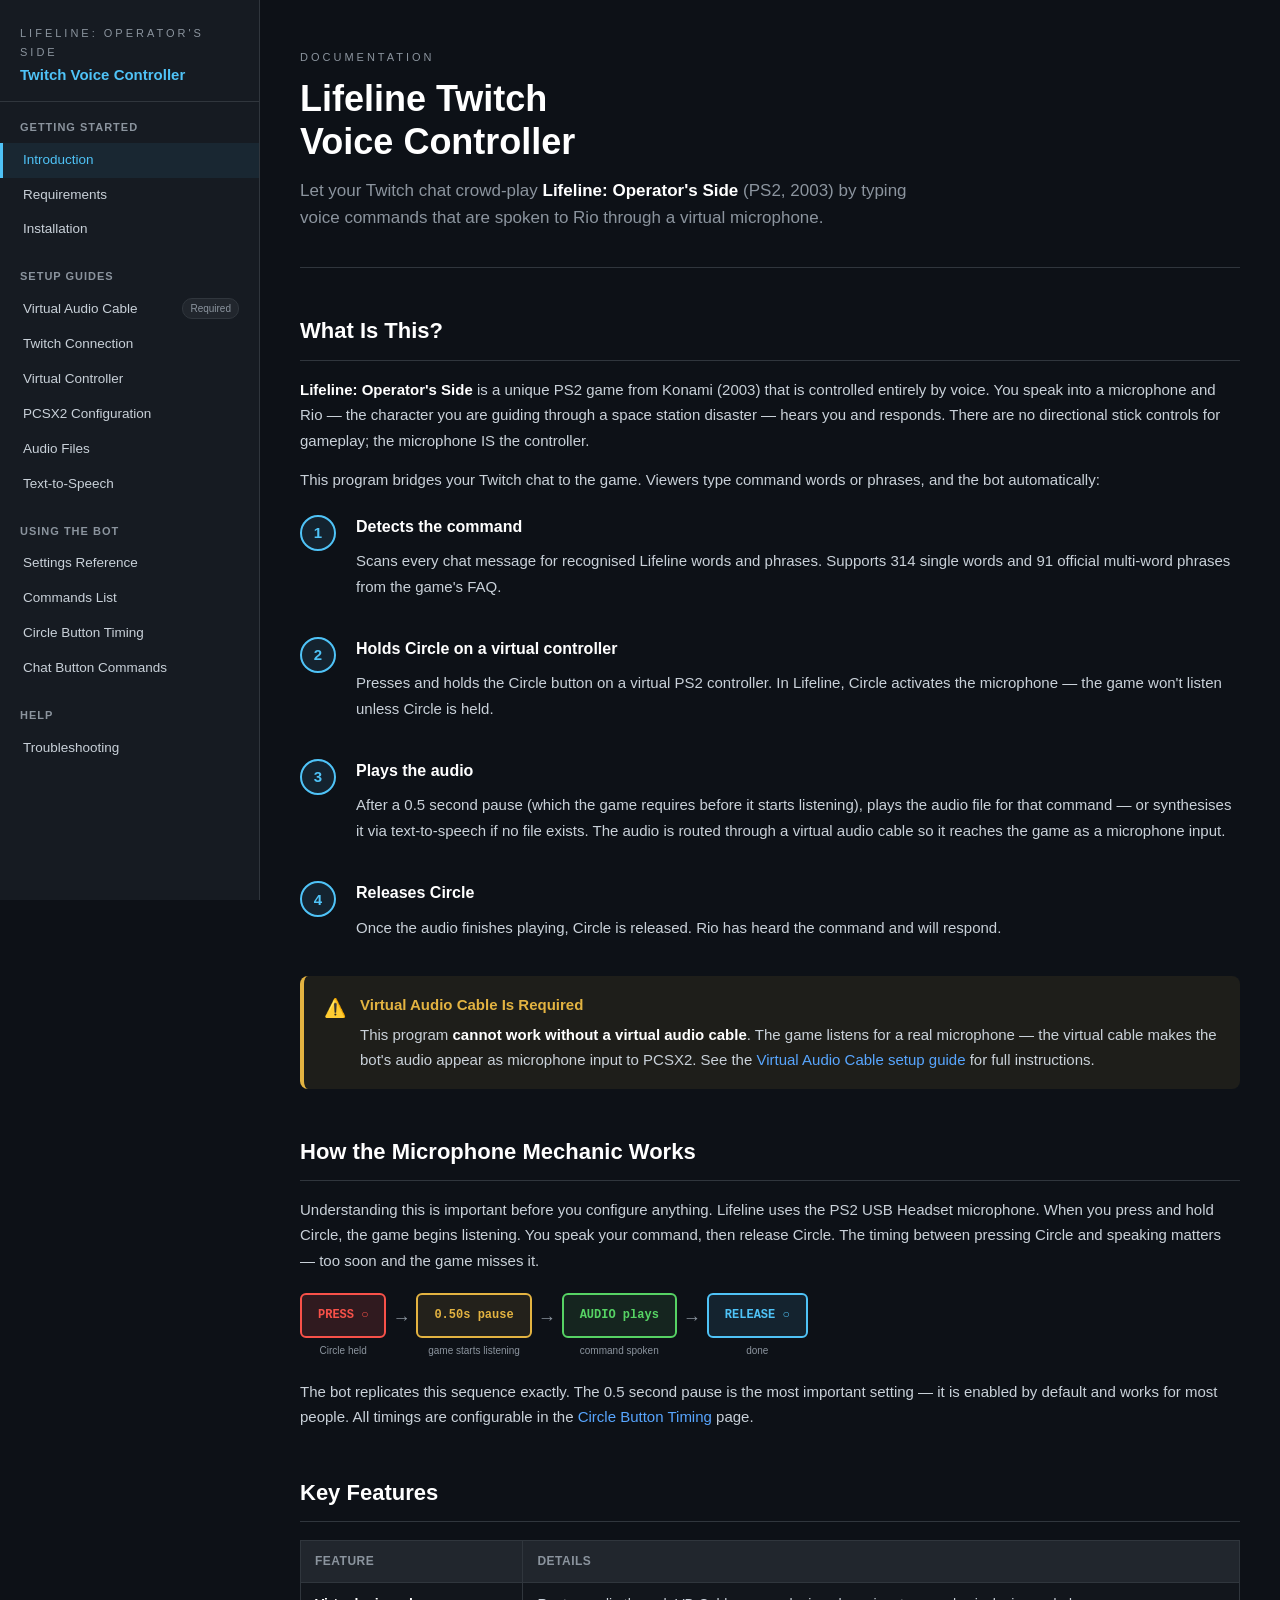
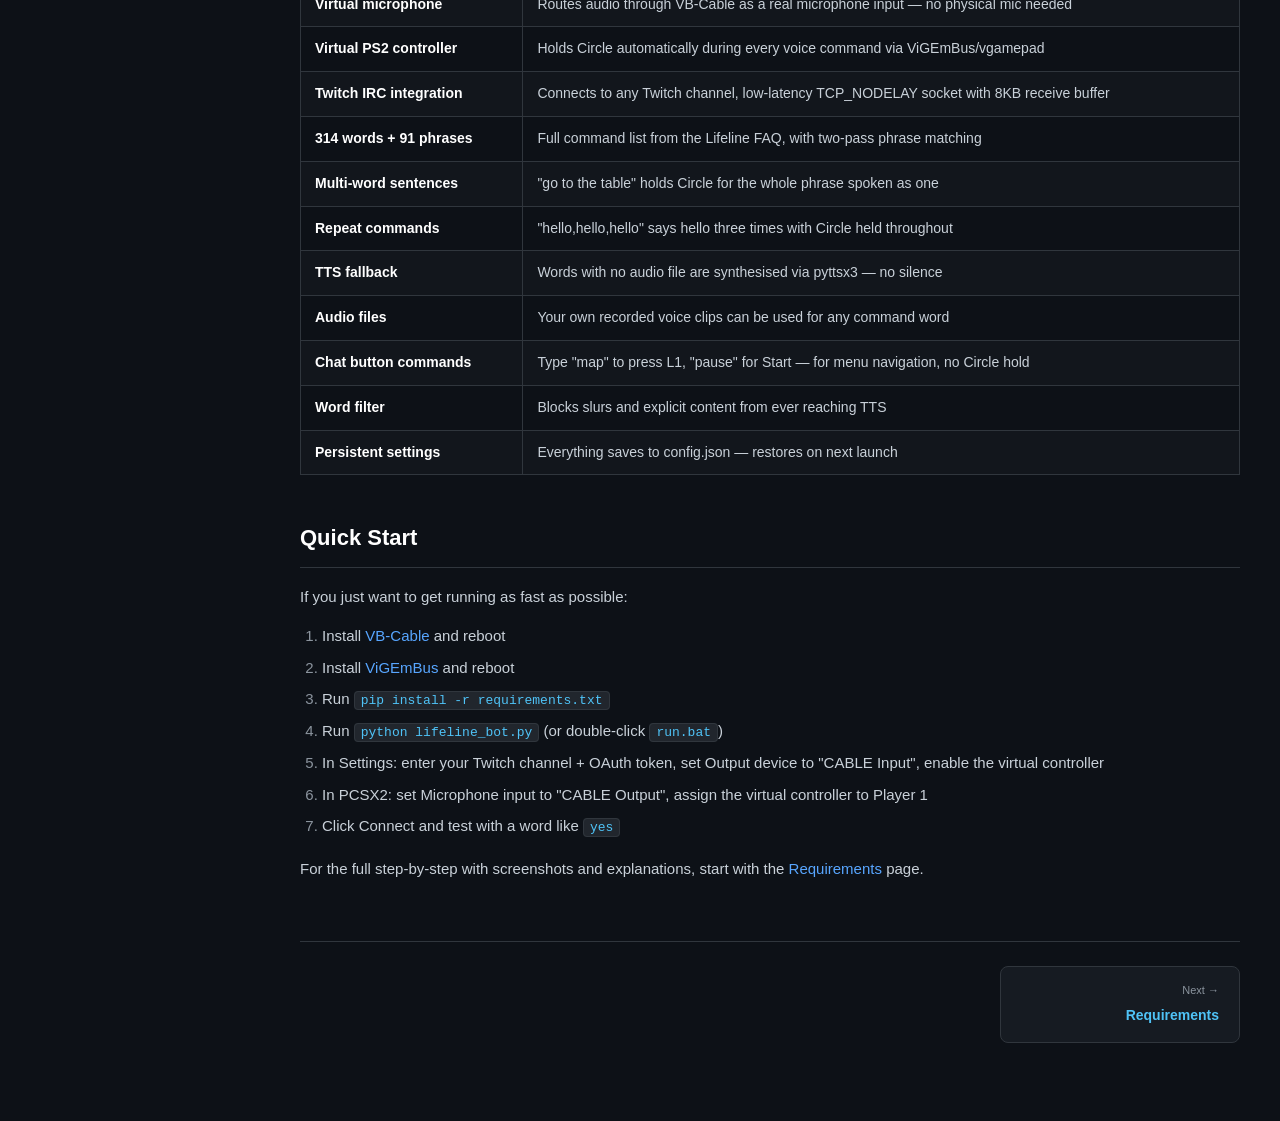
<file: docs/index.html>
<!DOCTYPE html>
<html lang="en">
<head>
<meta charset="UTF-8">
<meta name="viewport" content="width=device-width, initial-scale=1.0">
<title>Lifeline Twitch Voice Controller — Home</title>
<link rel="stylesheet" href="style.css">
</head>
<body>

<nav class="sidebar">
  <div class="sidebar-logo">
    <div class="game-title">Lifeline: Operator's Side</div>
    <div class="proj-title">Twitch Voice Controller</div>
  </div>
  <div class="nav-section">
    <div class="nav-section-label">Getting Started</div>
    <a href="index.html" class="active">Introduction</a>
    <a href="requirements.html">Requirements</a>
    <a href="installation.html">Installation</a>
  </div>
  <div class="nav-section">
    <div class="nav-section-label">Setup Guides</div>
    <a href="virtual-audio.html">Virtual Audio Cable <span class="badge">Required</span></a>
    <a href="twitch.html">Twitch Connection</a>
    <a href="controller.html">Virtual Controller</a>
    <a href="pcsx2.html">PCSX2 Configuration</a>
    <a href="audio-files.html">Audio Files</a>
    <a href="tts.html">Text-to-Speech</a>
  </div>
  <div class="nav-section">
    <div class="nav-section-label">Using the Bot</div>
    <a href="settings.html">Settings Reference</a>
    <a href="commands.html">Commands List</a>
    <a href="timing.html">Circle Button Timing</a>
    <a href="chat-buttons.html">Chat Button Commands</a>
  </div>
  <div class="nav-section">
    <div class="nav-section-label">Help</div>
    <a href="troubleshooting.html">Troubleshooting</a>
  </div>
</nav>

<main class="main">
  <div class="page-hero">
    <div class="eyebrow">Documentation</div>
    <h1>Lifeline Twitch<br>Voice Controller</h1>
    <p class="lead">Let your Twitch chat crowd-play <strong>Lifeline: Operator's Side</strong> (PS2, 2003) by typing voice commands that are spoken to Rio through a virtual microphone.</p>
  </div>

  <h2>What Is This?</h2>
  <p><strong>Lifeline: Operator's Side</strong> is a unique PS2 game from Konami (2003) that is controlled entirely by voice. You speak into a microphone and Rio — the character you are guiding through a space station disaster — hears you and responds. There are no directional stick controls for gameplay; the microphone IS the controller.</p>
  <p>This program bridges your Twitch chat to the game. Viewers type command words or phrases, and the bot automatically:</p>

  <div class="steps">
    <div class="step">
      <div class="step-num">1</div>
      <div class="step-content">
        <h4>Detects the command</h4>
        <p>Scans every chat message for recognised Lifeline words and phrases. Supports 314 single words and 91 official multi-word phrases from the game's FAQ.</p>
      </div>
    </div>
    <div class="step">
      <div class="step-num">2</div>
      <div class="step-content">
        <h4>Holds Circle on a virtual controller</h4>
        <p>Presses and holds the Circle button on a virtual PS2 controller. In Lifeline, Circle activates the microphone — the game won't listen unless Circle is held.</p>
      </div>
    </div>
    <div class="step">
      <div class="step-num">3</div>
      <div class="step-content">
        <h4>Plays the audio</h4>
        <p>After a 0.5 second pause (which the game requires before it starts listening), plays the audio file for that command — or synthesises it via text-to-speech if no file exists. The audio is routed through a virtual audio cable so it reaches the game as a microphone input.</p>
      </div>
    </div>
    <div class="step">
      <div class="step-num">4</div>
      <div class="step-content">
        <h4>Releases Circle</h4>
        <p>Once the audio finishes playing, Circle is released. Rio has heard the command and will respond.</p>
      </div>
    </div>
  </div>

  <div class="callout warning">
    <div class="callout-icon">⚠️</div>
    <div class="callout-body">
      <div class="callout-title">Virtual Audio Cable Is Required</div>
      <p>This program <strong>cannot work without a virtual audio cable</strong>. The game listens for a real microphone — the virtual cable makes the bot's audio appear as microphone input to PCSX2. See the <a href="virtual-audio.html">Virtual Audio Cable setup guide</a> for full instructions.</p>
    </div>
  </div>

  <h2>How the Microphone Mechanic Works</h2>
  <p>Understanding this is important before you configure anything. Lifeline uses the PS2 USB Headset microphone. When you press and hold Circle, the game begins listening. You speak your command, then release Circle. The timing between pressing Circle and speaking matters — too soon and the game misses it.</p>

  <div class="timeline">
    <div class="tl-item"><div class="tl-box press">PRESS ○</div><div class="tl-label">Circle held</div></div>
    <div class="tl-arrow">→</div>
    <div class="tl-item"><div class="tl-box pause">0.50s pause</div><div class="tl-label">game starts listening</div></div>
    <div class="tl-arrow">→</div>
    <div class="tl-item"><div class="tl-box audio">AUDIO plays</div><div class="tl-label">command spoken</div></div>
    <div class="tl-arrow">→</div>
    <div class="tl-item"><div class="tl-box release">RELEASE ○</div><div class="tl-label">done</div></div>
  </div>

  <p>The bot replicates this sequence exactly. The 0.5 second pause is the most important setting — it is enabled by default and works for most people. All timings are configurable in the <a href="timing.html">Circle Button Timing</a> page.</p>

  <h2>Key Features</h2>
  <table>
    <tr><th>Feature</th><th>Details</th></tr>
    <tr><td><strong>Virtual microphone</strong></td><td>Routes audio through VB-Cable as a real microphone input — no physical mic needed</td></tr>
    <tr><td><strong>Virtual PS2 controller</strong></td><td>Holds Circle automatically during every voice command via ViGEmBus/vgamepad</td></tr>
    <tr><td><strong>Twitch IRC integration</strong></td><td>Connects to any Twitch channel, low-latency TCP_NODELAY socket with 8KB receive buffer</td></tr>
    <tr><td><strong>314 words + 91 phrases</strong></td><td>Full command list from the Lifeline FAQ, with two-pass phrase matching</td></tr>
    <tr><td><strong>Multi-word sentences</strong></td><td>"go to the table" holds Circle for the whole phrase spoken as one</td></tr>
    <tr><td><strong>Repeat commands</strong></td><td>"hello,hello,hello" says hello three times with Circle held throughout</td></tr>
    <tr><td><strong>TTS fallback</strong></td><td>Words with no audio file are synthesised via pyttsx3 — no silence</td></tr>
    <tr><td><strong>Audio files</strong></td><td>Your own recorded voice clips can be used for any command word</td></tr>
    <tr><td><strong>Chat button commands</strong></td><td>Type "map" to press L1, "pause" for Start — for menu navigation, no Circle hold</td></tr>
    <tr><td><strong>Word filter</strong></td><td>Blocks slurs and explicit content from ever reaching TTS</td></tr>
    <tr><td><strong>Persistent settings</strong></td><td>Everything saves to config.json — restores on next launch</td></tr>
  </table>

  <h2>Quick Start</h2>
  <p>If you just want to get running as fast as possible:</p>
  <ol>
    <li>Install <a href="https://vb-audio.com/Cable" target="_blank">VB-Cable</a> and reboot</li>
    <li>Install <a href="https://github.com/nefarius/ViGEmBus/releases" target="_blank">ViGEmBus</a> and reboot</li>
    <li>Run <code>pip install -r requirements.txt</code></li>
    <li>Run <code>python lifeline_bot.py</code> (or double-click <code>run.bat</code>)</li>
    <li>In Settings: enter your Twitch channel + OAuth token, set Output device to "CABLE Input", enable the virtual controller</li>
    <li>In PCSX2: set Microphone input to "CABLE Output", assign the virtual controller to Player 1</li>
    <li>Click Connect and test with a word like <code>yes</code></li>
  </ol>
  <p>For the full step-by-step with screenshots and explanations, start with the <a href="requirements.html">Requirements</a> page.</p>

  <div class="page-nav">
    <div></div>
    <a href="requirements.html" class="next">
      <span class="nav-dir">Next →</span>
      <span class="nav-title">Requirements</span>
    </a>
  </div>
</main>
</body>
</html>
</file>
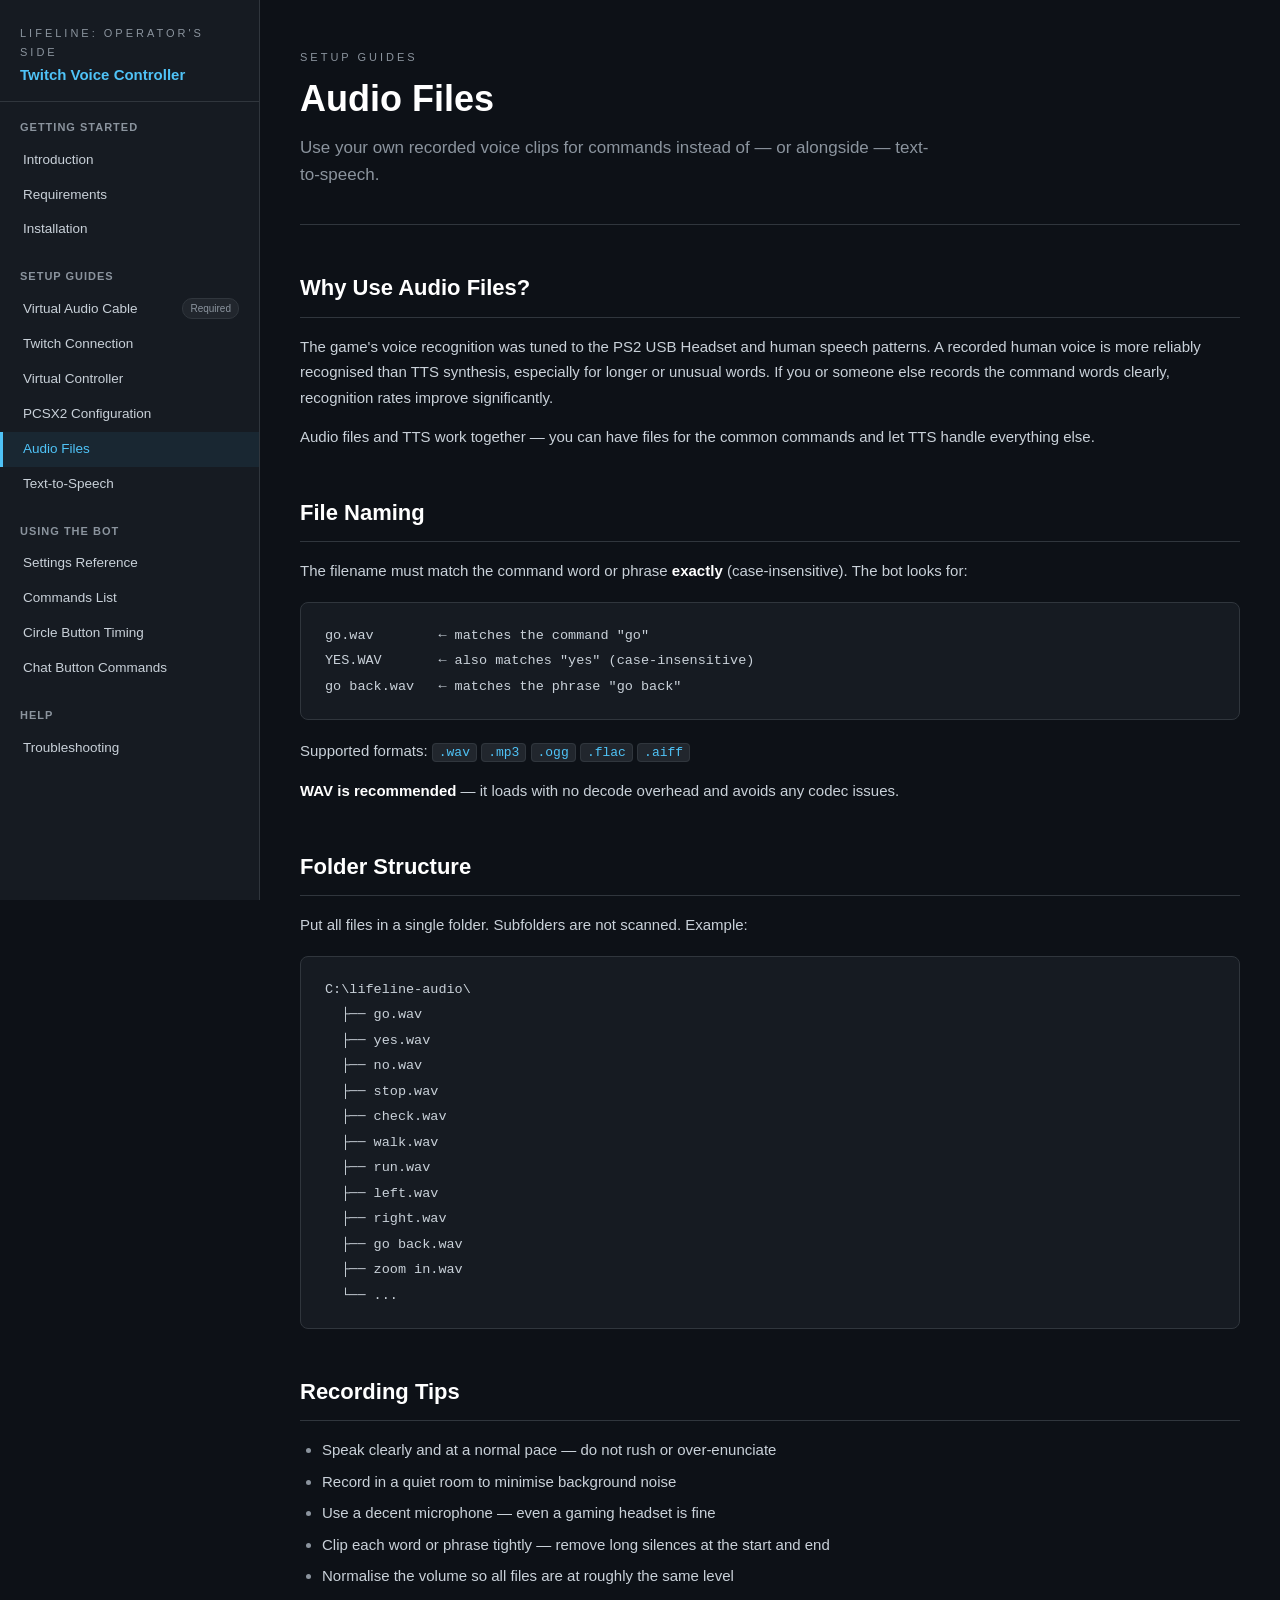
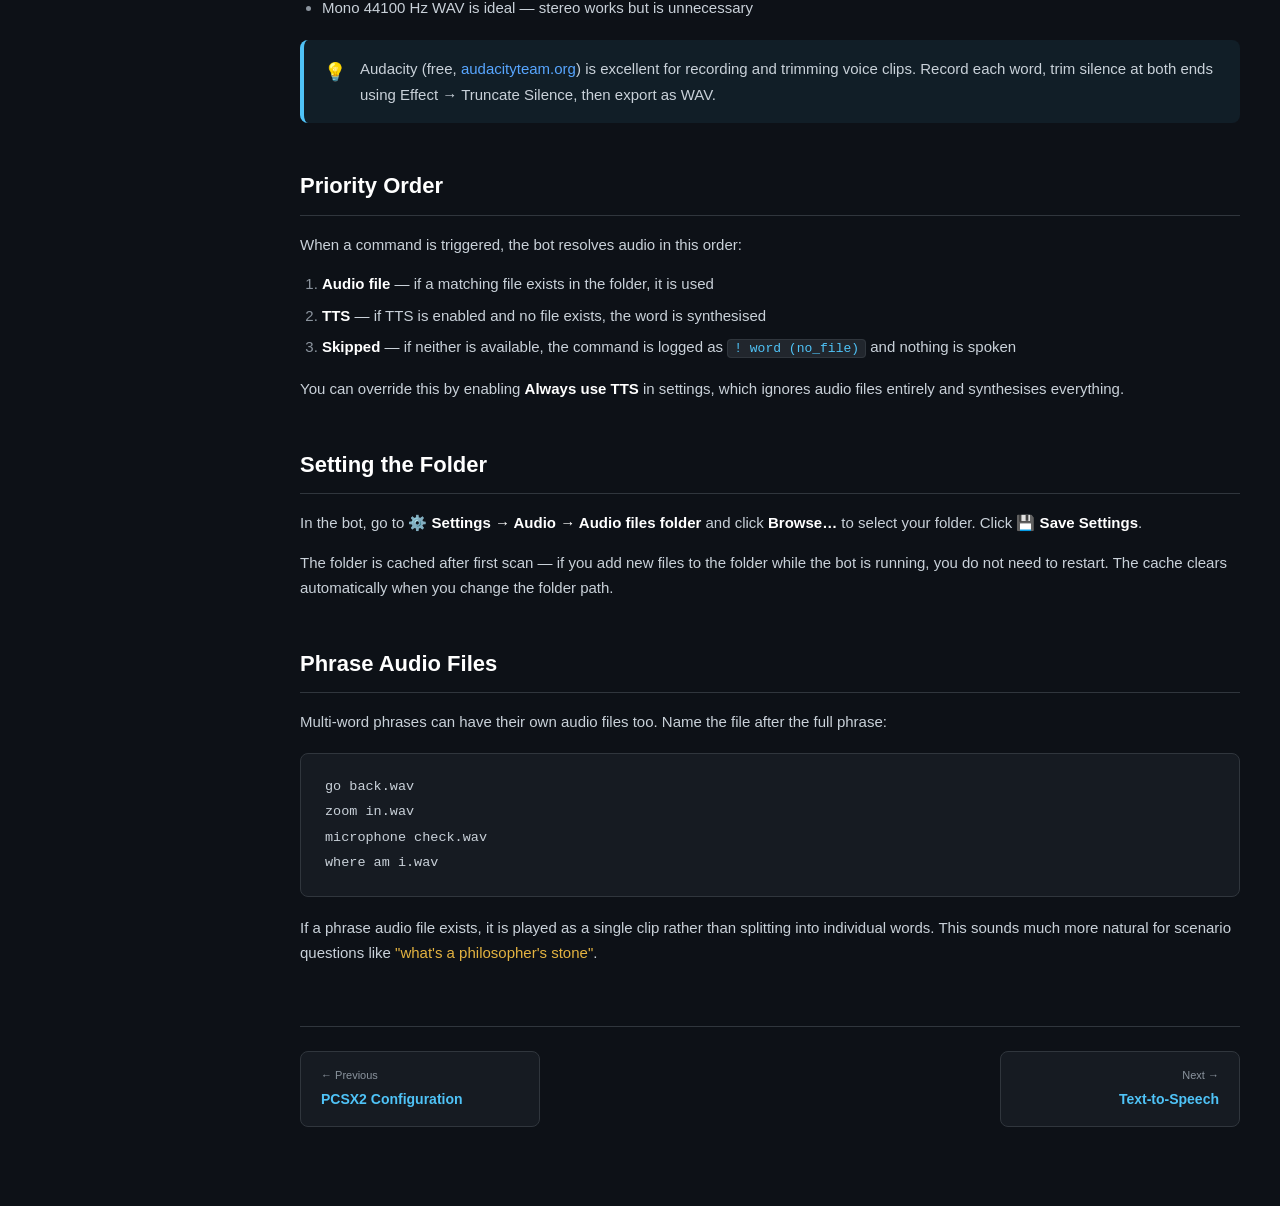
<file: docs/audio-files.html>
<!DOCTYPE html>
<html lang="en">
<head><meta charset="UTF-8"><meta name="viewport" content="width=device-width, initial-scale=1.0">
<title>Audio Files — Lifeline Twitch Voice Controller</title>
<link rel="stylesheet" href="style.css"></head>
<body>
<nav class="sidebar">
  <div class="sidebar-logo"><div class="game-title">Lifeline: Operator's Side</div><div class="proj-title">Twitch Voice Controller</div></div>
  <div class="nav-section"><div class="nav-section-label">Getting Started</div>
    <a href="index.html">Introduction</a><a href="requirements.html">Requirements</a><a href="installation.html">Installation</a>
  </div>
  <div class="nav-section"><div class="nav-section-label">Setup Guides</div>
    <a href="virtual-audio.html">Virtual Audio Cable <span class="badge">Required</span></a>
    <a href="twitch.html">Twitch Connection</a><a href="controller.html">Virtual Controller</a>
    <a href="pcsx2.html">PCSX2 Configuration</a><a href="audio-files.html" class="active">Audio Files</a><a href="tts.html">Text-to-Speech</a>
  </div>
  <div class="nav-section"><div class="nav-section-label">Using the Bot</div>
    <a href="settings.html">Settings Reference</a><a href="commands.html">Commands List</a>
    <a href="timing.html">Circle Button Timing</a><a href="chat-buttons.html">Chat Button Commands</a>
  </div>
  <div class="nav-section"><div class="nav-section-label">Help</div><a href="troubleshooting.html">Troubleshooting</a></div>
</nav>
<main class="main">
  <div class="page-hero">
    <div class="eyebrow">Setup Guides</div>
    <h1>Audio Files</h1>
    <p class="lead">Use your own recorded voice clips for commands instead of — or alongside — text-to-speech.</p>
  </div>

  <h2>Why Use Audio Files?</h2>
  <p>The game's voice recognition was tuned to the PS2 USB Headset and human speech patterns. A recorded human voice is more reliably recognised than TTS synthesis, especially for longer or unusual words. If you or someone else records the command words clearly, recognition rates improve significantly.</p>
  <p>Audio files and TTS work together — you can have files for the common commands and let TTS handle everything else.</p>

  <h2>File Naming</h2>
  <p>The filename must match the command word or phrase <strong>exactly</strong> (case-insensitive). The bot looks for:</p>
  <pre><code>go.wav        ← matches the command "go"
YES.WAV       ← also matches "yes" (case-insensitive)
go back.wav   ← matches the phrase "go back"</code></pre>
  <p>Supported formats: <code>.wav</code> <code>.mp3</code> <code>.ogg</code> <code>.flac</code> <code>.aiff</code></p>
  <p><strong>WAV is recommended</strong> — it loads with no decode overhead and avoids any codec issues.</p>

  <h2>Folder Structure</h2>
  <p>Put all files in a single folder. Subfolders are not scanned. Example:</p>
  <pre><code>C:\lifeline-audio\
  ├── go.wav
  ├── yes.wav
  ├── no.wav
  ├── stop.wav
  ├── check.wav
  ├── walk.wav
  ├── run.wav
  ├── left.wav
  ├── right.wav
  ├── go back.wav
  ├── zoom in.wav
  └── ...</code></pre>

  <h2>Recording Tips</h2>
  <ul>
    <li>Speak clearly and at a normal pace — do not rush or over-enunciate</li>
    <li>Record in a quiet room to minimise background noise</li>
    <li>Use a decent microphone — even a gaming headset is fine</li>
    <li>Clip each word or phrase tightly — remove long silences at the start and end</li>
    <li>Normalise the volume so all files are at roughly the same level</li>
    <li>Mono 44100 Hz WAV is ideal — stereo works but is unnecessary</li>
  </ul>
  <div class="callout info">
    <div class="callout-icon">💡</div>
    <div class="callout-body"><p>Audacity (free, <a href="https://www.audacityteam.org" target="_blank">audacityteam.org</a>) is excellent for recording and trimming voice clips. Record each word, trim silence at both ends using Effect → Truncate Silence, then export as WAV.</p></div>
  </div>

  <h2>Priority Order</h2>
  <p>When a command is triggered, the bot resolves audio in this order:</p>
  <ol>
    <li><strong>Audio file</strong> — if a matching file exists in the folder, it is used</li>
    <li><strong>TTS</strong> — if TTS is enabled and no file exists, the word is synthesised</li>
    <li><strong>Skipped</strong> — if neither is available, the command is logged as <code>! word (no_file)</code> and nothing is spoken</li>
  </ol>
  <p>You can override this by enabling <strong>Always use TTS</strong> in settings, which ignores audio files entirely and synthesises everything.</p>

  <h2>Setting the Folder</h2>
  <p>In the bot, go to <strong>⚙️ Settings → Audio → Audio files folder</strong> and click <strong>Browse…</strong> to select your folder. Click <strong>💾 Save Settings</strong>.</p>
  <p>The folder is cached after first scan — if you add new files to the folder while the bot is running, you do not need to restart. The cache clears automatically when you change the folder path.</p>

  <h2>Phrase Audio Files</h2>
  <p>Multi-word phrases can have their own audio files too. Name the file after the full phrase:</p>
  <pre><code>go back.wav
zoom in.wav
microphone check.wav
where am i.wav</code></pre>
  <p>If a phrase audio file exists, it is played as a single clip rather than splitting into individual words. This sounds much more natural for scenario questions like <em>"what's a philosopher's stone"</em>.</p>

  <div class="page-nav">
    <a href="pcsx2.html"><span class="nav-dir">← Previous</span><span class="nav-title">PCSX2 Configuration</span></a>
    <a href="tts.html" class="next"><span class="nav-dir">Next →</span><span class="nav-title">Text-to-Speech</span></a>
  </div>
</main>
</body>
</html>
</file>
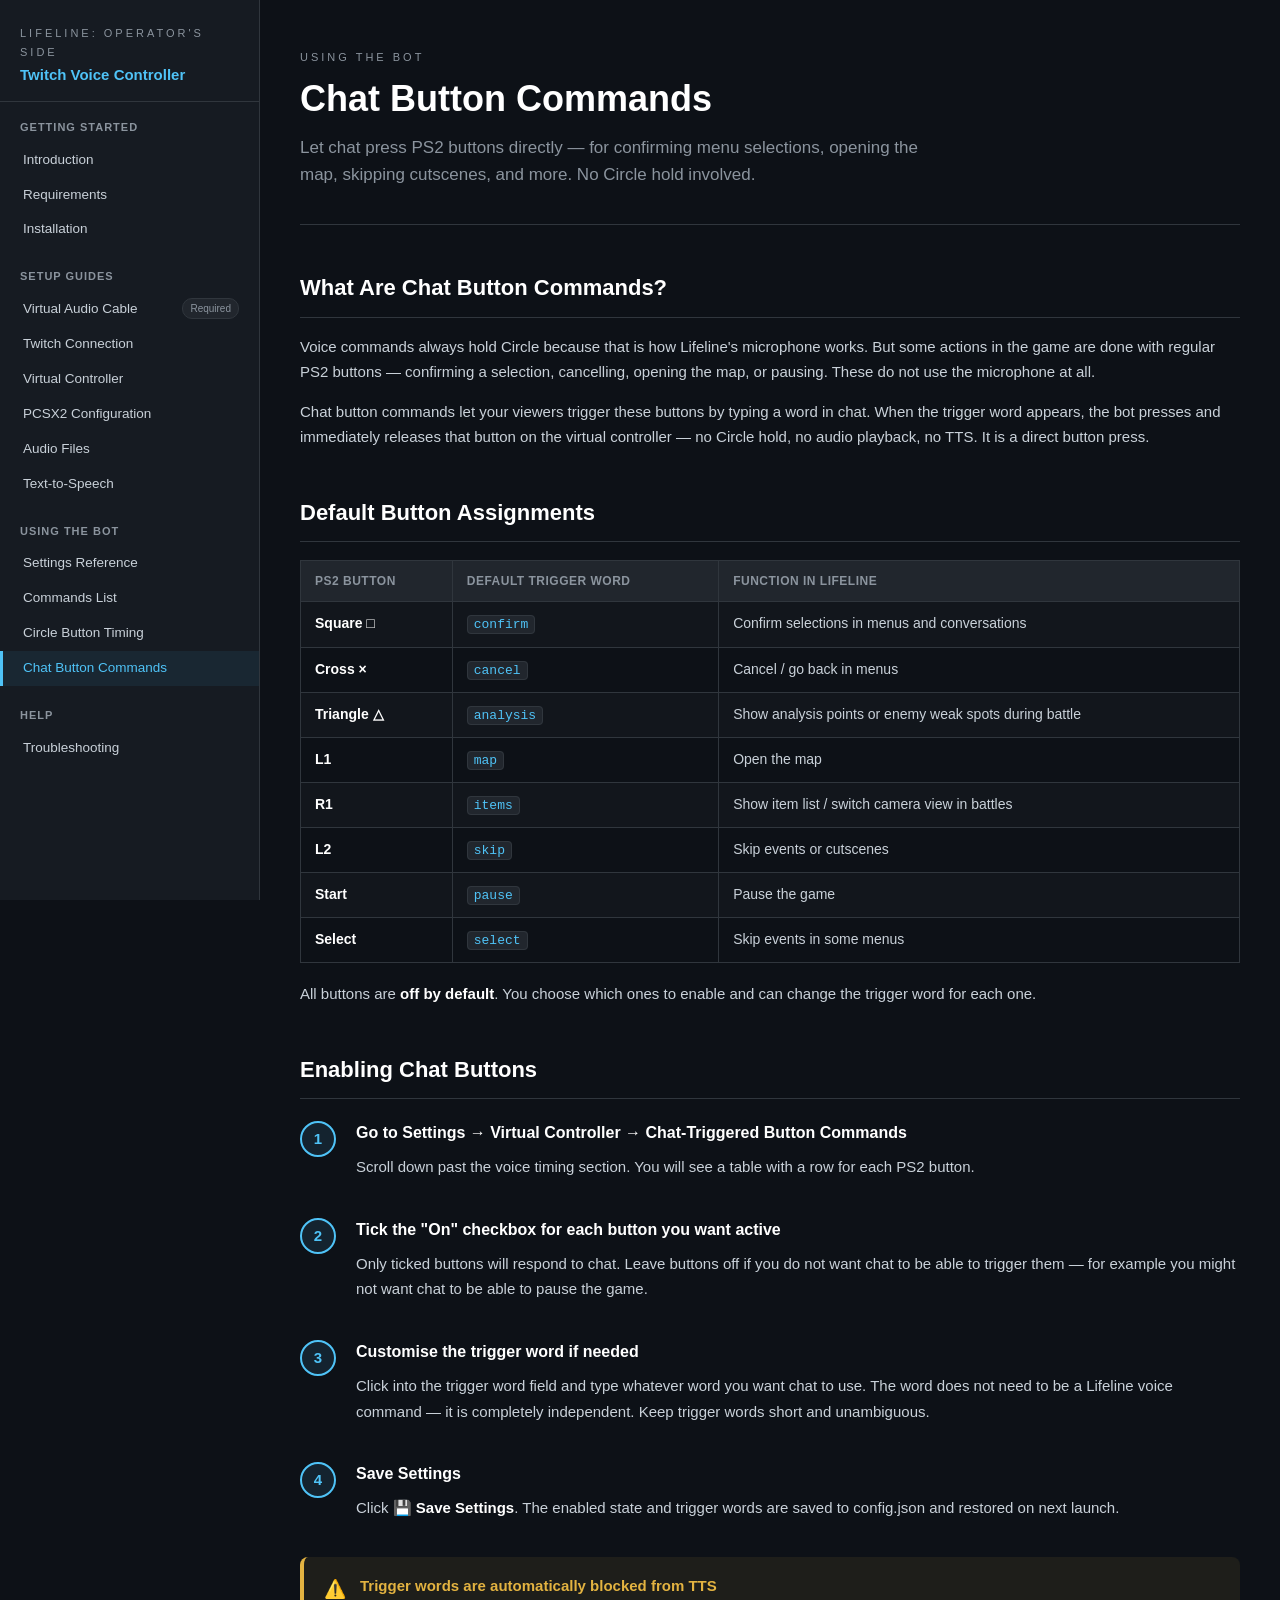
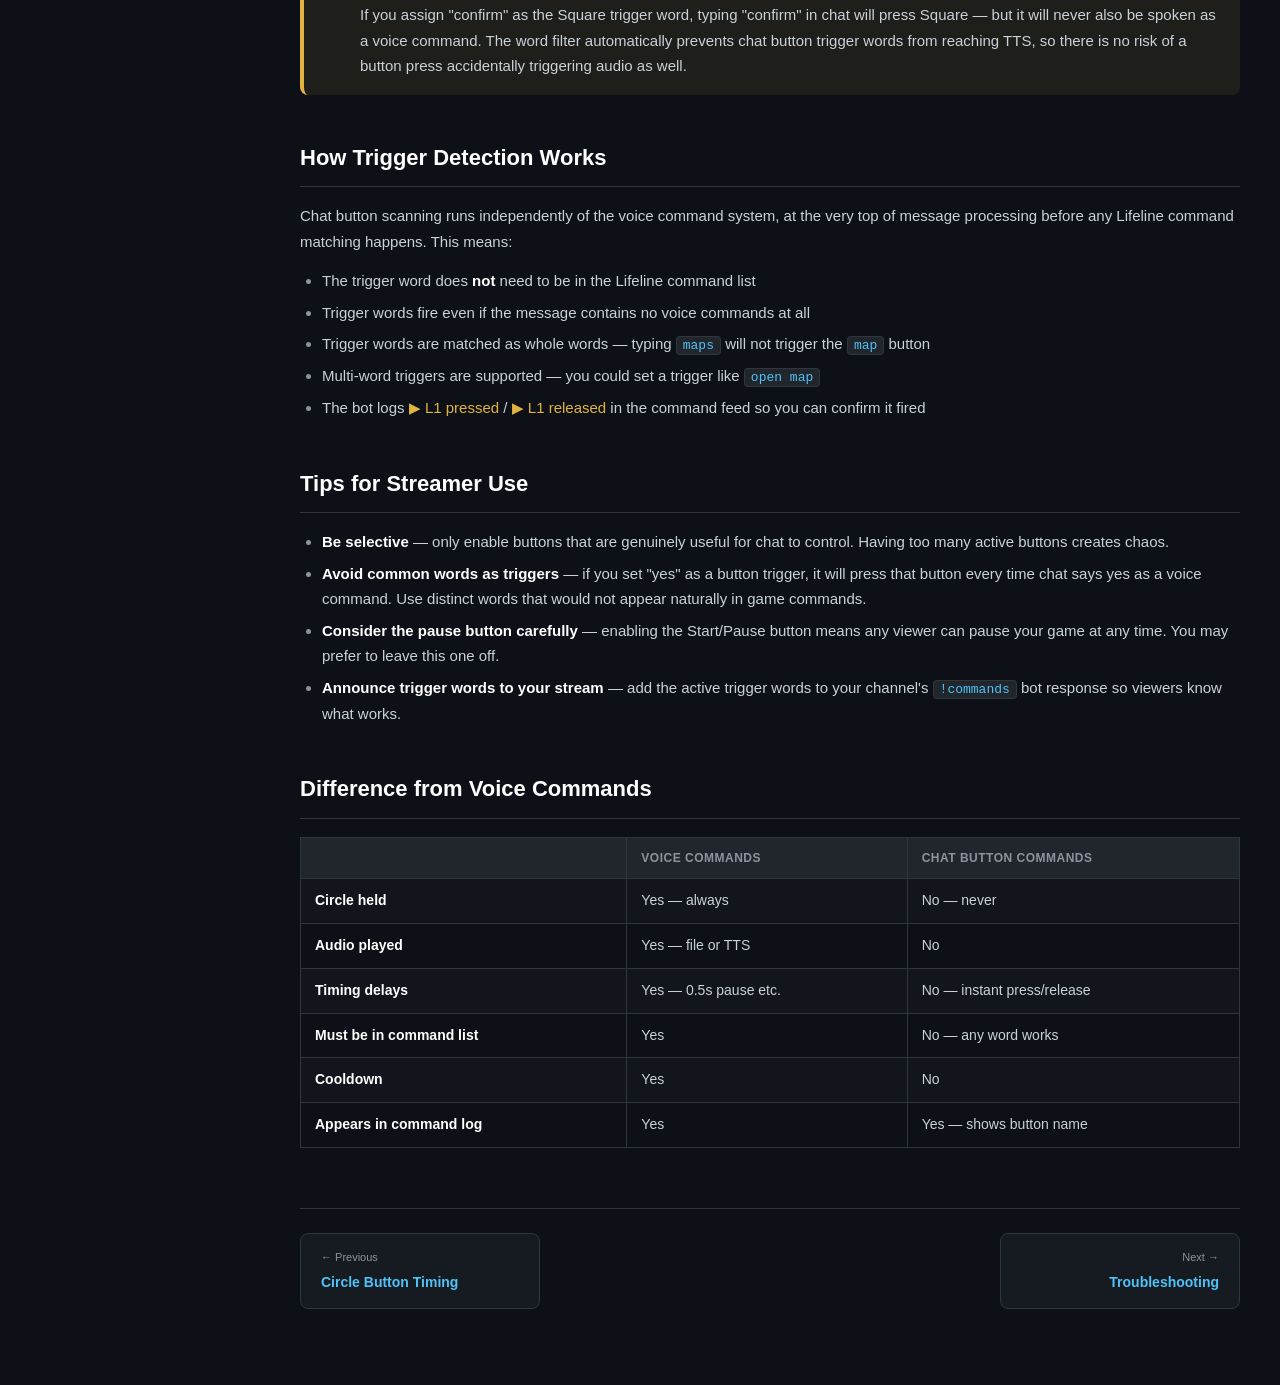
<file: docs/chat-buttons.html>
<!DOCTYPE html>
<html lang="en">
<head><meta charset="UTF-8"><meta name="viewport" content="width=device-width, initial-scale=1.0">
<title>Chat Button Commands — Lifeline Twitch Voice Controller</title>
<link rel="stylesheet" href="style.css"></head>
<body>
<nav class="sidebar">
  <div class="sidebar-logo"><div class="game-title">Lifeline: Operator's Side</div><div class="proj-title">Twitch Voice Controller</div></div>
  <div class="nav-section"><div class="nav-section-label">Getting Started</div>
    <a href="index.html">Introduction</a><a href="requirements.html">Requirements</a><a href="installation.html">Installation</a>
  </div>
  <div class="nav-section"><div class="nav-section-label">Setup Guides</div>
    <a href="virtual-audio.html">Virtual Audio Cable <span class="badge">Required</span></a>
    <a href="twitch.html">Twitch Connection</a><a href="controller.html">Virtual Controller</a>
    <a href="pcsx2.html">PCSX2 Configuration</a><a href="audio-files.html">Audio Files</a><a href="tts.html">Text-to-Speech</a>
  </div>
  <div class="nav-section"><div class="nav-section-label">Using the Bot</div>
    <a href="settings.html">Settings Reference</a><a href="commands.html">Commands List</a>
    <a href="timing.html">Circle Button Timing</a><a href="chat-buttons.html" class="active">Chat Button Commands</a>
  </div>
  <div class="nav-section"><div class="nav-section-label">Help</div><a href="troubleshooting.html">Troubleshooting</a></div>
</nav>
<main class="main">
  <div class="page-hero">
    <div class="eyebrow">Using the Bot</div>
    <h1>Chat Button Commands</h1>
    <p class="lead">Let chat press PS2 buttons directly — for confirming menu selections, opening the map, skipping cutscenes, and more. No Circle hold involved.</p>
  </div>

  <h2>What Are Chat Button Commands?</h2>
  <p>Voice commands always hold Circle because that is how Lifeline's microphone works. But some actions in the game are done with regular PS2 buttons — confirming a selection, cancelling, opening the map, or pausing. These do not use the microphone at all.</p>
  <p>Chat button commands let your viewers trigger these buttons by typing a word in chat. When the trigger word appears, the bot presses and immediately releases that button on the virtual controller — no Circle hold, no audio playback, no TTS. It is a direct button press.</p>

  <h2>Default Button Assignments</h2>
  <table>
    <tr><th>PS2 Button</th><th>Default trigger word</th><th>Function in Lifeline</th></tr>
    <tr><td><strong>Square □</strong></td><td><code>confirm</code></td><td>Confirm selections in menus and conversations</td></tr>
    <tr><td><strong>Cross ×</strong></td><td><code>cancel</code></td><td>Cancel / go back in menus</td></tr>
    <tr><td><strong>Triangle △</strong></td><td><code>analysis</code></td><td>Show analysis points or enemy weak spots during battle</td></tr>
    <tr><td><strong>L1</strong></td><td><code>map</code></td><td>Open the map</td></tr>
    <tr><td><strong>R1</strong></td><td><code>items</code></td><td>Show item list / switch camera view in battles</td></tr>
    <tr><td><strong>L2</strong></td><td><code>skip</code></td><td>Skip events or cutscenes</td></tr>
    <tr><td><strong>Start</strong></td><td><code>pause</code></td><td>Pause the game</td></tr>
    <tr><td><strong>Select</strong></td><td><code>select</code></td><td>Skip events in some menus</td></tr>
  </table>

  <p>All buttons are <strong>off by default</strong>. You choose which ones to enable and can change the trigger word for each one.</p>

  <h2>Enabling Chat Buttons</h2>
  <div class="steps">
    <div class="step">
      <div class="step-num">1</div>
      <div class="step-content">
        <h4>Go to Settings → Virtual Controller → Chat-Triggered Button Commands</h4>
        <p>Scroll down past the voice timing section. You will see a table with a row for each PS2 button.</p>
      </div>
    </div>
    <div class="step">
      <div class="step-num">2</div>
      <div class="step-content">
        <h4>Tick the "On" checkbox for each button you want active</h4>
        <p>Only ticked buttons will respond to chat. Leave buttons off if you do not want chat to be able to trigger them — for example you might not want chat to be able to pause the game.</p>
      </div>
    </div>
    <div class="step">
      <div class="step-num">3</div>
      <div class="step-content">
        <h4>Customise the trigger word if needed</h4>
        <p>Click into the trigger word field and type whatever word you want chat to use. The word does not need to be a Lifeline voice command — it is completely independent. Keep trigger words short and unambiguous.</p>
      </div>
    </div>
    <div class="step">
      <div class="step-num">4</div>
      <div class="step-content">
        <h4>Save Settings</h4>
        <p>Click <strong>💾 Save Settings</strong>. The enabled state and trigger words are saved to config.json and restored on next launch.</p>
      </div>
    </div>
  </div>

  <div class="callout warning">
    <div class="callout-icon">⚠️</div>
    <div class="callout-body">
      <div class="callout-title">Trigger words are automatically blocked from TTS</div>
      <p>If you assign "confirm" as the Square trigger word, typing "confirm" in chat will press Square — but it will never also be spoken as a voice command. The word filter automatically prevents chat button trigger words from reaching TTS, so there is no risk of a button press accidentally triggering audio as well.</p>
    </div>
  </div>

  <h2>How Trigger Detection Works</h2>
  <p>Chat button scanning runs independently of the voice command system, at the very top of message processing before any Lifeline command matching happens. This means:</p>
  <ul>
    <li>The trigger word does <strong>not</strong> need to be in the Lifeline command list</li>
    <li>Trigger words fire even if the message contains no voice commands at all</li>
    <li>Trigger words are matched as whole words — typing <code>maps</code> will not trigger the <code>map</code> button</li>
    <li>Multi-word triggers are supported — you could set a trigger like <code>open map</code></li>
    <li>The bot logs <em>▶ L1 pressed</em> / <em>▶ L1 released</em> in the command feed so you can confirm it fired</li>
  </ul>

  <h2>Tips for Streamer Use</h2>
  <ul>
    <li><strong>Be selective</strong> — only enable buttons that are genuinely useful for chat to control. Having too many active buttons creates chaos.</li>
    <li><strong>Avoid common words as triggers</strong> — if you set "yes" as a button trigger, it will press that button every time chat says yes as a voice command. Use distinct words that would not appear naturally in game commands.</li>
    <li><strong>Consider the pause button carefully</strong> — enabling the Start/Pause button means any viewer can pause your game at any time. You may prefer to leave this one off.</li>
    <li><strong>Announce trigger words to your stream</strong> — add the active trigger words to your channel's <code>!commands</code> bot response so viewers know what works.</li>
  </ul>

  <h2>Difference from Voice Commands</h2>
  <table>
    <tr><th></th><th>Voice Commands</th><th>Chat Button Commands</th></tr>
    <tr><td><strong>Circle held</strong></td><td>Yes — always</td><td>No — never</td></tr>
    <tr><td><strong>Audio played</strong></td><td>Yes — file or TTS</td><td>No</td></tr>
    <tr><td><strong>Timing delays</strong></td><td>Yes — 0.5s pause etc.</td><td>No — instant press/release</td></tr>
    <tr><td><strong>Must be in command list</strong></td><td>Yes</td><td>No — any word works</td></tr>
    <tr><td><strong>Cooldown</strong></td><td>Yes</td><td>No</td></tr>
    <tr><td><strong>Appears in command log</strong></td><td>Yes</td><td>Yes — shows button name</td></tr>
  </table>

  <div class="page-nav">
    <a href="timing.html"><span class="nav-dir">← Previous</span><span class="nav-title">Circle Button Timing</span></a>
    <a href="troubleshooting.html" class="next"><span class="nav-dir">Next →</span><span class="nav-title">Troubleshooting</span></a>
  </div>
</main>
</body>
</html>
</file>
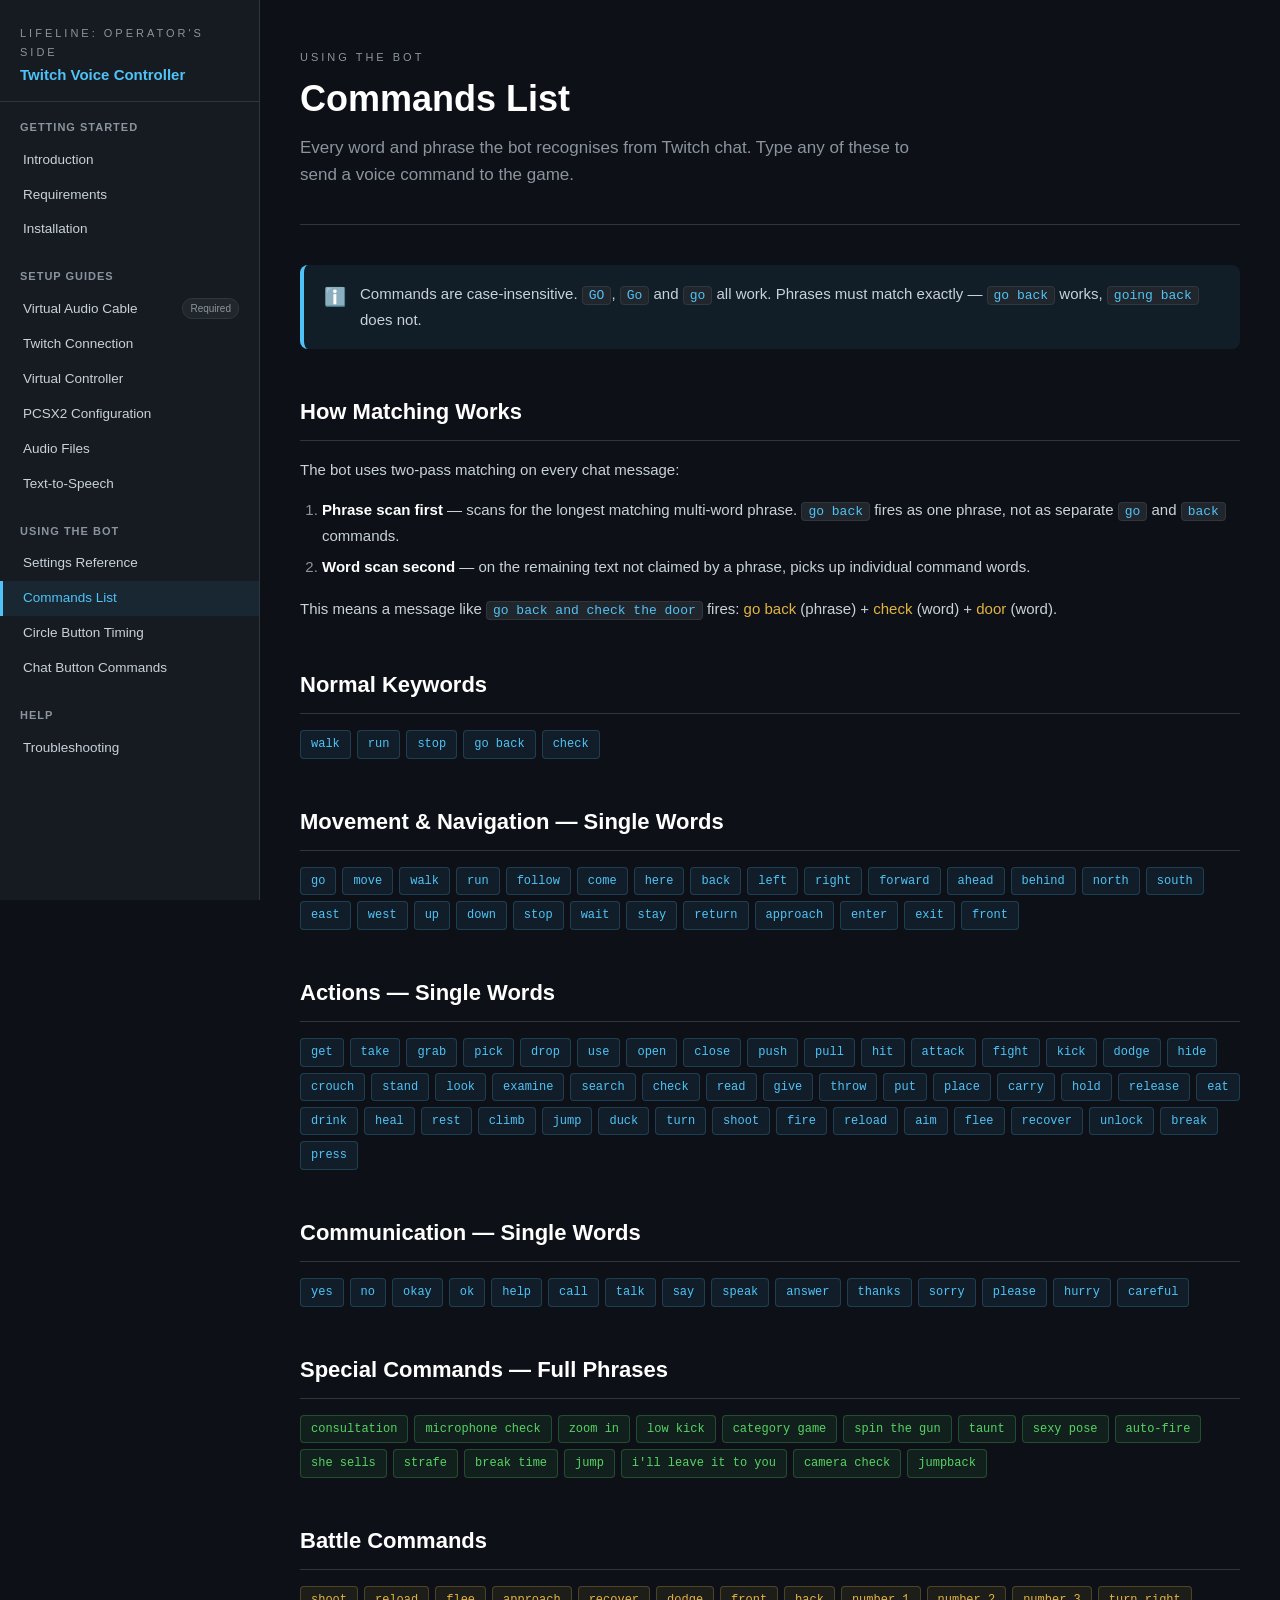
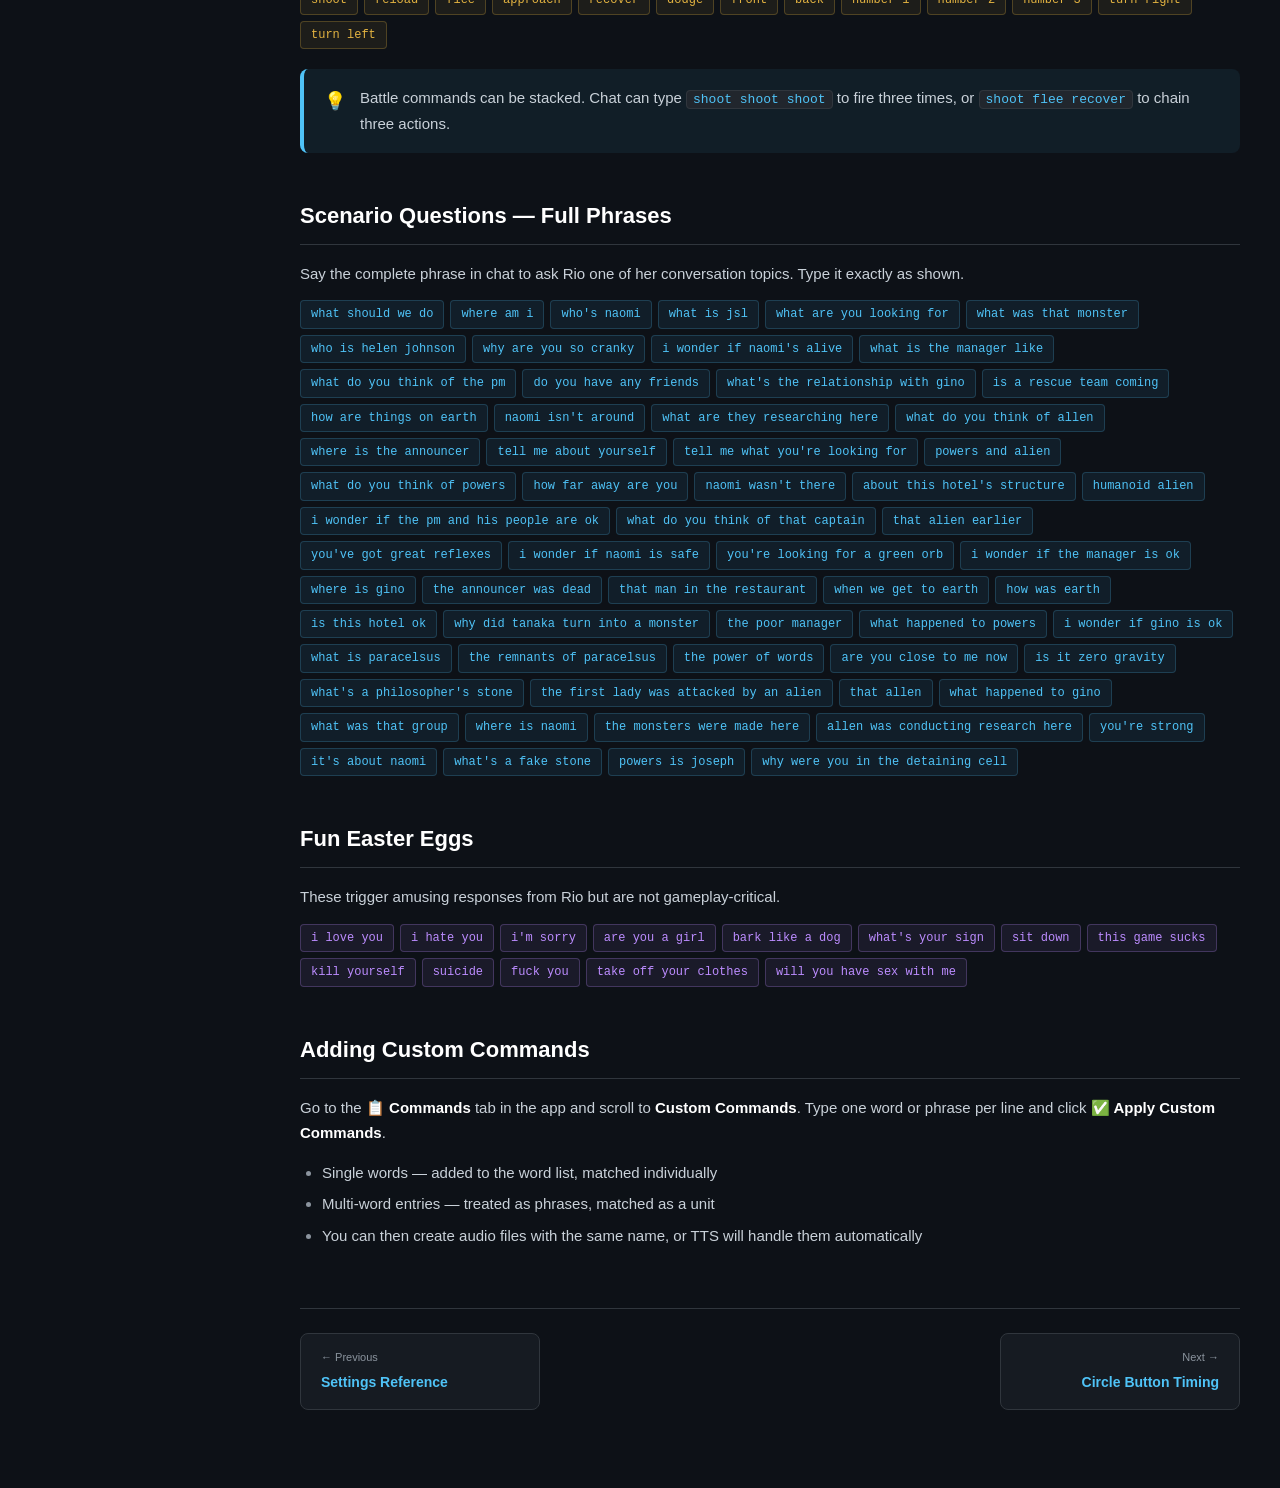
<file: docs/commands.html>
<!DOCTYPE html>
<html lang="en">
<head><meta charset="UTF-8"><meta name="viewport" content="width=device-width, initial-scale=1.0">
<title>Commands List — Lifeline Twitch Voice Controller</title>
<link rel="stylesheet" href="style.css"></head>
<body>
<nav class="sidebar">
  <div class="sidebar-logo"><div class="game-title">Lifeline: Operator's Side</div><div class="proj-title">Twitch Voice Controller</div></div>
  <div class="nav-section"><div class="nav-section-label">Getting Started</div>
    <a href="index.html">Introduction</a><a href="requirements.html">Requirements</a><a href="installation.html">Installation</a>
  </div>
  <div class="nav-section"><div class="nav-section-label">Setup Guides</div>
    <a href="virtual-audio.html">Virtual Audio Cable <span class="badge">Required</span></a>
    <a href="twitch.html">Twitch Connection</a><a href="controller.html">Virtual Controller</a>
    <a href="pcsx2.html">PCSX2 Configuration</a><a href="audio-files.html">Audio Files</a><a href="tts.html">Text-to-Speech</a>
  </div>
  <div class="nav-section"><div class="nav-section-label">Using the Bot</div>
    <a href="settings.html">Settings Reference</a><a href="commands.html" class="active">Commands List</a>
    <a href="timing.html">Circle Button Timing</a><a href="chat-buttons.html">Chat Button Commands</a>
  </div>
  <div class="nav-section"><div class="nav-section-label">Help</div><a href="troubleshooting.html">Troubleshooting</a></div>
</nav>
<main class="main">
  <div class="page-hero">
    <div class="eyebrow">Using the Bot</div>
    <h1>Commands List</h1>
    <p class="lead">Every word and phrase the bot recognises from Twitch chat. Type any of these to send a voice command to the game.</p>
  </div>

  <div class="callout info">
    <div class="callout-icon">ℹ️</div>
    <div class="callout-body"><p>Commands are case-insensitive. <code>GO</code>, <code>Go</code> and <code>go</code> all work. Phrases must match exactly — <code>go back</code> works, <code>going back</code> does not.</p></div>
  </div>

  <h2>How Matching Works</h2>
  <p>The bot uses two-pass matching on every chat message:</p>
  <ol>
    <li><strong>Phrase scan first</strong> — scans for the longest matching multi-word phrase. <code>go back</code> fires as one phrase, not as separate <code>go</code> and <code>back</code> commands.</li>
    <li><strong>Word scan second</strong> — on the remaining text not claimed by a phrase, picks up individual command words.</li>
  </ol>
  <p>This means a message like <code>go back and check the door</code> fires: <em>go back</em> (phrase) + <em>check</em> (word) + <em>door</em> (word).</p>

  <h2>Normal Keywords</h2>
  <div class="tag-grid">
    <span class="tag">walk</span><span class="tag">run</span><span class="tag">stop</span><span class="tag">go back</span><span class="tag">check</span>
  </div>

  <h2>Movement &amp; Navigation — Single Words</h2>
  <div class="tag-grid">
    <span class="tag">go</span><span class="tag">move</span><span class="tag">walk</span><span class="tag">run</span><span class="tag">follow</span><span class="tag">come</span><span class="tag">here</span><span class="tag">back</span><span class="tag">left</span><span class="tag">right</span><span class="tag">forward</span><span class="tag">ahead</span><span class="tag">behind</span><span class="tag">north</span><span class="tag">south</span><span class="tag">east</span><span class="tag">west</span><span class="tag">up</span><span class="tag">down</span><span class="tag">stop</span><span class="tag">wait</span><span class="tag">stay</span><span class="tag">return</span><span class="tag">approach</span><span class="tag">enter</span><span class="tag">exit</span><span class="tag">front</span>
  </div>

  <h2>Actions — Single Words</h2>
  <div class="tag-grid">
    <span class="tag">get</span><span class="tag">take</span><span class="tag">grab</span><span class="tag">pick</span><span class="tag">drop</span><span class="tag">use</span><span class="tag">open</span><span class="tag">close</span><span class="tag">push</span><span class="tag">pull</span><span class="tag">hit</span><span class="tag">attack</span><span class="tag">fight</span><span class="tag">kick</span><span class="tag">dodge</span><span class="tag">hide</span><span class="tag">crouch</span><span class="tag">stand</span><span class="tag">look</span><span class="tag">examine</span><span class="tag">search</span><span class="tag">check</span><span class="tag">read</span><span class="tag">give</span><span class="tag">throw</span><span class="tag">put</span><span class="tag">place</span><span class="tag">carry</span><span class="tag">hold</span><span class="tag">release</span><span class="tag">eat</span><span class="tag">drink</span><span class="tag">heal</span><span class="tag">rest</span><span class="tag">climb</span><span class="tag">jump</span><span class="tag">duck</span><span class="tag">turn</span><span class="tag">shoot</span><span class="tag">fire</span><span class="tag">reload</span><span class="tag">aim</span><span class="tag">flee</span><span class="tag">recover</span><span class="tag">unlock</span><span class="tag">break</span><span class="tag">press</span>
  </div>

  <h2>Communication — Single Words</h2>
  <div class="tag-grid">
    <span class="tag">yes</span><span class="tag">no</span><span class="tag">okay</span><span class="tag">ok</span><span class="tag">help</span><span class="tag">call</span><span class="tag">talk</span><span class="tag">say</span><span class="tag">speak</span><span class="tag">answer</span><span class="tag">thanks</span><span class="tag">sorry</span><span class="tag">please</span><span class="tag">hurry</span><span class="tag">careful</span>
  </div>

  <h2>Special Commands — Full Phrases</h2>
  <div class="tag-grid">
    <span class="tag green">consultation</span><span class="tag green">microphone check</span><span class="tag green">zoom in</span><span class="tag green">low kick</span><span class="tag green">category game</span><span class="tag green">spin the gun</span><span class="tag green">taunt</span><span class="tag green">sexy pose</span><span class="tag green">auto-fire</span><span class="tag green">she sells</span><span class="tag green">strafe</span><span class="tag green">break time</span><span class="tag green">jump</span><span class="tag green">i'll leave it to you</span><span class="tag green">camera check</span><span class="tag green">jumpback</span>
  </div>

  <h2>Battle Commands</h2>
  <div class="tag-grid">
    <span class="tag amber">shoot</span><span class="tag amber">reload</span><span class="tag amber">flee</span><span class="tag amber">approach</span><span class="tag amber">recover</span><span class="tag amber">dodge</span><span class="tag amber">front</span><span class="tag amber">back</span><span class="tag amber">number 1</span><span class="tag amber">number 2</span><span class="tag amber">number 3</span><span class="tag amber">turn right</span><span class="tag amber">turn left</span>
  </div>
  <div class="callout info">
    <div class="callout-icon">💡</div>
    <div class="callout-body"><p>Battle commands can be stacked. Chat can type <code>shoot shoot shoot</code> to fire three times, or <code>shoot flee recover</code> to chain three actions.</p></div>
  </div>

  <h2>Scenario Questions — Full Phrases</h2>
  <p>Say the complete phrase in chat to ask Rio one of her conversation topics. Type it exactly as shown.</p>
  <div class="tag-grid">
    <span class="tag">what should we do</span><span class="tag">where am i</span><span class="tag">who's naomi</span><span class="tag">what is jsl</span><span class="tag">what are you looking for</span><span class="tag">what was that monster</span><span class="tag">who is helen johnson</span><span class="tag">why are you so cranky</span><span class="tag">i wonder if naomi's alive</span><span class="tag">what is the manager like</span><span class="tag">what do you think of the pm</span><span class="tag">do you have any friends</span><span class="tag">what's the relationship with gino</span><span class="tag">is a rescue team coming</span><span class="tag">how are things on earth</span><span class="tag">naomi isn't around</span><span class="tag">what are they researching here</span><span class="tag">what do you think of allen</span><span class="tag">where is the announcer</span><span class="tag">tell me about yourself</span><span class="tag">tell me what you're looking for</span><span class="tag">powers and alien</span><span class="tag">what do you think of powers</span><span class="tag">how far away are you</span><span class="tag">naomi wasn't there</span><span class="tag">about this hotel's structure</span><span class="tag">humanoid alien</span><span class="tag">i wonder if the pm and his people are ok</span><span class="tag">what do you think of that captain</span><span class="tag">that alien earlier</span><span class="tag">you've got great reflexes</span><span class="tag">i wonder if naomi is safe</span><span class="tag">you're looking for a green orb</span><span class="tag">i wonder if the manager is ok</span><span class="tag">where is gino</span><span class="tag">the announcer was dead</span><span class="tag">that man in the restaurant</span><span class="tag">when we get to earth</span><span class="tag">how was earth</span><span class="tag">is this hotel ok</span><span class="tag">why did tanaka turn into a monster</span><span class="tag">the poor manager</span><span class="tag">what happened to powers</span><span class="tag">i wonder if gino is ok</span><span class="tag">what is paracelsus</span><span class="tag">the remnants of paracelsus</span><span class="tag">the power of words</span><span class="tag">are you close to me now</span><span class="tag">is it zero gravity</span><span class="tag">what's a philosopher's stone</span><span class="tag">the first lady was attacked by an alien</span><span class="tag">that allen</span><span class="tag">what happened to gino</span><span class="tag">what was that group</span><span class="tag">where is naomi</span><span class="tag">the monsters were made here</span><span class="tag">allen was conducting research here</span><span class="tag">you're strong</span><span class="tag">it's about naomi</span><span class="tag">what's a fake stone</span><span class="tag">powers is joseph</span><span class="tag">why were you in the detaining cell</span>
  </div>

  <h2>Fun Easter Eggs</h2>
  <p>These trigger amusing responses from Rio but are not gameplay-critical.</p>
  <div class="tag-grid">
    <span class="tag purple">i love you</span><span class="tag purple">i hate you</span><span class="tag purple">i'm sorry</span><span class="tag purple">are you a girl</span><span class="tag purple">bark like a dog</span><span class="tag purple">what's your sign</span><span class="tag purple">sit down</span><span class="tag purple">this game sucks</span><span class="tag purple">kill yourself</span><span class="tag purple">suicide</span><span class="tag purple">fuck you</span><span class="tag purple">take off your clothes</span><span class="tag purple">will you have sex with me</span>
  </div>

  <h2>Adding Custom Commands</h2>
  <p>Go to the <strong>📋 Commands</strong> tab in the app and scroll to <strong>Custom Commands</strong>. Type one word or phrase per line and click <strong>✅ Apply Custom Commands</strong>.</p>
  <ul>
    <li>Single words — added to the word list, matched individually</li>
    <li>Multi-word entries — treated as phrases, matched as a unit</li>
    <li>You can then create audio files with the same name, or TTS will handle them automatically</li>
  </ul>

  <div class="page-nav">
    <a href="settings.html"><span class="nav-dir">← Previous</span><span class="nav-title">Settings Reference</span></a>
    <a href="timing.html" class="next"><span class="nav-dir">Next →</span><span class="nav-title">Circle Button Timing</span></a>
  </div>
</main>
</body>
</html>
</file>
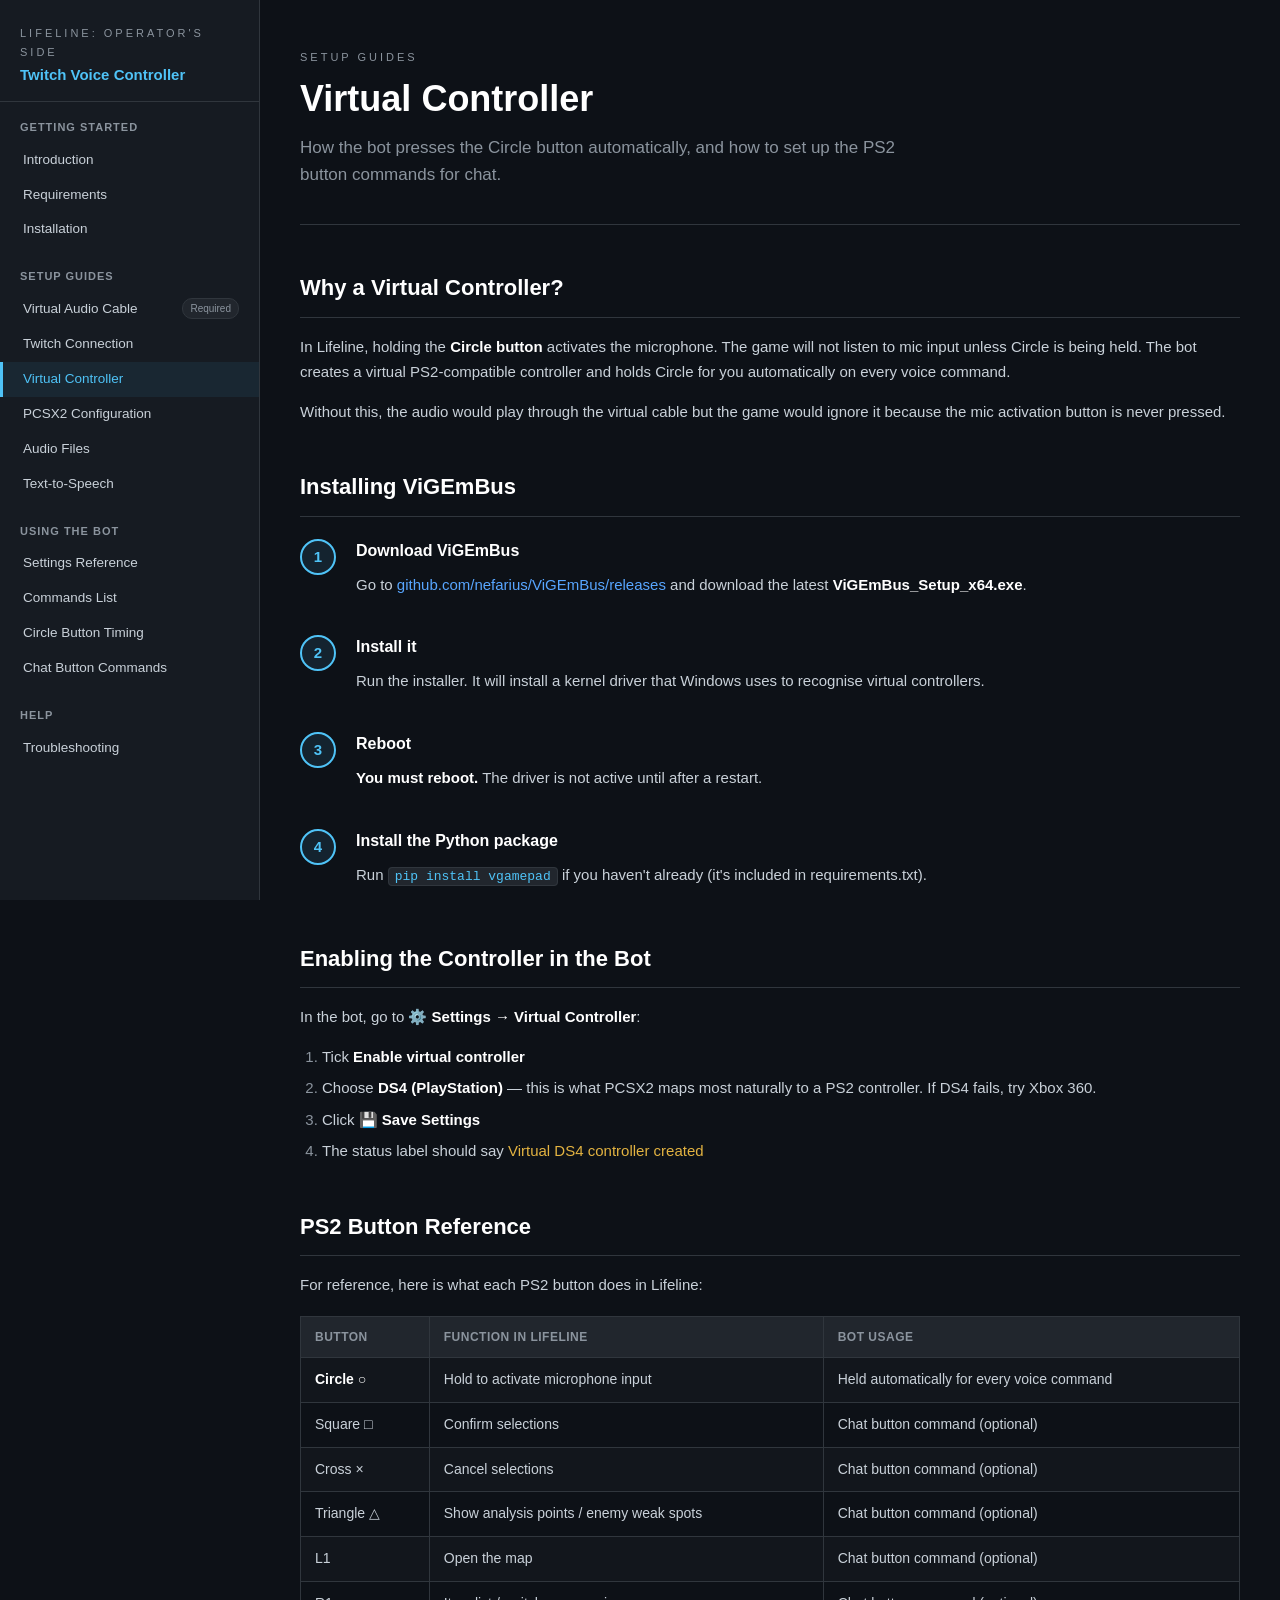
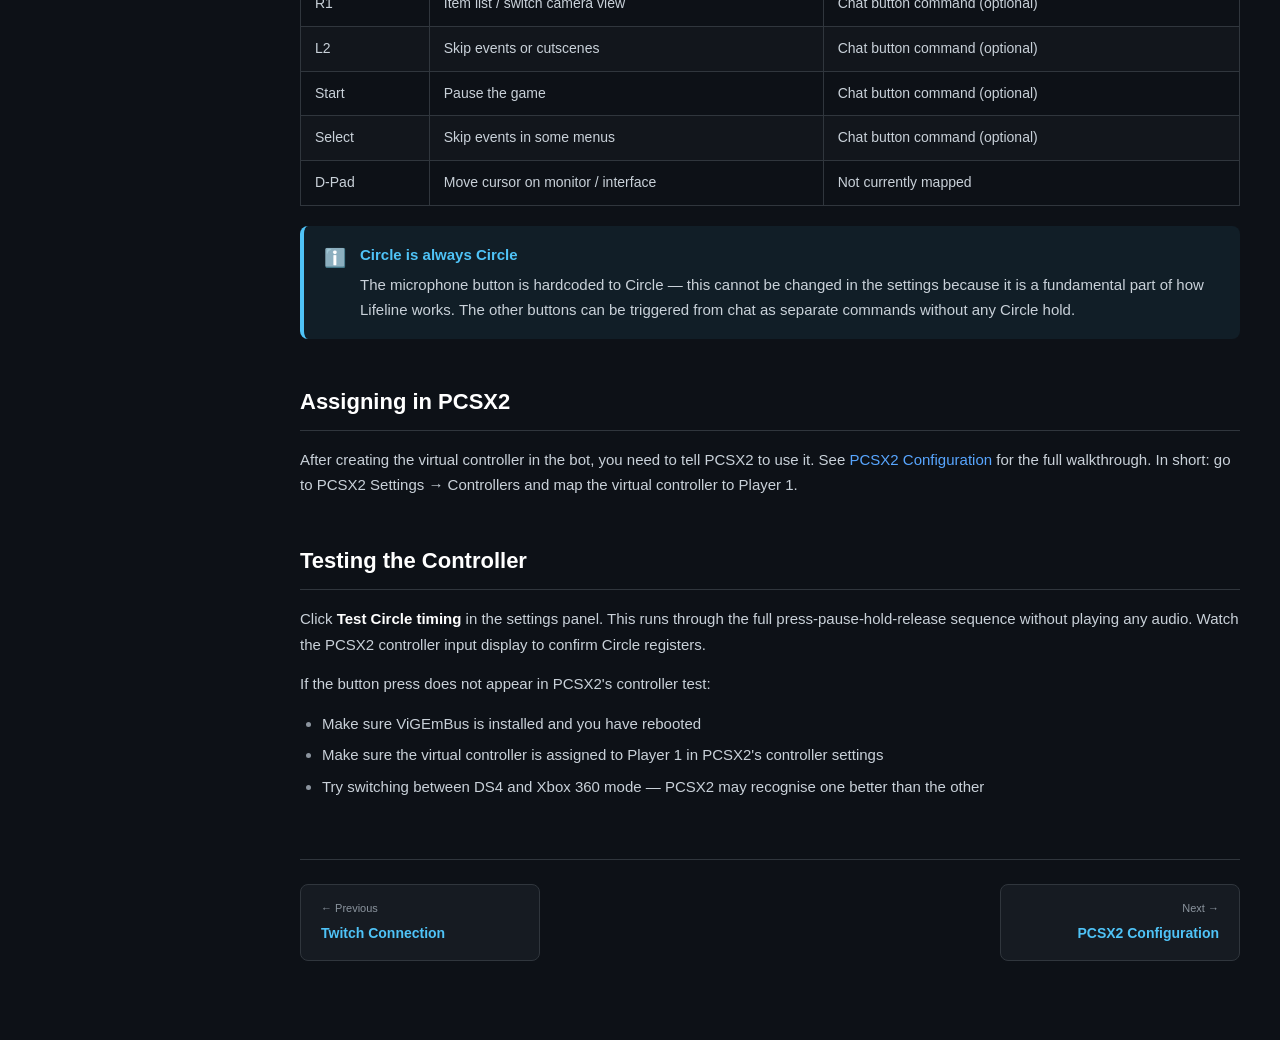
<file: docs/controller.html>
<!DOCTYPE html>
<html lang="en">
<head><meta charset="UTF-8"><meta name="viewport" content="width=device-width, initial-scale=1.0">
<title>Virtual Controller — Lifeline Twitch Voice Controller</title>
<link rel="stylesheet" href="style.css"></head>
<body>
<nav class="sidebar">
  <div class="sidebar-logo"><div class="game-title">Lifeline: Operator's Side</div><div class="proj-title">Twitch Voice Controller</div></div>
  <div class="nav-section"><div class="nav-section-label">Getting Started</div>
    <a href="index.html">Introduction</a><a href="requirements.html">Requirements</a><a href="installation.html">Installation</a>
  </div>
  <div class="nav-section"><div class="nav-section-label">Setup Guides</div>
    <a href="virtual-audio.html">Virtual Audio Cable <span class="badge">Required</span></a>
    <a href="twitch.html">Twitch Connection</a><a href="controller.html" class="active">Virtual Controller</a>
    <a href="pcsx2.html">PCSX2 Configuration</a><a href="audio-files.html">Audio Files</a><a href="tts.html">Text-to-Speech</a>
  </div>
  <div class="nav-section"><div class="nav-section-label">Using the Bot</div>
    <a href="settings.html">Settings Reference</a><a href="commands.html">Commands List</a>
    <a href="timing.html">Circle Button Timing</a><a href="chat-buttons.html">Chat Button Commands</a>
  </div>
  <div class="nav-section"><div class="nav-section-label">Help</div><a href="troubleshooting.html">Troubleshooting</a></div>
</nav>
<main class="main">
  <div class="page-hero">
    <div class="eyebrow">Setup Guides</div>
    <h1>Virtual Controller</h1>
    <p class="lead">How the bot presses the Circle button automatically, and how to set up the PS2 button commands for chat.</p>
  </div>

  <h2>Why a Virtual Controller?</h2>
  <p>In Lifeline, holding the <strong>Circle button</strong> activates the microphone. The game will not listen to mic input unless Circle is being held. The bot creates a virtual PS2-compatible controller and holds Circle for you automatically on every voice command.</p>
  <p>Without this, the audio would play through the virtual cable but the game would ignore it because the mic activation button is never pressed.</p>

  <h2>Installing ViGEmBus</h2>
  <div class="steps">
    <div class="step">
      <div class="step-num">1</div>
      <div class="step-content">
        <h4>Download ViGEmBus</h4>
        <p>Go to <a href="https://github.com/nefarius/ViGEmBus/releases" target="_blank">github.com/nefarius/ViGEmBus/releases</a> and download the latest <strong>ViGEmBus_Setup_x64.exe</strong>.</p>
      </div>
    </div>
    <div class="step">
      <div class="step-num">2</div>
      <div class="step-content">
        <h4>Install it</h4>
        <p>Run the installer. It will install a kernel driver that Windows uses to recognise virtual controllers.</p>
      </div>
    </div>
    <div class="step">
      <div class="step-num">3</div>
      <div class="step-content">
        <h4>Reboot</h4>
        <p><strong>You must reboot.</strong> The driver is not active until after a restart.</p>
      </div>
    </div>
    <div class="step">
      <div class="step-num">4</div>
      <div class="step-content">
        <h4>Install the Python package</h4>
        <p>Run <code>pip install vgamepad</code> if you haven't already (it's included in requirements.txt).</p>
      </div>
    </div>
  </div>

  <h2>Enabling the Controller in the Bot</h2>
  <p>In the bot, go to <strong>⚙️ Settings → Virtual Controller</strong>:</p>
  <ol>
    <li>Tick <strong>Enable virtual controller</strong></li>
    <li>Choose <strong>DS4 (PlayStation)</strong> — this is what PCSX2 maps most naturally to a PS2 controller. If DS4 fails, try Xbox 360.</li>
    <li>Click <strong>💾 Save Settings</strong></li>
    <li>The status label should say <em>Virtual DS4 controller created</em></li>
  </ol>

  <h2>PS2 Button Reference</h2>
  <p>For reference, here is what each PS2 button does in Lifeline:</p>
  <table>
    <tr><th>Button</th><th>Function in Lifeline</th><th>Bot usage</th></tr>
    <tr><td><strong>Circle ○</strong></td><td>Hold to activate microphone input</td><td>Held automatically for every voice command</td></tr>
    <tr><td>Square □</td><td>Confirm selections</td><td>Chat button command (optional)</td></tr>
    <tr><td>Cross ×</td><td>Cancel selections</td><td>Chat button command (optional)</td></tr>
    <tr><td>Triangle △</td><td>Show analysis points / enemy weak spots</td><td>Chat button command (optional)</td></tr>
    <tr><td>L1</td><td>Open the map</td><td>Chat button command (optional)</td></tr>
    <tr><td>R1</td><td>Item list / switch camera view</td><td>Chat button command (optional)</td></tr>
    <tr><td>L2</td><td>Skip events or cutscenes</td><td>Chat button command (optional)</td></tr>
    <tr><td>Start</td><td>Pause the game</td><td>Chat button command (optional)</td></tr>
    <tr><td>Select</td><td>Skip events in some menus</td><td>Chat button command (optional)</td></tr>
    <tr><td>D-Pad</td><td>Move cursor on monitor / interface</td><td>Not currently mapped</td></tr>
  </table>

  <div class="callout info">
    <div class="callout-icon">ℹ️</div>
    <div class="callout-body">
      <div class="callout-title">Circle is always Circle</div>
      <p>The microphone button is hardcoded to Circle — this cannot be changed in the settings because it is a fundamental part of how Lifeline works. The other buttons can be triggered from chat as separate commands without any Circle hold.</p>
    </div>
  </div>

  <h2>Assigning in PCSX2</h2>
  <p>After creating the virtual controller in the bot, you need to tell PCSX2 to use it. See <a href="pcsx2.html">PCSX2 Configuration</a> for the full walkthrough. In short: go to PCSX2 Settings → Controllers and map the virtual controller to Player 1.</p>

  <h2>Testing the Controller</h2>
  <p>Click <strong>Test Circle timing</strong> in the settings panel. This runs through the full press-pause-hold-release sequence without playing any audio. Watch the PCSX2 controller input display to confirm Circle registers.</p>
  <p>If the button press does not appear in PCSX2's controller test:</p>
  <ul>
    <li>Make sure ViGEmBus is installed and you have rebooted</li>
    <li>Make sure the virtual controller is assigned to Player 1 in PCSX2's controller settings</li>
    <li>Try switching between DS4 and Xbox 360 mode — PCSX2 may recognise one better than the other</li>
  </ul>

  <div class="page-nav">
    <a href="twitch.html"><span class="nav-dir">← Previous</span><span class="nav-title">Twitch Connection</span></a>
    <a href="pcsx2.html" class="next"><span class="nav-dir">Next →</span><span class="nav-title">PCSX2 Configuration</span></a>
  </div>
</main>
</body>
</html>
</file>
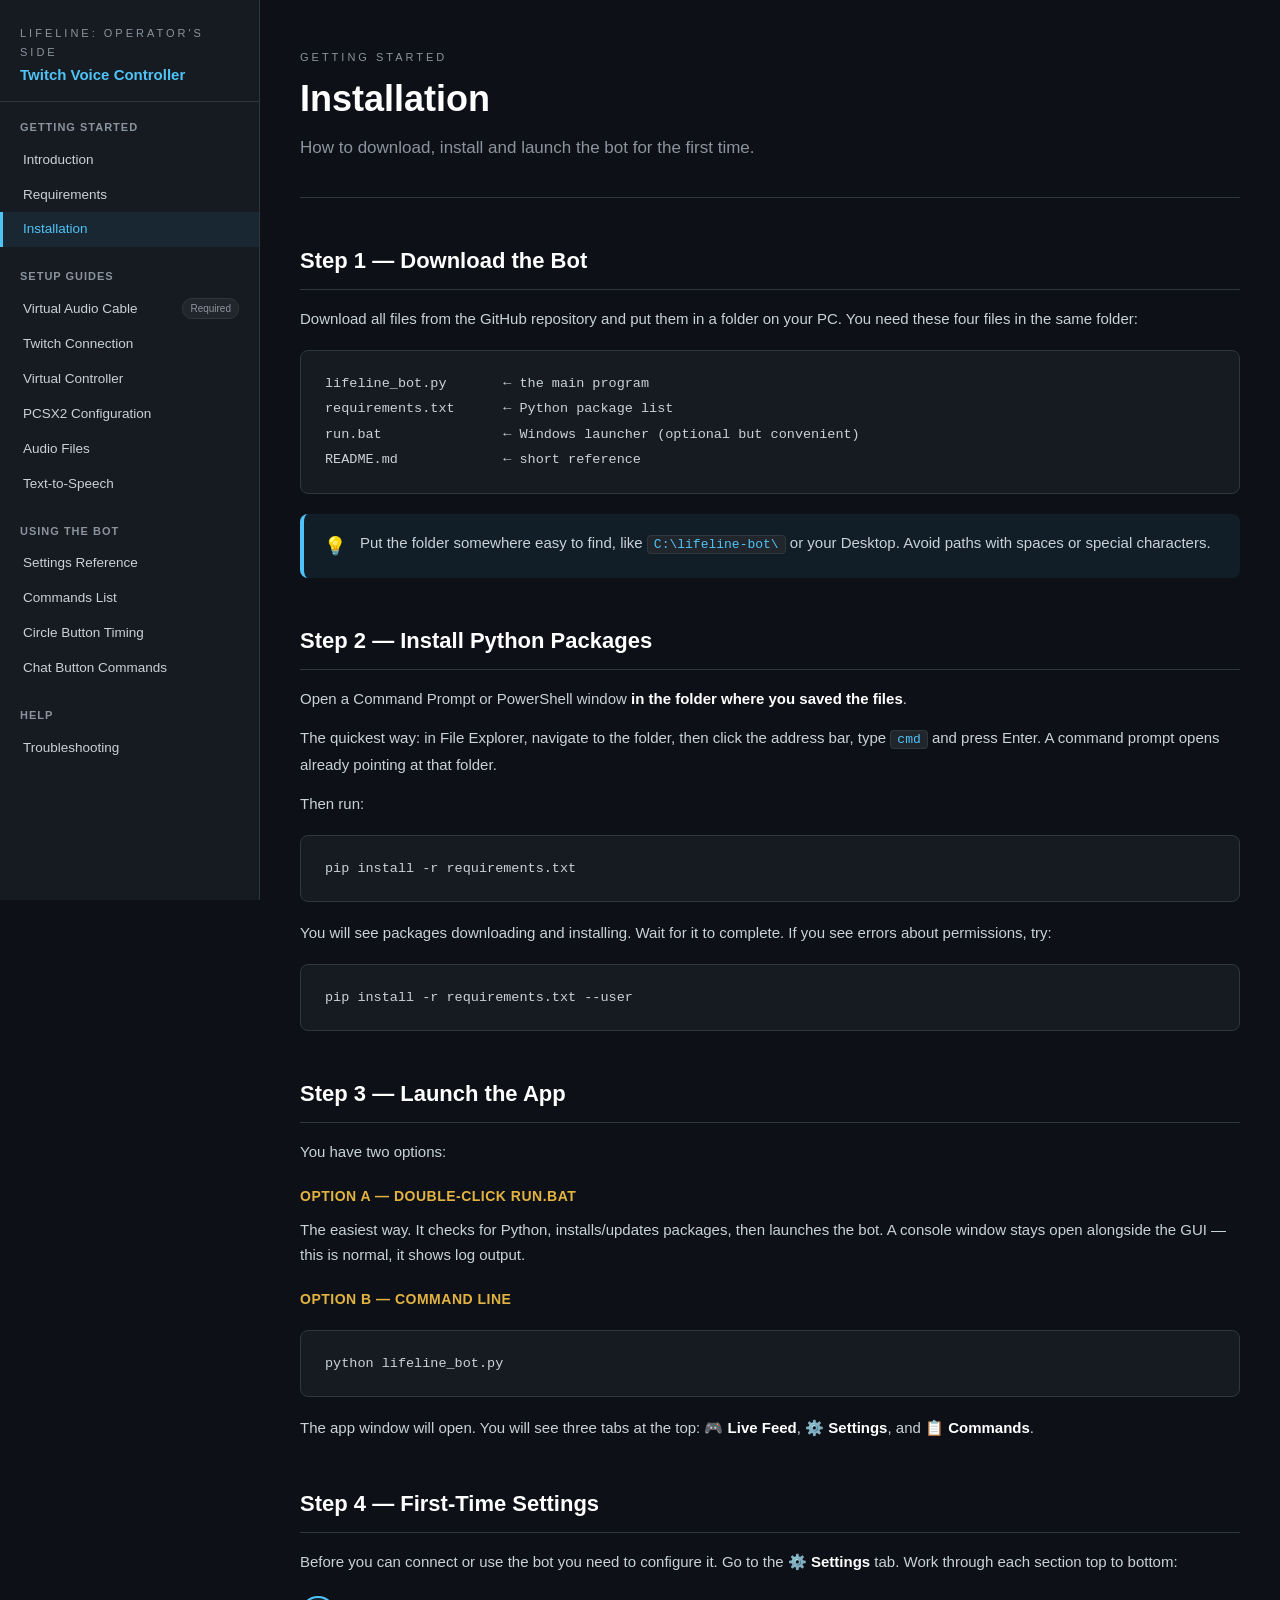
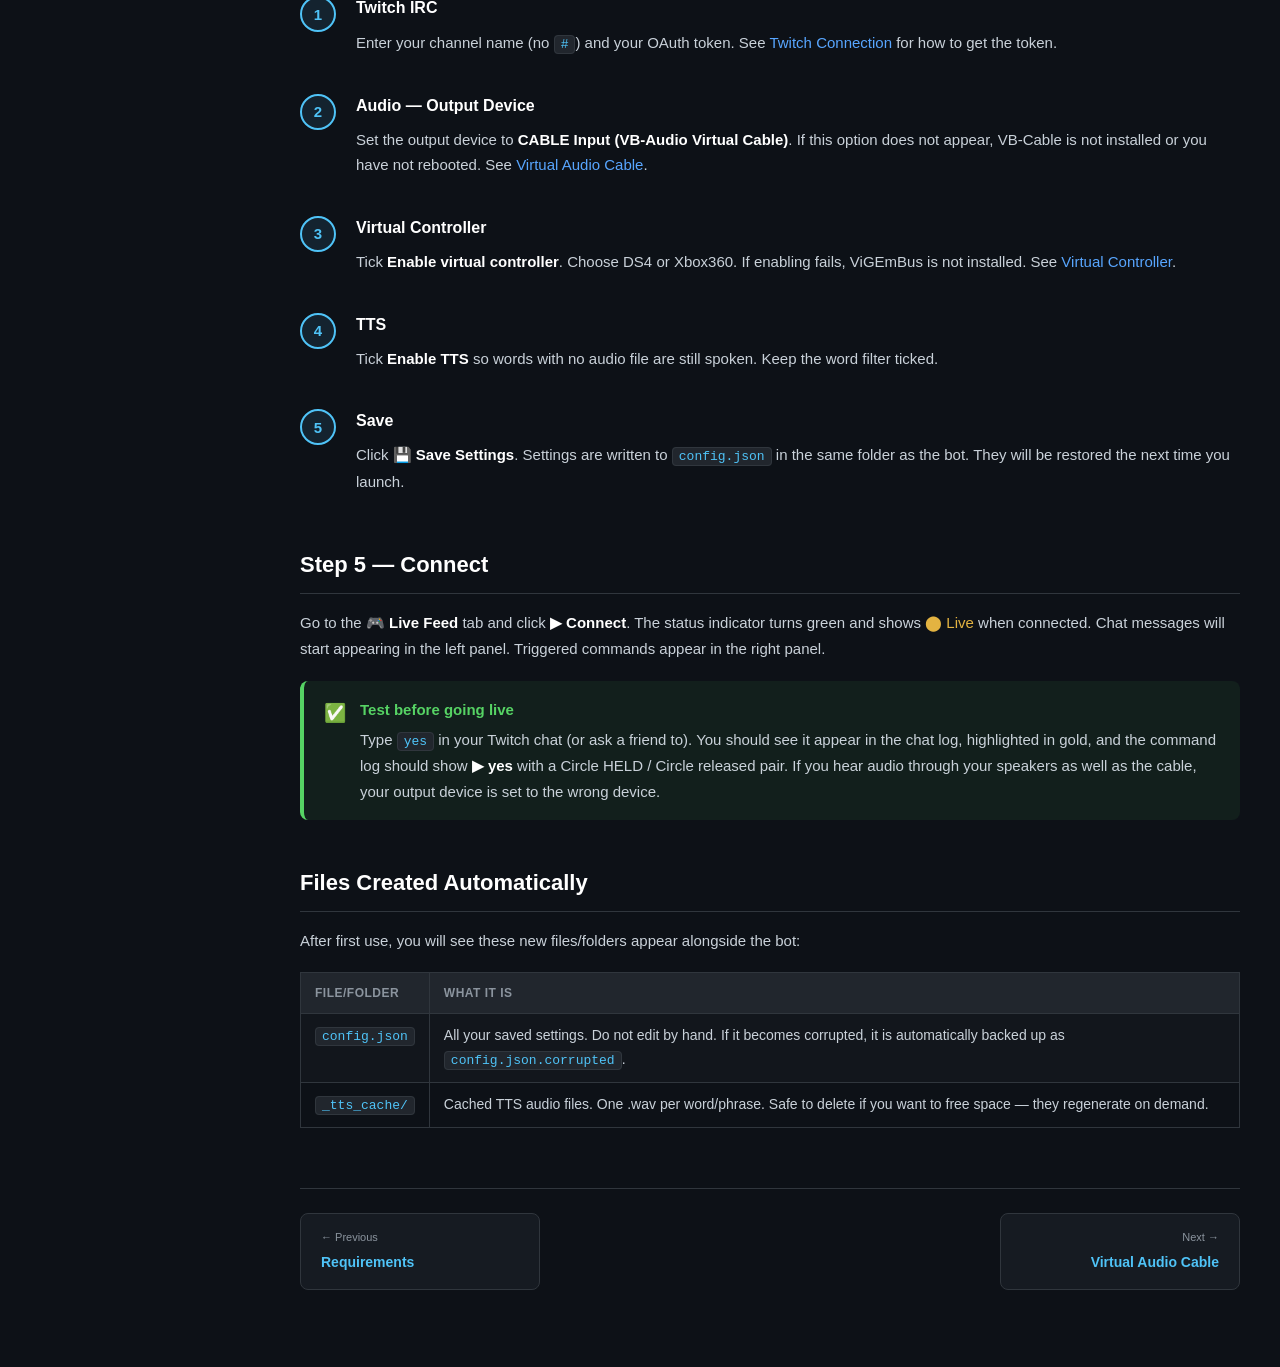
<file: docs/installation.html>
<!DOCTYPE html>
<html lang="en">
<head><meta charset="UTF-8"><meta name="viewport" content="width=device-width, initial-scale=1.0">
<title>Installation — Lifeline Twitch Voice Controller</title>
<link rel="stylesheet" href="style.css"></head>
<body>
<nav class="sidebar">
  <div class="sidebar-logo"><div class="game-title">Lifeline: Operator's Side</div><div class="proj-title">Twitch Voice Controller</div></div>
  <div class="nav-section"><div class="nav-section-label">Getting Started</div>
    <a href="index.html">Introduction</a>
    <a href="requirements.html">Requirements</a>
    <a href="installation.html" class="active">Installation</a>
  </div>
  <div class="nav-section"><div class="nav-section-label">Setup Guides</div>
    <a href="virtual-audio.html">Virtual Audio Cable <span class="badge">Required</span></a>
    <a href="twitch.html">Twitch Connection</a>
    <a href="controller.html">Virtual Controller</a>
    <a href="pcsx2.html">PCSX2 Configuration</a>
    <a href="audio-files.html">Audio Files</a>
    <a href="tts.html">Text-to-Speech</a>
  </div>
  <div class="nav-section"><div class="nav-section-label">Using the Bot</div>
    <a href="settings.html">Settings Reference</a>
    <a href="commands.html">Commands List</a>
    <a href="timing.html">Circle Button Timing</a>
    <a href="chat-buttons.html">Chat Button Commands</a>
  </div>
  <div class="nav-section"><div class="nav-section-label">Help</div><a href="troubleshooting.html">Troubleshooting</a></div>
</nav>
<main class="main">
  <div class="page-hero">
    <div class="eyebrow">Getting Started</div>
    <h1>Installation</h1>
    <p class="lead">How to download, install and launch the bot for the first time.</p>
  </div>

  <h2>Step 1 — Download the Bot</h2>
  <p>Download all files from the GitHub repository and put them in a folder on your PC. You need these four files in the same folder:</p>
  <pre><code>lifeline_bot.py       ← the main program
requirements.txt      ← Python package list
run.bat               ← Windows launcher (optional but convenient)
README.md             ← short reference</code></pre>
  <div class="callout info">
    <div class="callout-icon">💡</div>
    <div class="callout-body"><p>Put the folder somewhere easy to find, like <code>C:\lifeline-bot\</code> or your Desktop. Avoid paths with spaces or special characters.</p></div>
  </div>

  <h2>Step 2 — Install Python Packages</h2>
  <p>Open a Command Prompt or PowerShell window <strong>in the folder where you saved the files</strong>.</p>
  <p>The quickest way: in File Explorer, navigate to the folder, then click the address bar, type <code>cmd</code> and press Enter. A command prompt opens already pointing at that folder.</p>
  <p>Then run:</p>
  <pre><code>pip install -r requirements.txt</code></pre>
  <p>You will see packages downloading and installing. Wait for it to complete. If you see errors about permissions, try:</p>
  <pre><code>pip install -r requirements.txt --user</code></pre>

  <h2>Step 3 — Launch the App</h2>
  <p>You have two options:</p>
  <h4>Option A — Double-click run.bat</h4>
  <p>The easiest way. It checks for Python, installs/updates packages, then launches the bot. A console window stays open alongside the GUI — this is normal, it shows log output.</p>
  <h4>Option B — Command line</h4>
  <pre><code>python lifeline_bot.py</code></pre>

  <p>The app window will open. You will see three tabs at the top: <strong>🎮 Live Feed</strong>, <strong>⚙️ Settings</strong>, and <strong>📋 Commands</strong>.</p>

  <h2>Step 4 — First-Time Settings</h2>
  <p>Before you can connect or use the bot you need to configure it. Go to the <strong>⚙️ Settings</strong> tab. Work through each section top to bottom:</p>

  <div class="steps">
    <div class="step">
      <div class="step-num">1</div>
      <div class="step-content">
        <h4>Twitch IRC</h4>
        <p>Enter your channel name (no <code>#</code>) and your OAuth token. See <a href="twitch.html">Twitch Connection</a> for how to get the token.</p>
      </div>
    </div>
    <div class="step">
      <div class="step-num">2</div>
      <div class="step-content">
        <h4>Audio — Output Device</h4>
        <p>Set the output device to <strong>CABLE Input (VB-Audio Virtual Cable)</strong>. If this option does not appear, VB-Cable is not installed or you have not rebooted. See <a href="virtual-audio.html">Virtual Audio Cable</a>.</p>
      </div>
    </div>
    <div class="step">
      <div class="step-num">3</div>
      <div class="step-content">
        <h4>Virtual Controller</h4>
        <p>Tick <strong>Enable virtual controller</strong>. Choose DS4 or Xbox360. If enabling fails, ViGEmBus is not installed. See <a href="controller.html">Virtual Controller</a>.</p>
      </div>
    </div>
    <div class="step">
      <div class="step-num">4</div>
      <div class="step-content">
        <h4>TTS</h4>
        <p>Tick <strong>Enable TTS</strong> so words with no audio file are still spoken. Keep the word filter ticked.</p>
      </div>
    </div>
    <div class="step">
      <div class="step-num">5</div>
      <div class="step-content">
        <h4>Save</h4>
        <p>Click <strong>💾 Save Settings</strong>. Settings are written to <code>config.json</code> in the same folder as the bot. They will be restored the next time you launch.</p>
      </div>
    </div>
  </div>

  <h2>Step 5 — Connect</h2>
  <p>Go to the <strong>🎮 Live Feed</strong> tab and click <strong>▶ Connect</strong>. The status indicator turns green and shows <em>⬤ Live</em> when connected. Chat messages will start appearing in the left panel. Triggered commands appear in the right panel.</p>

  <div class="callout success">
    <div class="callout-icon">✅</div>
    <div class="callout-body">
      <div class="callout-title">Test before going live</div>
      <p>Type <code>yes</code> in your Twitch chat (or ask a friend to). You should see it appear in the chat log, highlighted in gold, and the command log should show <strong>▶ yes</strong> with a Circle HELD / Circle released pair. If you hear audio through your speakers as well as the cable, your output device is set to the wrong device.</p>
    </div>
  </div>

  <h2>Files Created Automatically</h2>
  <p>After first use, you will see these new files/folders appear alongside the bot:</p>
  <table>
    <tr><th>File/Folder</th><th>What it is</th></tr>
    <tr><td><code>config.json</code></td><td>All your saved settings. Do not edit by hand. If it becomes corrupted, it is automatically backed up as <code>config.json.corrupted</code>.</td></tr>
    <tr><td><code>_tts_cache/</code></td><td>Cached TTS audio files. One .wav per word/phrase. Safe to delete if you want to free space — they regenerate on demand.</td></tr>
  </table>

  <div class="page-nav">
    <a href="requirements.html"><span class="nav-dir">← Previous</span><span class="nav-title">Requirements</span></a>
    <a href="virtual-audio.html" class="next"><span class="nav-dir">Next →</span><span class="nav-title">Virtual Audio Cable</span></a>
  </div>
</main>
</body>
</html>
</file>
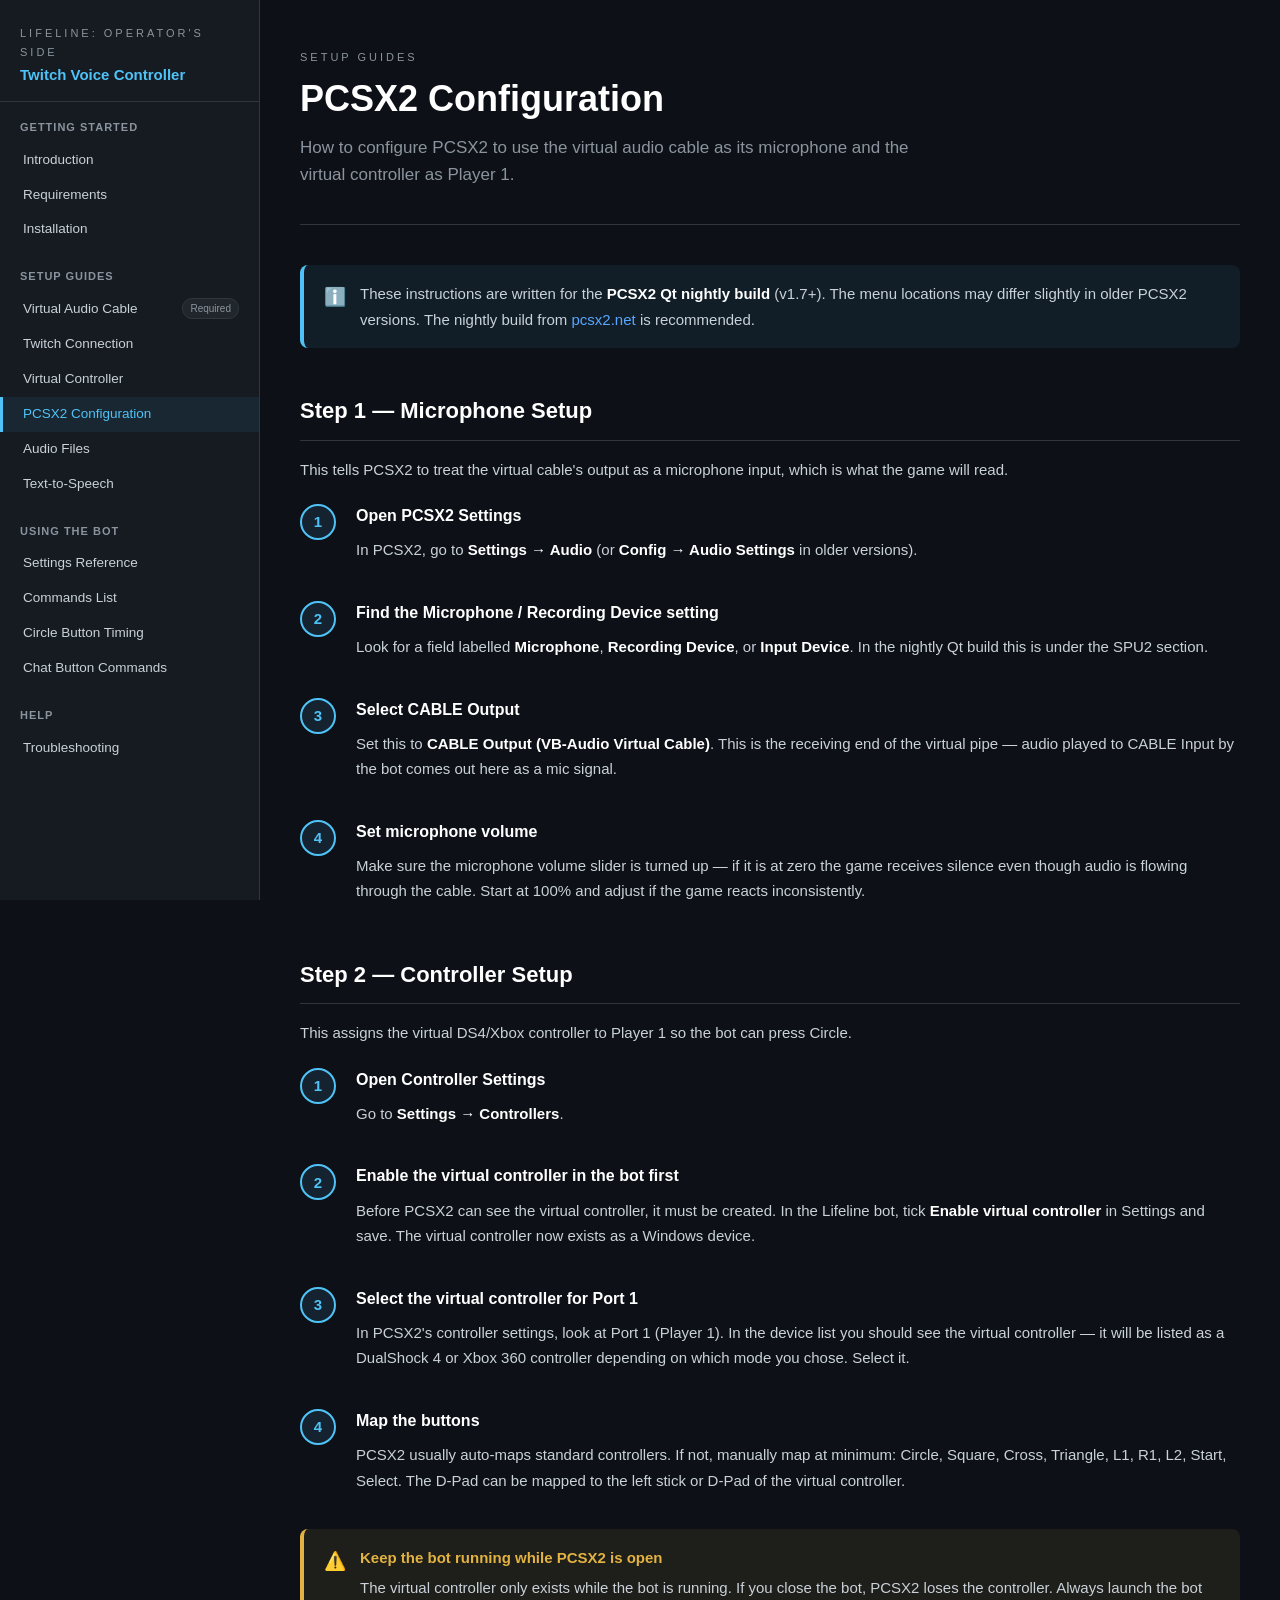
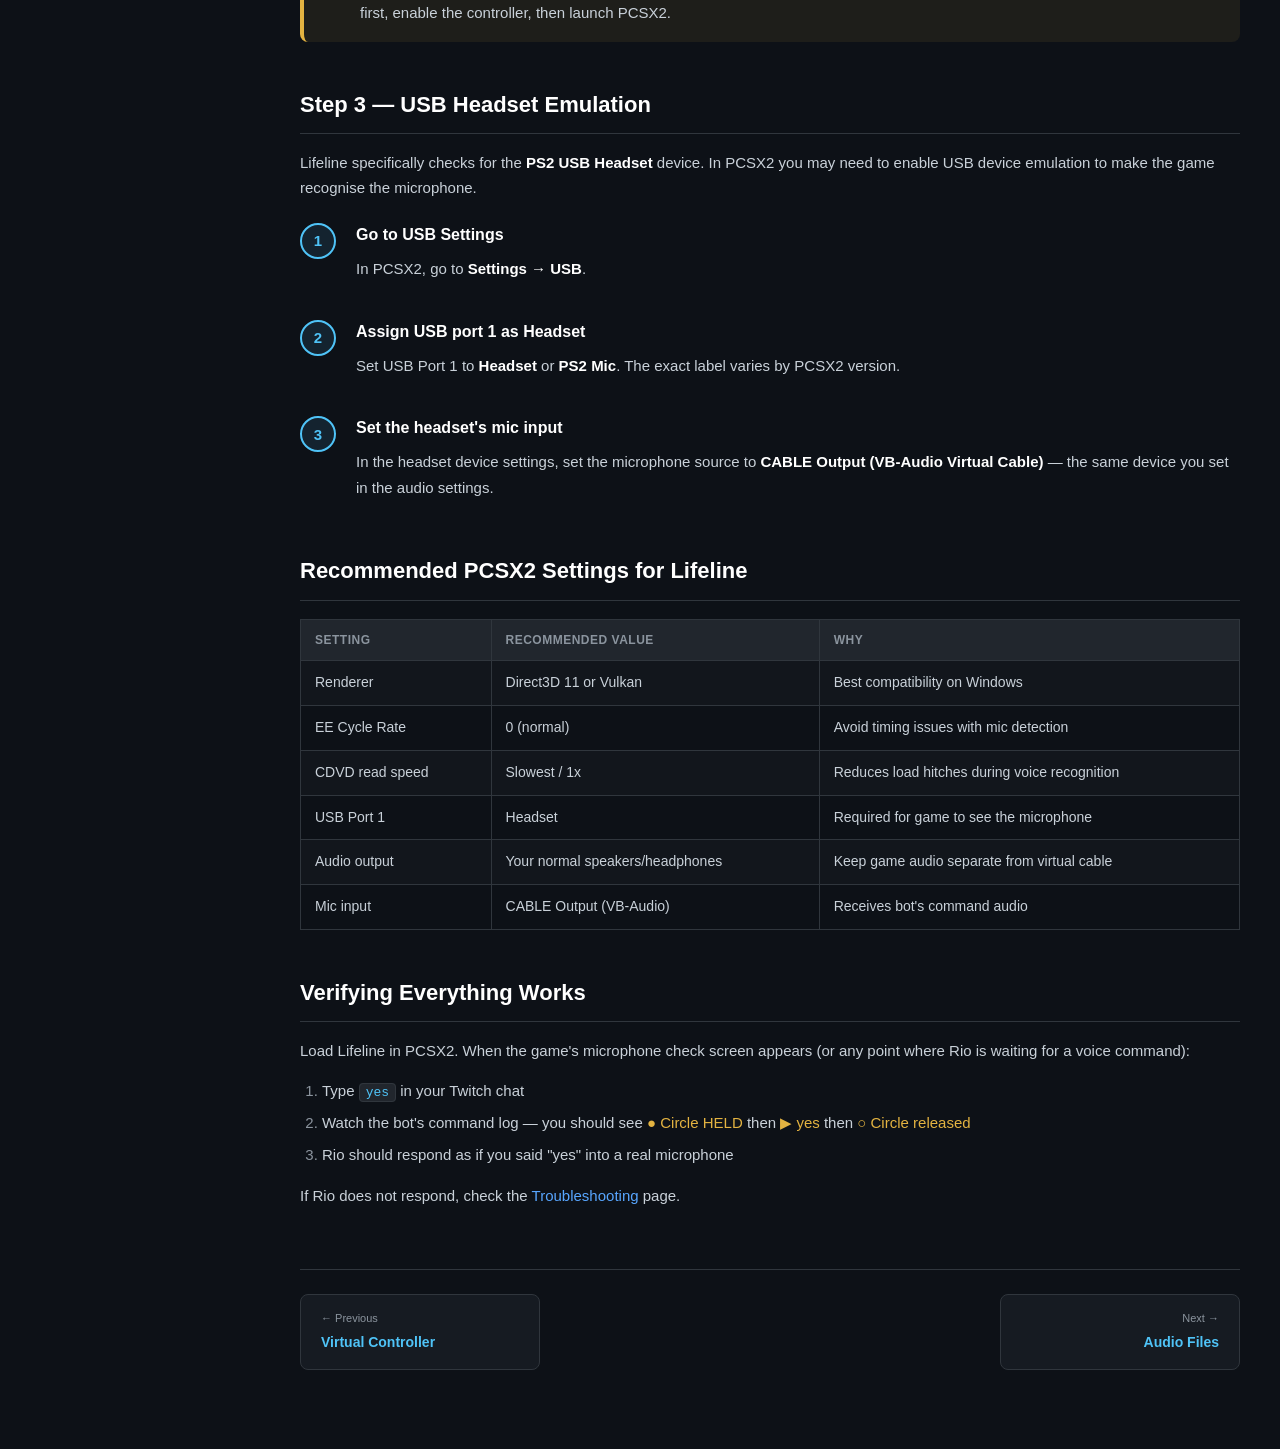
<file: docs/pcsx2.html>
<!DOCTYPE html>
<html lang="en">
<head><meta charset="UTF-8"><meta name="viewport" content="width=device-width, initial-scale=1.0">
<title>PCSX2 Configuration — Lifeline Twitch Voice Controller</title>
<link rel="stylesheet" href="style.css"></head>
<body>
<nav class="sidebar">
  <div class="sidebar-logo"><div class="game-title">Lifeline: Operator's Side</div><div class="proj-title">Twitch Voice Controller</div></div>
  <div class="nav-section"><div class="nav-section-label">Getting Started</div>
    <a href="index.html">Introduction</a><a href="requirements.html">Requirements</a><a href="installation.html">Installation</a>
  </div>
  <div class="nav-section"><div class="nav-section-label">Setup Guides</div>
    <a href="virtual-audio.html">Virtual Audio Cable <span class="badge">Required</span></a>
    <a href="twitch.html">Twitch Connection</a><a href="controller.html">Virtual Controller</a>
    <a href="pcsx2.html" class="active">PCSX2 Configuration</a><a href="audio-files.html">Audio Files</a><a href="tts.html">Text-to-Speech</a>
  </div>
  <div class="nav-section"><div class="nav-section-label">Using the Bot</div>
    <a href="settings.html">Settings Reference</a><a href="commands.html">Commands List</a>
    <a href="timing.html">Circle Button Timing</a><a href="chat-buttons.html">Chat Button Commands</a>
  </div>
  <div class="nav-section"><div class="nav-section-label">Help</div><a href="troubleshooting.html">Troubleshooting</a></div>
</nav>
<main class="main">
  <div class="page-hero">
    <div class="eyebrow">Setup Guides</div>
    <h1>PCSX2 Configuration</h1>
    <p class="lead">How to configure PCSX2 to use the virtual audio cable as its microphone and the virtual controller as Player 1.</p>
  </div>

  <div class="callout info">
    <div class="callout-icon">ℹ️</div>
    <div class="callout-body"><p>These instructions are written for the <strong>PCSX2 Qt nightly build</strong> (v1.7+). The menu locations may differ slightly in older PCSX2 versions. The nightly build from <a href="https://pcsx2.net/downloads" target="_blank">pcsx2.net</a> is recommended.</p></div>
  </div>

  <h2>Step 1 — Microphone Setup</h2>
  <p>This tells PCSX2 to treat the virtual cable's output as a microphone input, which is what the game will read.</p>
  <div class="steps">
    <div class="step">
      <div class="step-num">1</div>
      <div class="step-content">
        <h4>Open PCSX2 Settings</h4>
        <p>In PCSX2, go to <strong>Settings → Audio</strong> (or <strong>Config → Audio Settings</strong> in older versions).</p>
      </div>
    </div>
    <div class="step">
      <div class="step-num">2</div>
      <div class="step-content">
        <h4>Find the Microphone / Recording Device setting</h4>
        <p>Look for a field labelled <strong>Microphone</strong>, <strong>Recording Device</strong>, or <strong>Input Device</strong>. In the nightly Qt build this is under the SPU2 section.</p>
      </div>
    </div>
    <div class="step">
      <div class="step-num">3</div>
      <div class="step-content">
        <h4>Select CABLE Output</h4>
        <p>Set this to <strong>CABLE Output (VB-Audio Virtual Cable)</strong>. This is the receiving end of the virtual pipe — audio played to CABLE Input by the bot comes out here as a mic signal.</p>
      </div>
    </div>
    <div class="step">
      <div class="step-num">4</div>
      <div class="step-content">
        <h4>Set microphone volume</h4>
        <p>Make sure the microphone volume slider is turned up — if it is at zero the game receives silence even though audio is flowing through the cable. Start at 100% and adjust if the game reacts inconsistently.</p>
      </div>
    </div>
  </div>

  <h2>Step 2 — Controller Setup</h2>
  <p>This assigns the virtual DS4/Xbox controller to Player 1 so the bot can press Circle.</p>
  <div class="steps">
    <div class="step">
      <div class="step-num">1</div>
      <div class="step-content">
        <h4>Open Controller Settings</h4>
        <p>Go to <strong>Settings → Controllers</strong>.</p>
      </div>
    </div>
    <div class="step">
      <div class="step-num">2</div>
      <div class="step-content">
        <h4>Enable the virtual controller in the bot first</h4>
        <p>Before PCSX2 can see the virtual controller, it must be created. In the Lifeline bot, tick <strong>Enable virtual controller</strong> in Settings and save. The virtual controller now exists as a Windows device.</p>
      </div>
    </div>
    <div class="step">
      <div class="step-num">3</div>
      <div class="step-content">
        <h4>Select the virtual controller for Port 1</h4>
        <p>In PCSX2's controller settings, look at Port 1 (Player 1). In the device list you should see the virtual controller — it will be listed as a DualShock 4 or Xbox 360 controller depending on which mode you chose. Select it.</p>
      </div>
    </div>
    <div class="step">
      <div class="step-num">4</div>
      <div class="step-content">
        <h4>Map the buttons</h4>
        <p>PCSX2 usually auto-maps standard controllers. If not, manually map at minimum: Circle, Square, Cross, Triangle, L1, R1, L2, Start, Select. The D-Pad can be mapped to the left stick or D-Pad of the virtual controller.</p>
      </div>
    </div>
  </div>

  <div class="callout warning">
    <div class="callout-icon">⚠️</div>
    <div class="callout-body">
      <div class="callout-title">Keep the bot running while PCSX2 is open</div>
      <p>The virtual controller only exists while the bot is running. If you close the bot, PCSX2 loses the controller. Always launch the bot first, enable the controller, then launch PCSX2.</p>
    </div>
  </div>

  <h2>Step 3 — USB Headset Emulation</h2>
  <p>Lifeline specifically checks for the <strong>PS2 USB Headset</strong> device. In PCSX2 you may need to enable USB device emulation to make the game recognise the microphone.</p>
  <div class="steps">
    <div class="step">
      <div class="step-num">1</div>
      <div class="step-content">
        <h4>Go to USB Settings</h4>
        <p>In PCSX2, go to <strong>Settings → USB</strong>.</p>
      </div>
    </div>
    <div class="step">
      <div class="step-num">2</div>
      <div class="step-content">
        <h4>Assign USB port 1 as Headset</h4>
        <p>Set USB Port 1 to <strong>Headset</strong> or <strong>PS2 Mic</strong>. The exact label varies by PCSX2 version.</p>
      </div>
    </div>
    <div class="step">
      <div class="step-num">3</div>
      <div class="step-content">
        <h4>Set the headset's mic input</h4>
        <p>In the headset device settings, set the microphone source to <strong>CABLE Output (VB-Audio Virtual Cable)</strong> — the same device you set in the audio settings.</p>
      </div>
    </div>
  </div>

  <h2>Recommended PCSX2 Settings for Lifeline</h2>
  <table>
    <tr><th>Setting</th><th>Recommended value</th><th>Why</th></tr>
    <tr><td>Renderer</td><td>Direct3D 11 or Vulkan</td><td>Best compatibility on Windows</td></tr>
    <tr><td>EE Cycle Rate</td><td>0 (normal)</td><td>Avoid timing issues with mic detection</td></tr>
    <tr><td>CDVD read speed</td><td>Slowest / 1x</td><td>Reduces load hitches during voice recognition</td></tr>
    <tr><td>USB Port 1</td><td>Headset</td><td>Required for game to see the microphone</td></tr>
    <tr><td>Audio output</td><td>Your normal speakers/headphones</td><td>Keep game audio separate from virtual cable</td></tr>
    <tr><td>Mic input</td><td>CABLE Output (VB-Audio)</td><td>Receives bot's command audio</td></tr>
  </table>

  <h2>Verifying Everything Works</h2>
  <p>Load Lifeline in PCSX2. When the game's microphone check screen appears (or any point where Rio is waiting for a voice command):</p>
  <ol>
    <li>Type <code>yes</code> in your Twitch chat</li>
    <li>Watch the bot's command log — you should see <em>● Circle HELD</em> then <em>▶ yes</em> then <em>○ Circle released</em></li>
    <li>Rio should respond as if you said "yes" into a real microphone</li>
  </ol>
  <p>If Rio does not respond, check the <a href="troubleshooting.html">Troubleshooting</a> page.</p>

  <div class="page-nav">
    <a href="controller.html"><span class="nav-dir">← Previous</span><span class="nav-title">Virtual Controller</span></a>
    <a href="audio-files.html" class="next"><span class="nav-dir">Next →</span><span class="nav-title">Audio Files</span></a>
  </div>
</main>
</body>
</html>
</file>
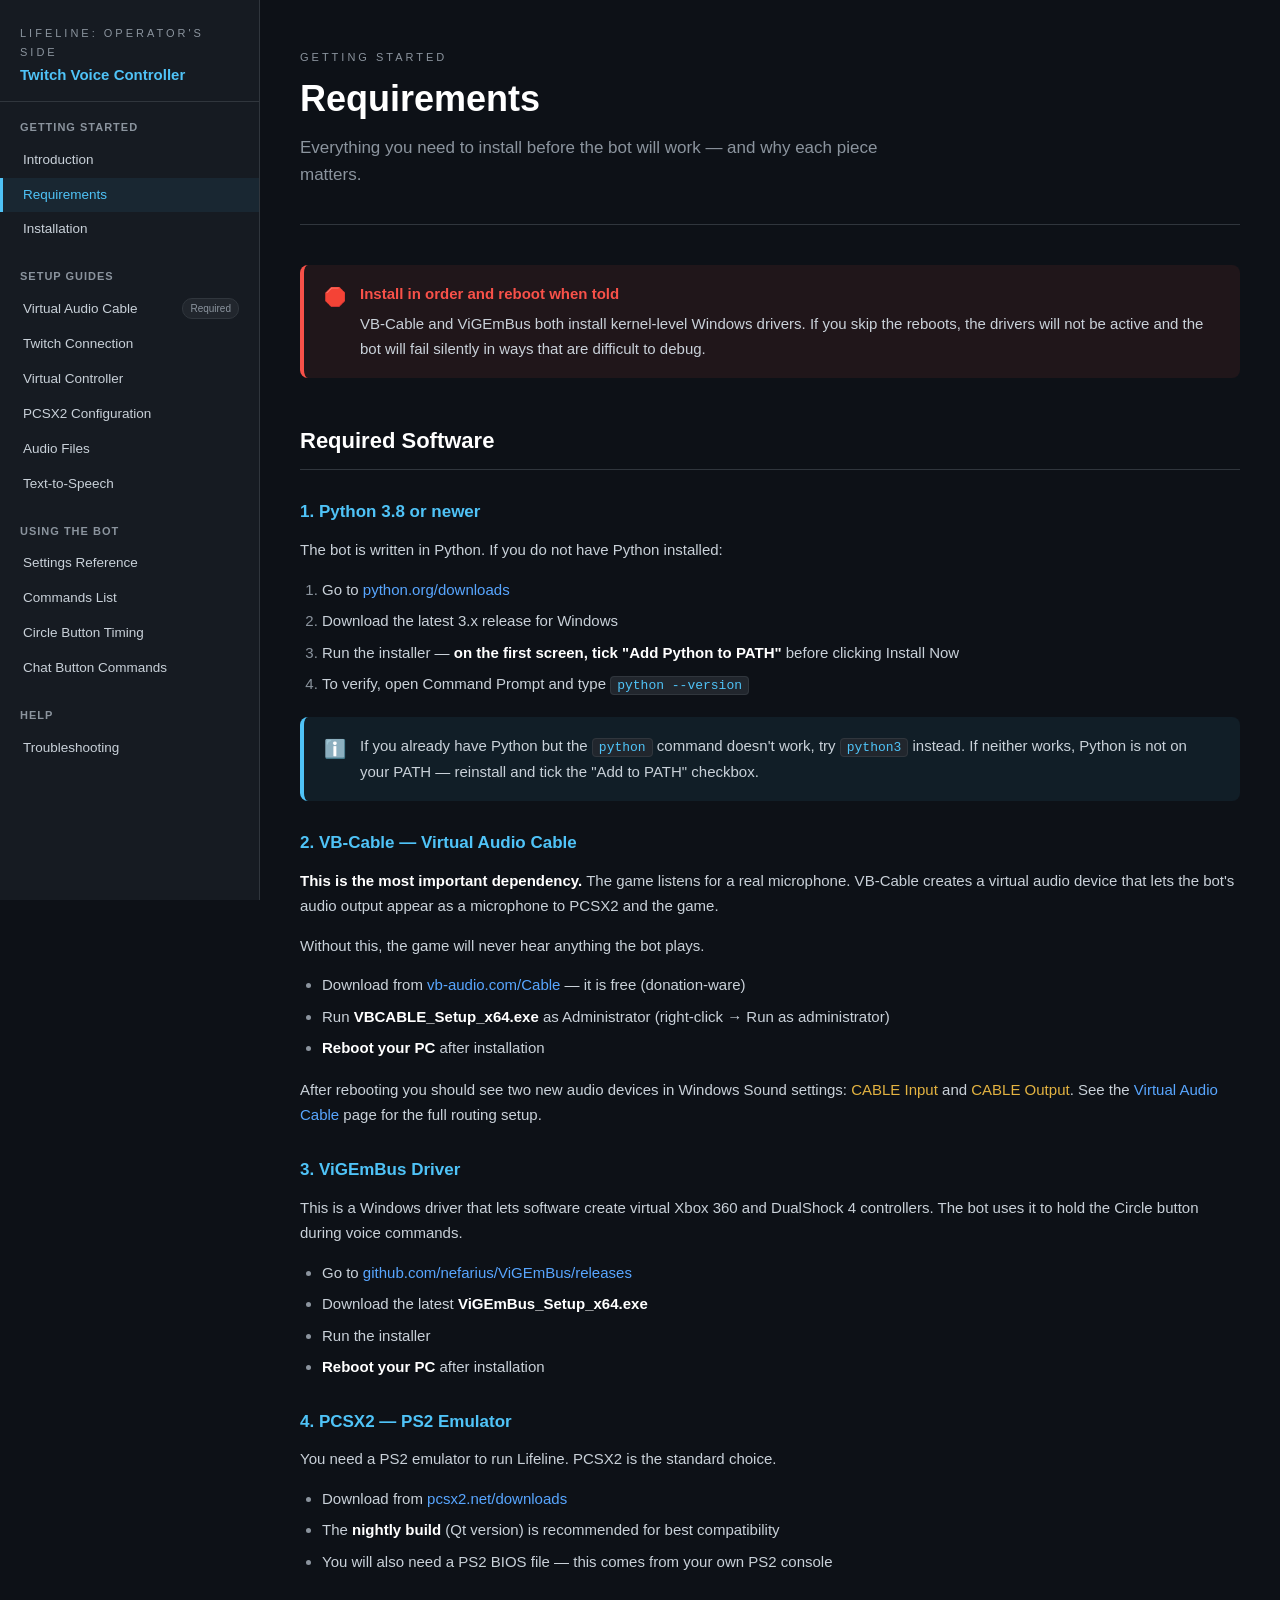
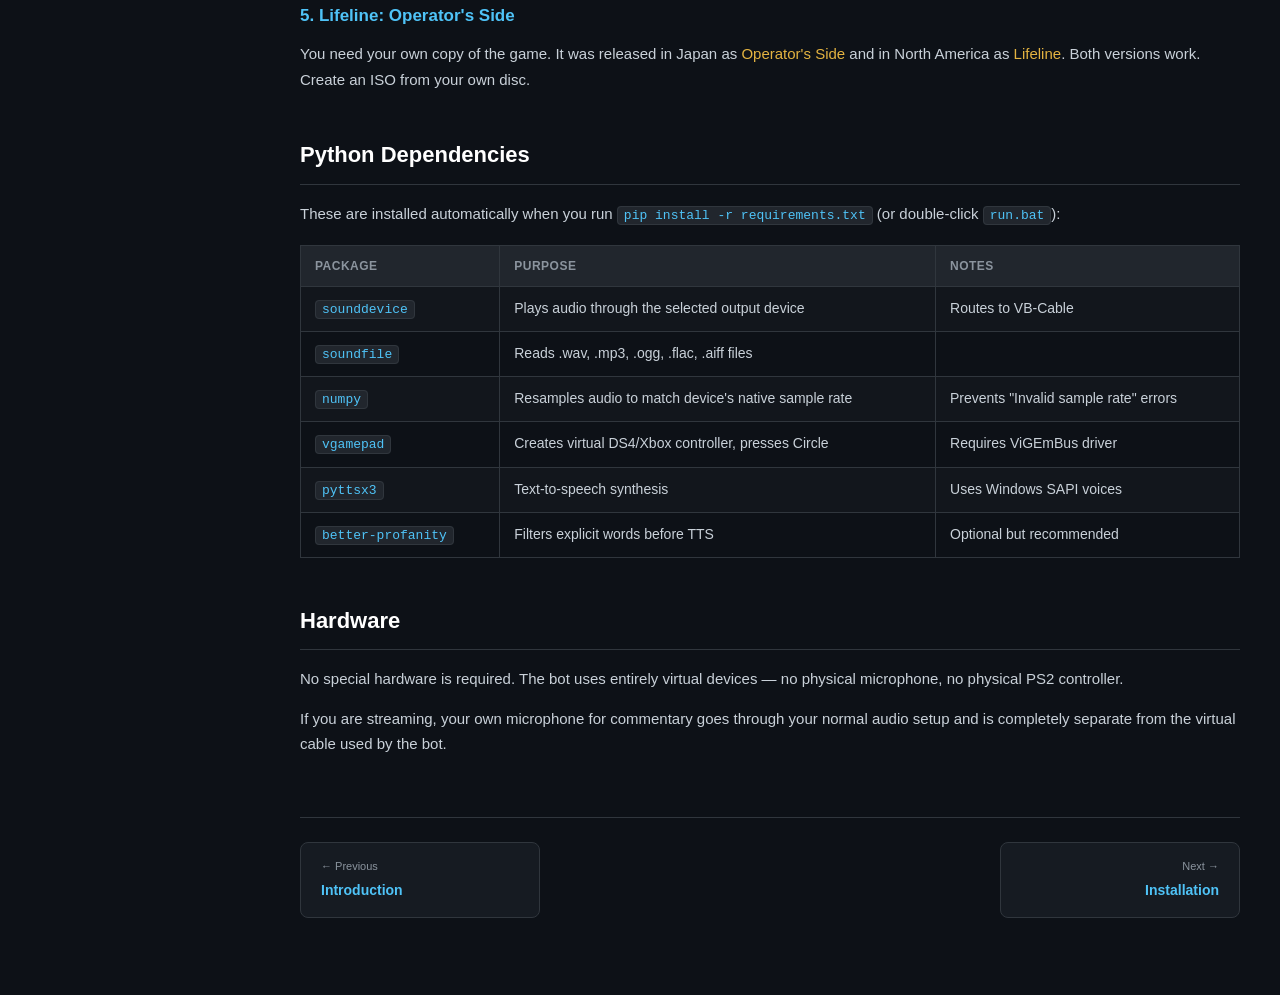
<file: docs/requirements.html>
<!DOCTYPE html>
<html lang="en">
<head><meta charset="UTF-8"><meta name="viewport" content="width=device-width, initial-scale=1.0">
<title>Requirements — Lifeline Twitch Voice Controller</title>
<link rel="stylesheet" href="style.css"></head>
<body>
<nav class="sidebar">
  <div class="sidebar-logo"><div class="game-title">Lifeline: Operator's Side</div><div class="proj-title">Twitch Voice Controller</div></div>
  <div class="nav-section"><div class="nav-section-label">Getting Started</div>
    <a href="index.html">Introduction</a>
    <a href="requirements.html" class="active">Requirements</a>
    <a href="installation.html">Installation</a>
  </div>
  <div class="nav-section"><div class="nav-section-label">Setup Guides</div>
    <a href="virtual-audio.html">Virtual Audio Cable <span class="badge">Required</span></a>
    <a href="twitch.html">Twitch Connection</a>
    <a href="controller.html">Virtual Controller</a>
    <a href="pcsx2.html">PCSX2 Configuration</a>
    <a href="audio-files.html">Audio Files</a>
    <a href="tts.html">Text-to-Speech</a>
  </div>
  <div class="nav-section"><div class="nav-section-label">Using the Bot</div>
    <a href="settings.html">Settings Reference</a>
    <a href="commands.html">Commands List</a>
    <a href="timing.html">Circle Button Timing</a>
    <a href="chat-buttons.html">Chat Button Commands</a>
  </div>
  <div class="nav-section"><div class="nav-section-label">Help</div><a href="troubleshooting.html">Troubleshooting</a></div>
</nav>
<main class="main">
  <div class="page-hero">
    <div class="eyebrow">Getting Started</div>
    <h1>Requirements</h1>
    <p class="lead">Everything you need to install before the bot will work — and why each piece matters.</p>
  </div>

  <div class="callout danger">
    <div class="callout-icon">🛑</div>
    <div class="callout-body">
      <div class="callout-title">Install in order and reboot when told</div>
      <p>VB-Cable and ViGEmBus both install kernel-level Windows drivers. If you skip the reboots, the drivers will not be active and the bot will fail silently in ways that are difficult to debug.</p>
    </div>
  </div>

  <h2>Required Software</h2>

  <h3>1. Python 3.8 or newer</h3>
  <p>The bot is written in Python. If you do not have Python installed:</p>
  <ol>
    <li>Go to <a href="https://python.org/downloads" target="_blank">python.org/downloads</a></li>
    <li>Download the latest 3.x release for Windows</li>
    <li>Run the installer — <strong>on the first screen, tick "Add Python to PATH"</strong> before clicking Install Now</li>
    <li>To verify, open Command Prompt and type <code>python --version</code></li>
  </ol>
  <div class="callout info">
    <div class="callout-icon">ℹ️</div>
    <div class="callout-body"><p>If you already have Python but the <code>python</code> command doesn't work, try <code>python3</code> instead. If neither works, Python is not on your PATH — reinstall and tick the "Add to PATH" checkbox.</p></div>
  </div>

  <h3>2. VB-Cable — Virtual Audio Cable</h3>
  <p><strong>This is the most important dependency.</strong> The game listens for a real microphone. VB-Cable creates a virtual audio device that lets the bot's audio output appear as a microphone to PCSX2 and the game.</p>
  <p>Without this, the game will never hear anything the bot plays.</p>
  <ul>
    <li>Download from <a href="https://vb-audio.com/Cable" target="_blank">vb-audio.com/Cable</a> — it is free (donation-ware)</li>
    <li>Run <strong>VBCABLE_Setup_x64.exe</strong> as Administrator (right-click → Run as administrator)</li>
    <li><strong>Reboot your PC</strong> after installation</li>
  </ul>
  <p>After rebooting you should see two new audio devices in Windows Sound settings: <em>CABLE Input</em> and <em>CABLE Output</em>. See the <a href="virtual-audio.html">Virtual Audio Cable</a> page for the full routing setup.</p>

  <h3>3. ViGEmBus Driver</h3>
  <p>This is a Windows driver that lets software create virtual Xbox 360 and DualShock 4 controllers. The bot uses it to hold the Circle button during voice commands.</p>
  <ul>
    <li>Go to <a href="https://github.com/nefarius/ViGEmBus/releases" target="_blank">github.com/nefarius/ViGEmBus/releases</a></li>
    <li>Download the latest <strong>ViGEmBus_Setup_x64.exe</strong></li>
    <li>Run the installer</li>
    <li><strong>Reboot your PC</strong> after installation</li>
  </ul>

  <h3>4. PCSX2 — PS2 Emulator</h3>
  <p>You need a PS2 emulator to run Lifeline. PCSX2 is the standard choice.</p>
  <ul>
    <li>Download from <a href="https://pcsx2.net/downloads" target="_blank">pcsx2.net/downloads</a></li>
    <li>The <strong>nightly build</strong> (Qt version) is recommended for best compatibility</li>
    <li>You will also need a PS2 BIOS file — this comes from your own PS2 console</li>
  </ul>

  <h3>5. Lifeline: Operator's Side</h3>
  <p>You need your own copy of the game. It was released in Japan as <em>Operator's Side</em> and in North America as <em>Lifeline</em>. Both versions work. Create an ISO from your own disc.</p>

  <h2>Python Dependencies</h2>
  <p>These are installed automatically when you run <code>pip install -r requirements.txt</code> (or double-click <code>run.bat</code>):</p>
  <table>
    <tr><th>Package</th><th>Purpose</th><th>Notes</th></tr>
    <tr><td><code>sounddevice</code></td><td>Plays audio through the selected output device</td><td>Routes to VB-Cable</td></tr>
    <tr><td><code>soundfile</code></td><td>Reads .wav, .mp3, .ogg, .flac, .aiff files</td><td></td></tr>
    <tr><td><code>numpy</code></td><td>Resamples audio to match device's native sample rate</td><td>Prevents "Invalid sample rate" errors</td></tr>
    <tr><td><code>vgamepad</code></td><td>Creates virtual DS4/Xbox controller, presses Circle</td><td>Requires ViGEmBus driver</td></tr>
    <tr><td><code>pyttsx3</code></td><td>Text-to-speech synthesis</td><td>Uses Windows SAPI voices</td></tr>
    <tr><td><code>better-profanity</code></td><td>Filters explicit words before TTS</td><td>Optional but recommended</td></tr>
  </table>

  <h2>Hardware</h2>
  <p>No special hardware is required. The bot uses entirely virtual devices — no physical microphone, no physical PS2 controller.</p>
  <p>If you are streaming, your own microphone for commentary goes through your normal audio setup and is completely separate from the virtual cable used by the bot.</p>

  <div class="page-nav">
    <a href="index.html"><span class="nav-dir">← Previous</span><span class="nav-title">Introduction</span></a>
    <a href="installation.html" class="next"><span class="nav-dir">Next →</span><span class="nav-title">Installation</span></a>
  </div>
</main>
</body>
</html>
</file>
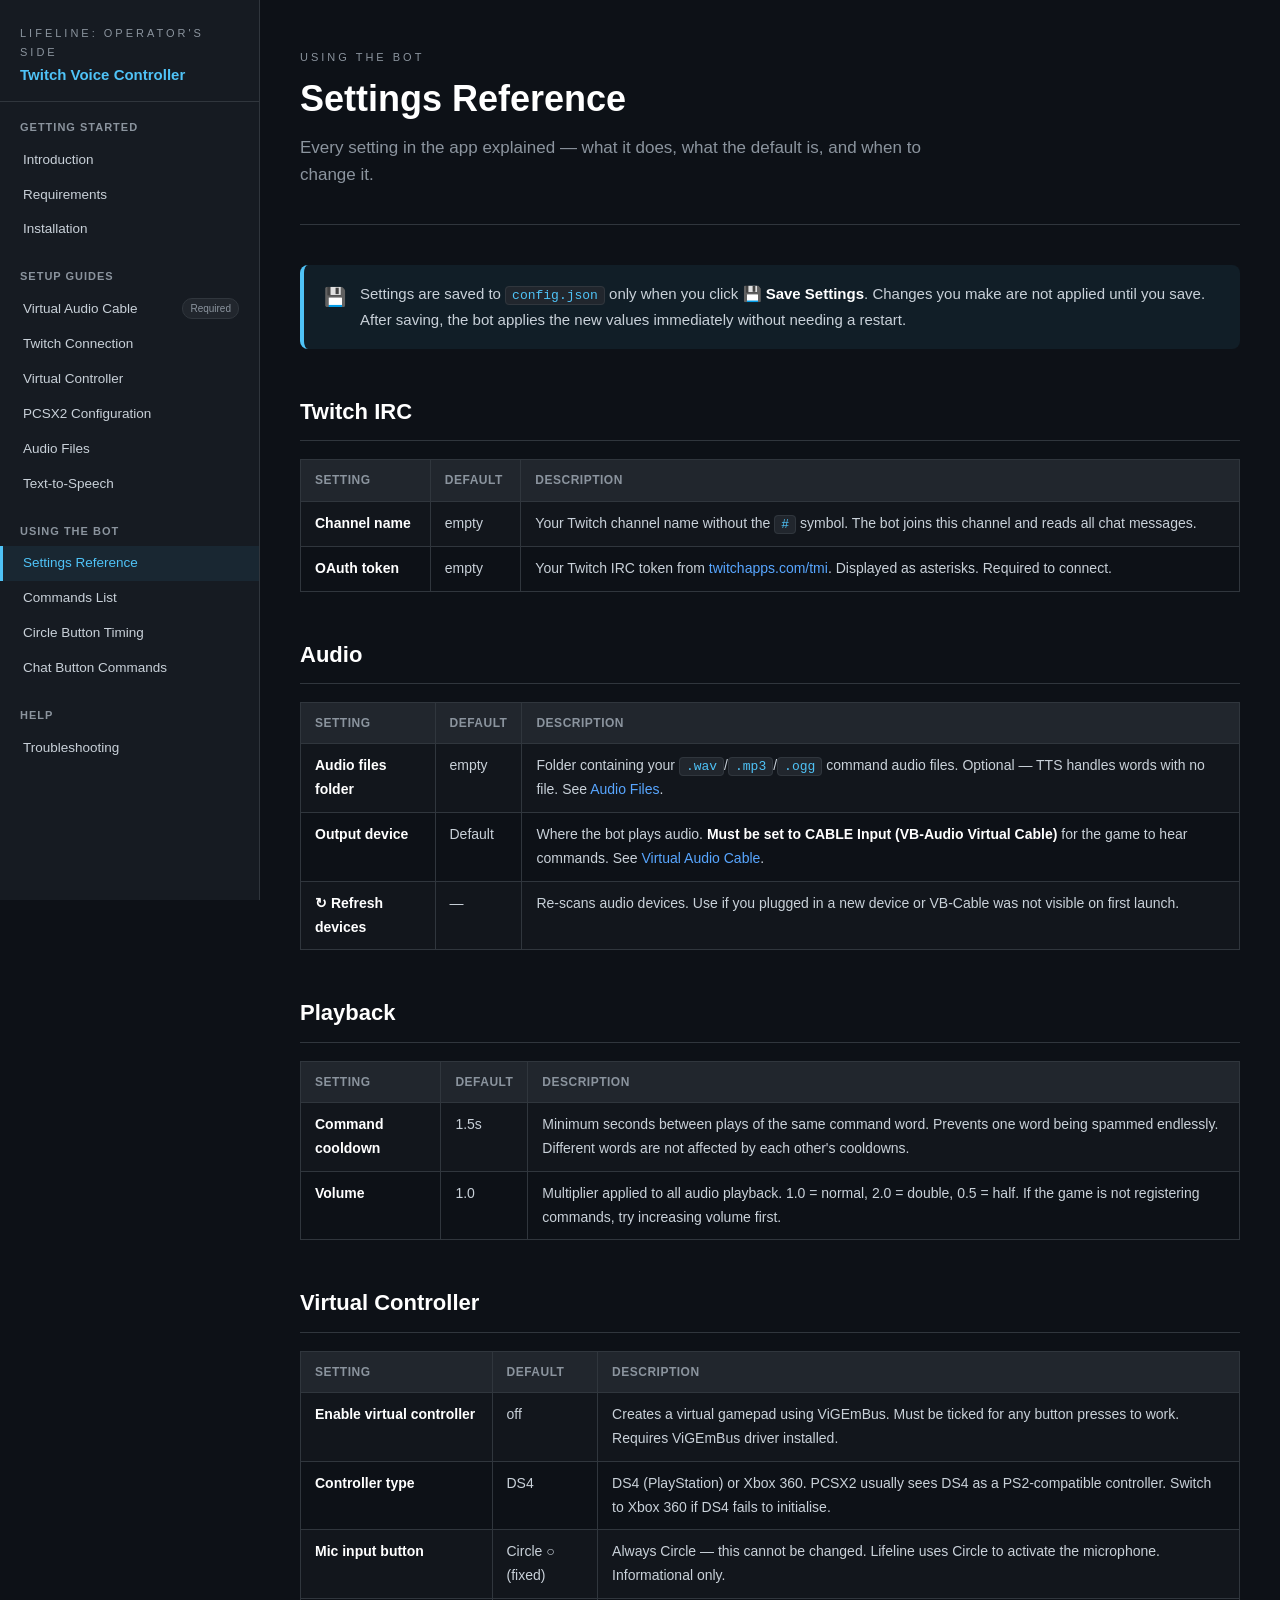
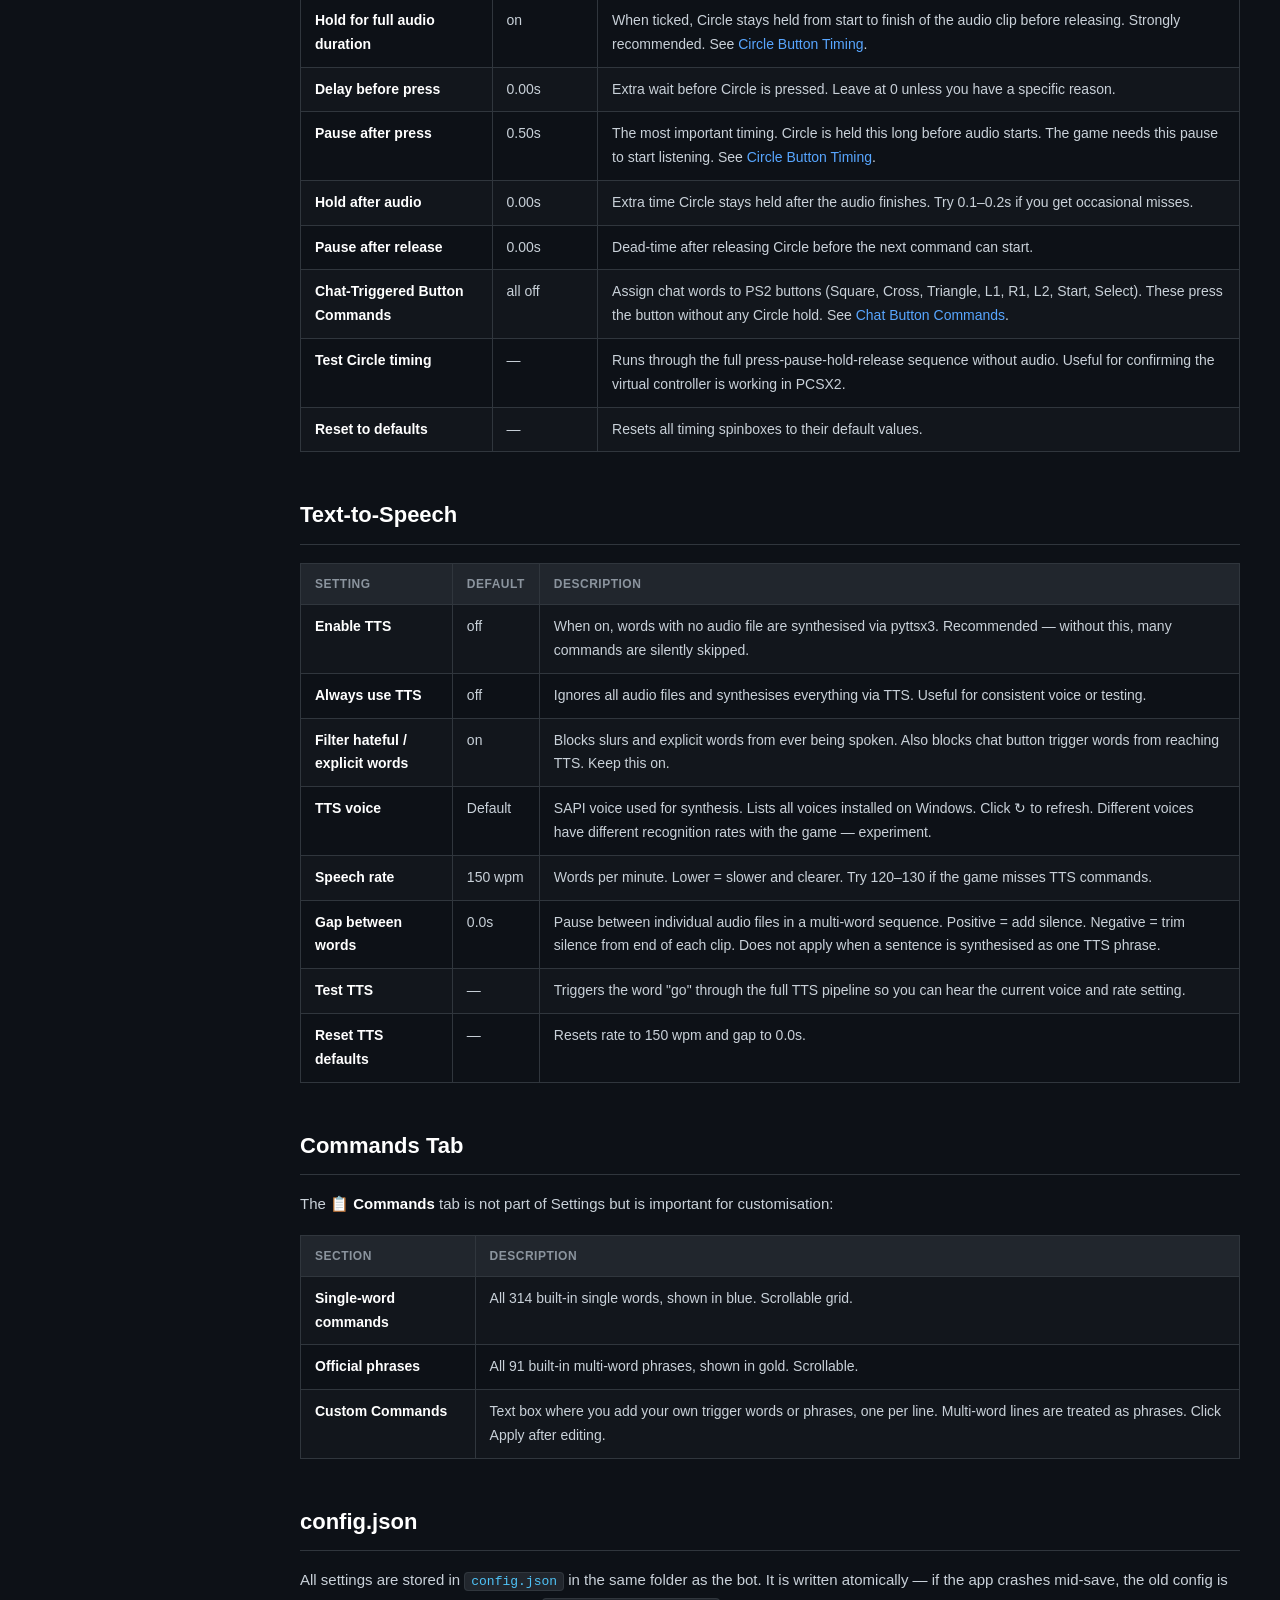
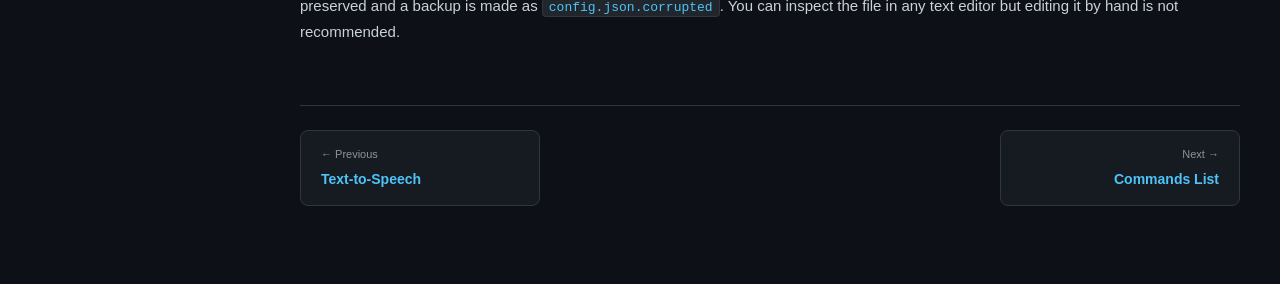
<file: docs/settings.html>
<!DOCTYPE html>
<html lang="en">
<head><meta charset="UTF-8"><meta name="viewport" content="width=device-width, initial-scale=1.0">
<title>Settings Reference — Lifeline Twitch Voice Controller</title>
<link rel="stylesheet" href="style.css"></head>
<body>
<nav class="sidebar">
  <div class="sidebar-logo"><div class="game-title">Lifeline: Operator's Side</div><div class="proj-title">Twitch Voice Controller</div></div>
  <div class="nav-section"><div class="nav-section-label">Getting Started</div>
    <a href="index.html">Introduction</a><a href="requirements.html">Requirements</a><a href="installation.html">Installation</a>
  </div>
  <div class="nav-section"><div class="nav-section-label">Setup Guides</div>
    <a href="virtual-audio.html">Virtual Audio Cable <span class="badge">Required</span></a>
    <a href="twitch.html">Twitch Connection</a><a href="controller.html">Virtual Controller</a>
    <a href="pcsx2.html">PCSX2 Configuration</a><a href="audio-files.html">Audio Files</a><a href="tts.html">Text-to-Speech</a>
  </div>
  <div class="nav-section"><div class="nav-section-label">Using the Bot</div>
    <a href="settings.html" class="active">Settings Reference</a><a href="commands.html">Commands List</a>
    <a href="timing.html">Circle Button Timing</a><a href="chat-buttons.html">Chat Button Commands</a>
  </div>
  <div class="nav-section"><div class="nav-section-label">Help</div><a href="troubleshooting.html">Troubleshooting</a></div>
</nav>
<main class="main">
  <div class="page-hero">
    <div class="eyebrow">Using the Bot</div>
    <h1>Settings Reference</h1>
    <p class="lead">Every setting in the app explained — what it does, what the default is, and when to change it.</p>
  </div>

  <div class="callout info">
    <div class="callout-icon">💾</div>
    <div class="callout-body"><p>Settings are saved to <code>config.json</code> only when you click <strong>💾 Save Settings</strong>. Changes you make are not applied until you save. After saving, the bot applies the new values immediately without needing a restart.</p></div>
  </div>

  <h2>Twitch IRC</h2>
  <table>
    <tr><th>Setting</th><th>Default</th><th>Description</th></tr>
    <tr><td><strong>Channel name</strong></td><td>empty</td><td>Your Twitch channel name without the <code>#</code> symbol. The bot joins this channel and reads all chat messages.</td></tr>
    <tr><td><strong>OAuth token</strong></td><td>empty</td><td>Your Twitch IRC token from <a href="https://twitchapps.com/tmi/" target="_blank">twitchapps.com/tmi</a>. Displayed as asterisks. Required to connect.</td></tr>
  </table>

  <h2>Audio</h2>
  <table>
    <tr><th>Setting</th><th>Default</th><th>Description</th></tr>
    <tr><td><strong>Audio files folder</strong></td><td>empty</td><td>Folder containing your <code>.wav</code>/<code>.mp3</code>/<code>.ogg</code> command audio files. Optional — TTS handles words with no file. See <a href="audio-files.html">Audio Files</a>.</td></tr>
    <tr><td><strong>Output device</strong></td><td>Default</td><td>Where the bot plays audio. <strong>Must be set to CABLE Input (VB-Audio Virtual Cable)</strong> for the game to hear commands. See <a href="virtual-audio.html">Virtual Audio Cable</a>.</td></tr>
    <tr><td><strong>↻ Refresh devices</strong></td><td>—</td><td>Re-scans audio devices. Use if you plugged in a new device or VB-Cable was not visible on first launch.</td></tr>
  </table>

  <h2>Playback</h2>
  <table>
    <tr><th>Setting</th><th>Default</th><th>Description</th></tr>
    <tr><td><strong>Command cooldown</strong></td><td>1.5s</td><td>Minimum seconds between plays of the same command word. Prevents one word being spammed endlessly. Different words are not affected by each other's cooldowns.</td></tr>
    <tr><td><strong>Volume</strong></td><td>1.0</td><td>Multiplier applied to all audio playback. 1.0 = normal, 2.0 = double, 0.5 = half. If the game is not registering commands, try increasing volume first.</td></tr>
  </table>

  <h2>Virtual Controller</h2>
  <table>
    <tr><th>Setting</th><th>Default</th><th>Description</th></tr>
    <tr><td><strong>Enable virtual controller</strong></td><td>off</td><td>Creates a virtual gamepad using ViGEmBus. Must be ticked for any button presses to work. Requires ViGEmBus driver installed.</td></tr>
    <tr><td><strong>Controller type</strong></td><td>DS4</td><td>DS4 (PlayStation) or Xbox 360. PCSX2 usually sees DS4 as a PS2-compatible controller. Switch to Xbox 360 if DS4 fails to initialise.</td></tr>
    <tr><td><strong>Mic input button</strong></td><td>Circle ○ (fixed)</td><td>Always Circle — this cannot be changed. Lifeline uses Circle to activate the microphone. Informational only.</td></tr>
    <tr><td><strong>Hold for full audio duration</strong></td><td>on</td><td>When ticked, Circle stays held from start to finish of the audio clip before releasing. Strongly recommended. See <a href="timing.html">Circle Button Timing</a>.</td></tr>
    <tr><td><strong>Delay before press</strong></td><td>0.00s</td><td>Extra wait before Circle is pressed. Leave at 0 unless you have a specific reason.</td></tr>
    <tr><td><strong>Pause after press</strong></td><td>0.50s</td><td>The most important timing. Circle is held this long before audio starts. The game needs this pause to start listening. See <a href="timing.html">Circle Button Timing</a>.</td></tr>
    <tr><td><strong>Hold after audio</strong></td><td>0.00s</td><td>Extra time Circle stays held after the audio finishes. Try 0.1–0.2s if you get occasional misses.</td></tr>
    <tr><td><strong>Pause after release</strong></td><td>0.00s</td><td>Dead-time after releasing Circle before the next command can start.</td></tr>
    <tr><td><strong>Chat-Triggered Button Commands</strong></td><td>all off</td><td>Assign chat words to PS2 buttons (Square, Cross, Triangle, L1, R1, L2, Start, Select). These press the button without any Circle hold. See <a href="chat-buttons.html">Chat Button Commands</a>.</td></tr>
    <tr><td><strong>Test Circle timing</strong></td><td>—</td><td>Runs through the full press-pause-hold-release sequence without audio. Useful for confirming the virtual controller is working in PCSX2.</td></tr>
    <tr><td><strong>Reset to defaults</strong></td><td>—</td><td>Resets all timing spinboxes to their default values.</td></tr>
  </table>

  <h2>Text-to-Speech</h2>
  <table>
    <tr><th>Setting</th><th>Default</th><th>Description</th></tr>
    <tr><td><strong>Enable TTS</strong></td><td>off</td><td>When on, words with no audio file are synthesised via pyttsx3. Recommended — without this, many commands are silently skipped.</td></tr>
    <tr><td><strong>Always use TTS</strong></td><td>off</td><td>Ignores all audio files and synthesises everything via TTS. Useful for consistent voice or testing.</td></tr>
    <tr><td><strong>Filter hateful / explicit words</strong></td><td>on</td><td>Blocks slurs and explicit words from ever being spoken. Also blocks chat button trigger words from reaching TTS. Keep this on.</td></tr>
    <tr><td><strong>TTS voice</strong></td><td>Default</td><td>SAPI voice used for synthesis. Lists all voices installed on Windows. Click ↻ to refresh. Different voices have different recognition rates with the game — experiment.</td></tr>
    <tr><td><strong>Speech rate</strong></td><td>150 wpm</td><td>Words per minute. Lower = slower and clearer. Try 120–130 if the game misses TTS commands.</td></tr>
    <tr><td><strong>Gap between words</strong></td><td>0.0s</td><td>Pause between individual audio files in a multi-word sequence. Positive = add silence. Negative = trim silence from end of each clip. Does not apply when a sentence is synthesised as one TTS phrase.</td></tr>
    <tr><td><strong>Test TTS</strong></td><td>—</td><td>Triggers the word "go" through the full TTS pipeline so you can hear the current voice and rate setting.</td></tr>
    <tr><td><strong>Reset TTS defaults</strong></td><td>—</td><td>Resets rate to 150 wpm and gap to 0.0s.</td></tr>
  </table>

  <h2>Commands Tab</h2>
  <p>The <strong>📋 Commands</strong> tab is not part of Settings but is important for customisation:</p>
  <table>
    <tr><th>Section</th><th>Description</th></tr>
    <tr><td><strong>Single-word commands</strong></td><td>All 314 built-in single words, shown in blue. Scrollable grid.</td></tr>
    <tr><td><strong>Official phrases</strong></td><td>All 91 built-in multi-word phrases, shown in gold. Scrollable.</td></tr>
    <tr><td><strong>Custom Commands</strong></td><td>Text box where you add your own trigger words or phrases, one per line. Multi-word lines are treated as phrases. Click Apply after editing.</td></tr>
  </table>

  <h2>config.json</h2>
  <p>All settings are stored in <code>config.json</code> in the same folder as the bot. It is written atomically — if the app crashes mid-save, the old config is preserved and a backup is made as <code>config.json.corrupted</code>. You can inspect the file in any text editor but editing it by hand is not recommended.</p>

  <div class="page-nav">
    <a href="tts.html"><span class="nav-dir">← Previous</span><span class="nav-title">Text-to-Speech</span></a>
    <a href="commands.html" class="next"><span class="nav-dir">Next →</span><span class="nav-title">Commands List</span></a>
  </div>
</main>
</body>
</html>
</file>
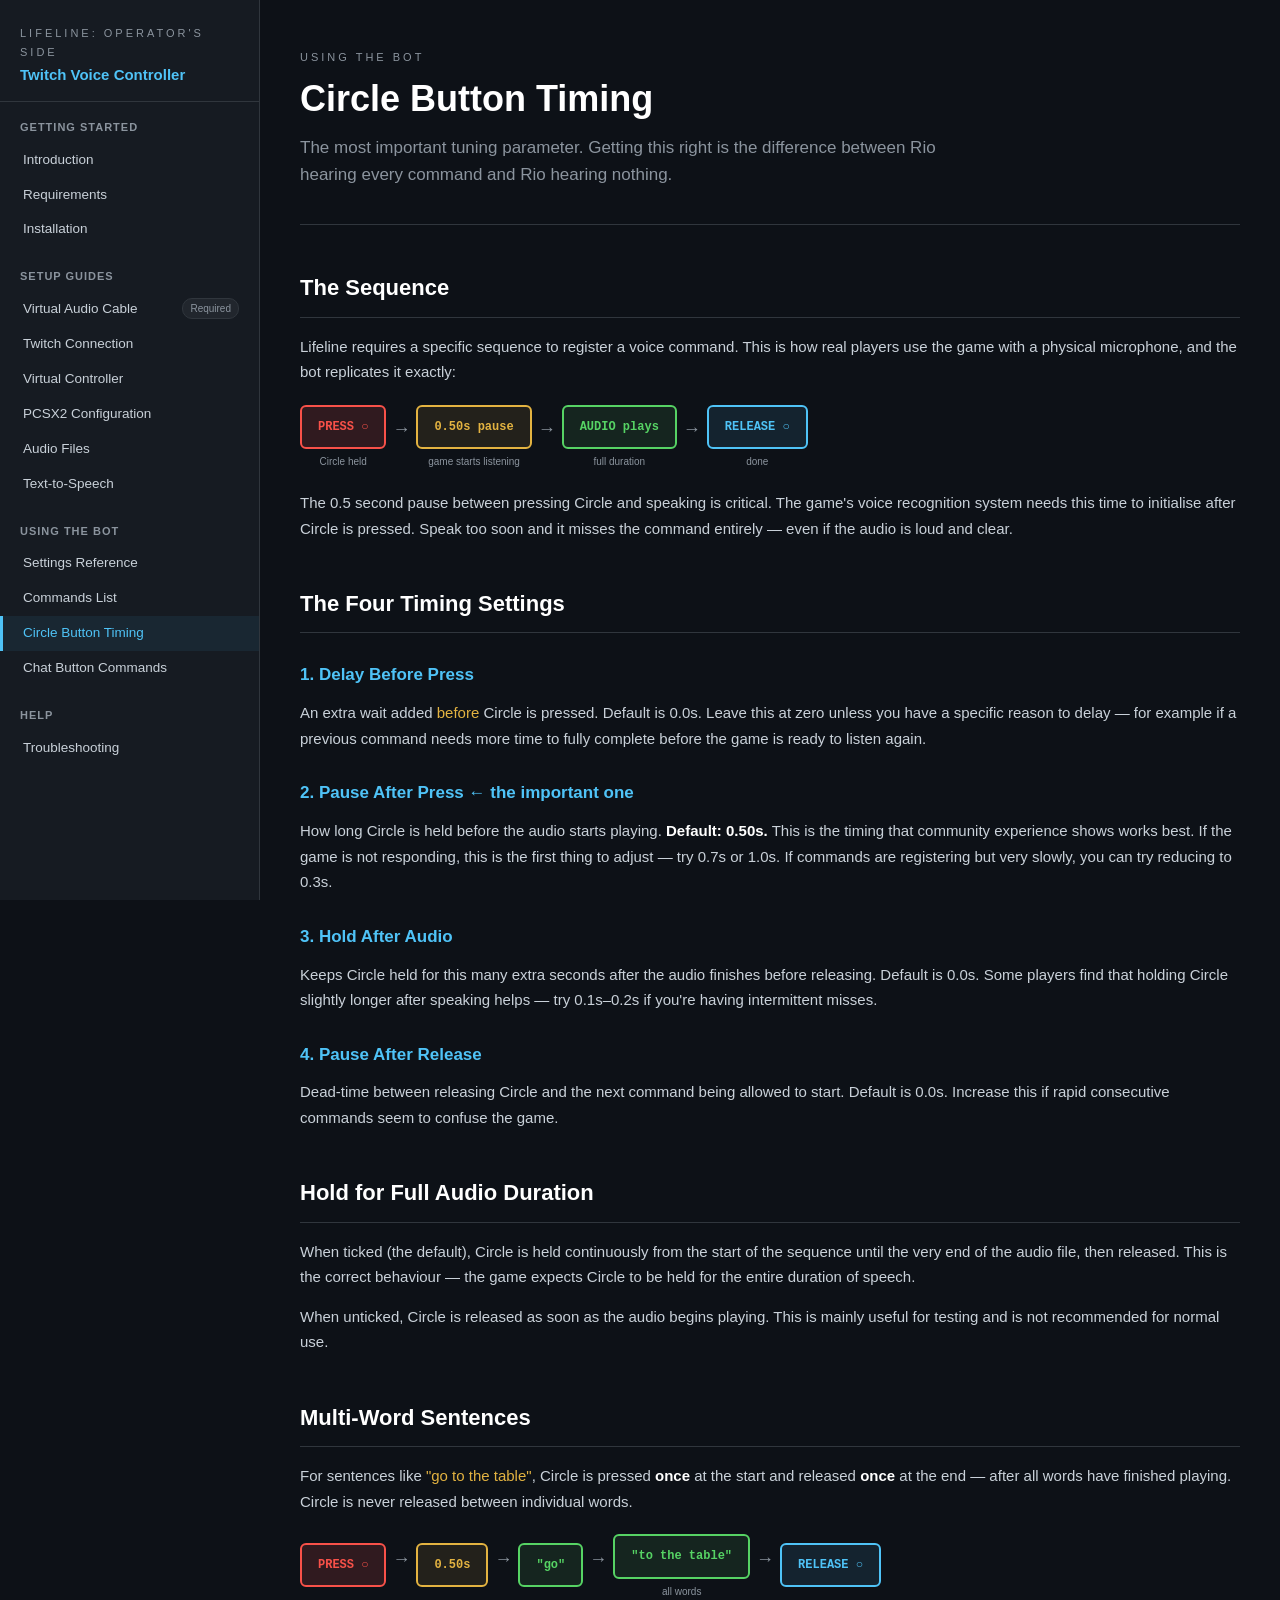
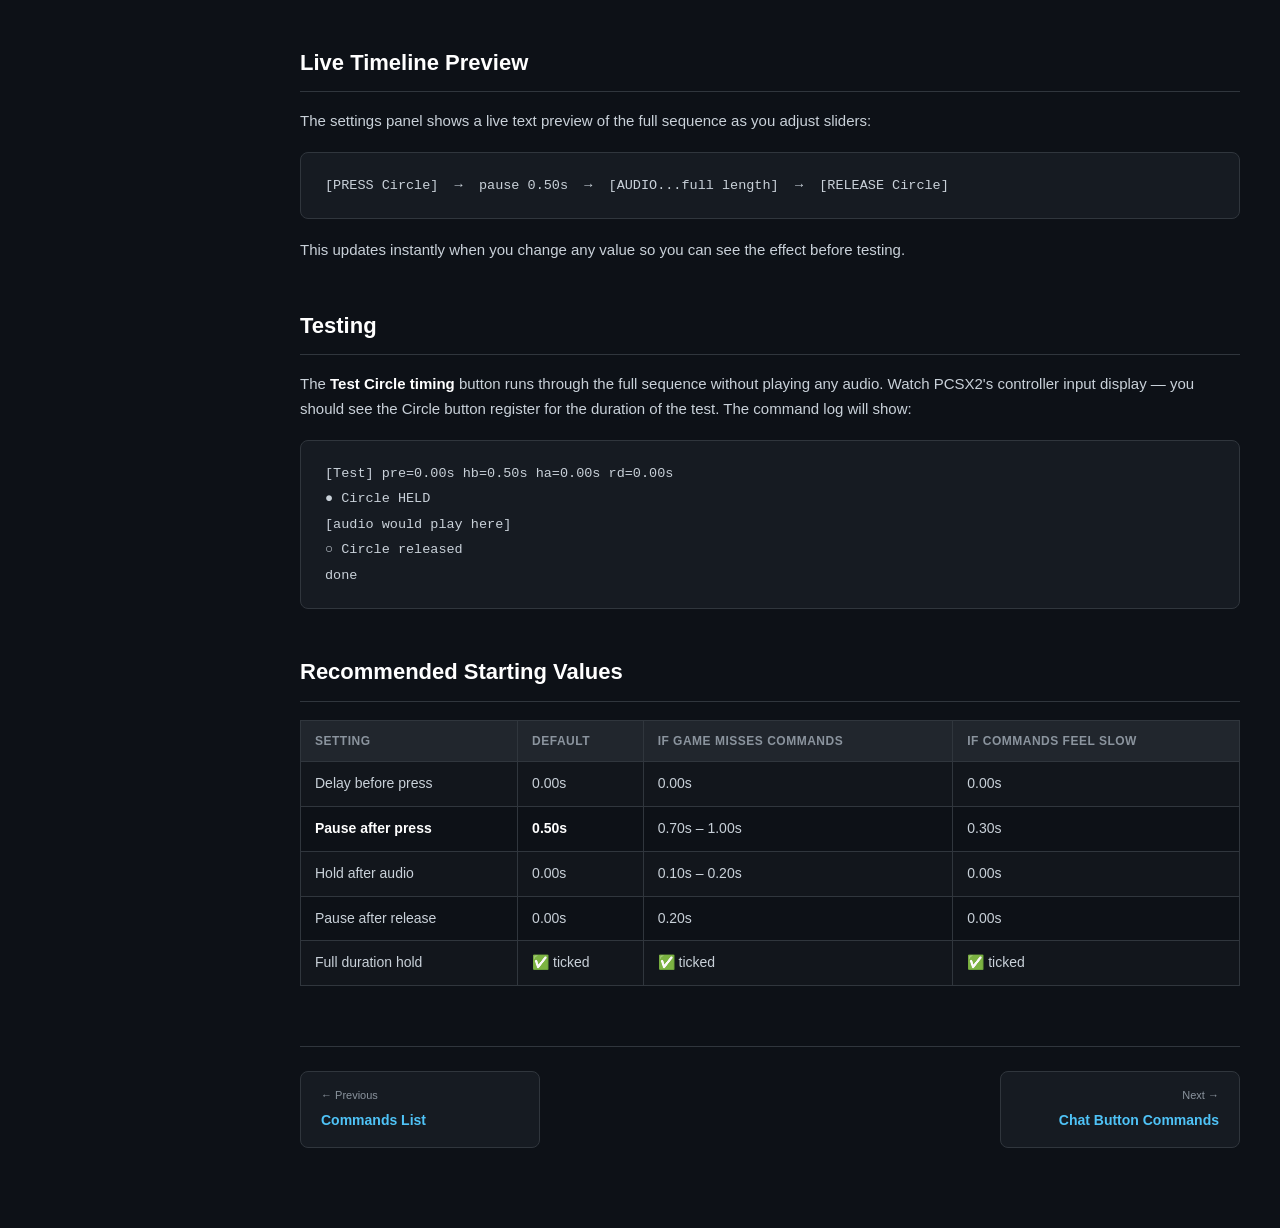
<file: docs/timing.html>
<!DOCTYPE html>
<html lang="en">
<head><meta charset="UTF-8"><meta name="viewport" content="width=device-width, initial-scale=1.0">
<title>Circle Button Timing — Lifeline Twitch Voice Controller</title>
<link rel="stylesheet" href="style.css"></head>
<body>
<nav class="sidebar">
  <div class="sidebar-logo"><div class="game-title">Lifeline: Operator's Side</div><div class="proj-title">Twitch Voice Controller</div></div>
  <div class="nav-section"><div class="nav-section-label">Getting Started</div>
    <a href="index.html">Introduction</a><a href="requirements.html">Requirements</a><a href="installation.html">Installation</a>
  </div>
  <div class="nav-section"><div class="nav-section-label">Setup Guides</div>
    <a href="virtual-audio.html">Virtual Audio Cable <span class="badge">Required</span></a>
    <a href="twitch.html">Twitch Connection</a><a href="controller.html">Virtual Controller</a>
    <a href="pcsx2.html">PCSX2 Configuration</a><a href="audio-files.html">Audio Files</a><a href="tts.html">Text-to-Speech</a>
  </div>
  <div class="nav-section"><div class="nav-section-label">Using the Bot</div>
    <a href="settings.html">Settings Reference</a><a href="commands.html">Commands List</a>
    <a href="timing.html" class="active">Circle Button Timing</a><a href="chat-buttons.html">Chat Button Commands</a>
  </div>
  <div class="nav-section"><div class="nav-section-label">Help</div><a href="troubleshooting.html">Troubleshooting</a></div>
</nav>
<main class="main">
  <div class="page-hero">
    <div class="eyebrow">Using the Bot</div>
    <h1>Circle Button Timing</h1>
    <p class="lead">The most important tuning parameter. Getting this right is the difference between Rio hearing every command and Rio hearing nothing.</p>
  </div>

  <h2>The Sequence</h2>
  <p>Lifeline requires a specific sequence to register a voice command. This is how real players use the game with a physical microphone, and the bot replicates it exactly:</p>

  <div class="timeline">
    <div class="tl-item"><div class="tl-box press">PRESS ○</div><div class="tl-label">Circle held</div></div>
    <div class="tl-arrow">→</div>
    <div class="tl-item"><div class="tl-box pause">0.50s pause</div><div class="tl-label">game starts listening</div></div>
    <div class="tl-arrow">→</div>
    <div class="tl-item"><div class="tl-box audio">AUDIO plays</div><div class="tl-label">full duration</div></div>
    <div class="tl-arrow">→</div>
    <div class="tl-item"><div class="tl-box release">RELEASE ○</div><div class="tl-label">done</div></div>
  </div>

  <p>The 0.5 second pause between pressing Circle and speaking is critical. The game's voice recognition system needs this time to initialise after Circle is pressed. Speak too soon and it misses the command entirely — even if the audio is loud and clear.</p>

  <h2>The Four Timing Settings</h2>

  <h3>1. Delay Before Press</h3>
  <p>An extra wait added <em>before</em> Circle is pressed. Default is 0.0s. Leave this at zero unless you have a specific reason to delay — for example if a previous command needs more time to fully complete before the game is ready to listen again.</p>

  <h3>2. Pause After Press ← the important one</h3>
  <p>How long Circle is held before the audio starts playing. <strong>Default: 0.50s.</strong> This is the timing that community experience shows works best. If the game is not responding, this is the first thing to adjust — try 0.7s or 1.0s. If commands are registering but very slowly, you can try reducing to 0.3s.</p>

  <h3>3. Hold After Audio</h3>
  <p>Keeps Circle held for this many extra seconds after the audio finishes before releasing. Default is 0.0s. Some players find that holding Circle slightly longer after speaking helps — try 0.1s–0.2s if you're having intermittent misses.</p>

  <h3>4. Pause After Release</h3>
  <p>Dead-time between releasing Circle and the next command being allowed to start. Default is 0.0s. Increase this if rapid consecutive commands seem to confuse the game.</p>

  <h2>Hold for Full Audio Duration</h2>
  <p>When ticked (the default), Circle is held continuously from the start of the sequence until the very end of the audio file, then released. This is the correct behaviour — the game expects Circle to be held for the entire duration of speech.</p>
  <p>When unticked, Circle is released as soon as the audio begins playing. This is mainly useful for testing and is not recommended for normal use.</p>

  <h2>Multi-Word Sentences</h2>
  <p>For sentences like <em>"go to the table"</em>, Circle is pressed <strong>once</strong> at the start and released <strong>once</strong> at the end — after all words have finished playing. Circle is never released between individual words.</p>

  <div class="timeline">
    <div class="tl-item"><div class="tl-box press">PRESS ○</div><div class="tl-label"></div></div>
    <div class="tl-arrow">→</div>
    <div class="tl-item"><div class="tl-box pause">0.50s</div><div class="tl-label"></div></div>
    <div class="tl-arrow">→</div>
    <div class="tl-item"><div class="tl-box audio">"go"</div><div class="tl-label"></div></div>
    <div class="tl-arrow">→</div>
    <div class="tl-item"><div class="tl-box audio">"to the table"</div><div class="tl-label">all words</div></div>
    <div class="tl-arrow">→</div>
    <div class="tl-item"><div class="tl-box release">RELEASE ○</div><div class="tl-label"></div></div>
  </div>

  <h2>Live Timeline Preview</h2>
  <p>The settings panel shows a live text preview of the full sequence as you adjust sliders:</p>
  <pre><code>[PRESS Circle]  →  pause 0.50s  →  [AUDIO...full length]  →  [RELEASE Circle]</code></pre>
  <p>This updates instantly when you change any value so you can see the effect before testing.</p>

  <h2>Testing</h2>
  <p>The <strong>Test Circle timing</strong> button runs through the full sequence without playing any audio. Watch PCSX2's controller input display — you should see the Circle button register for the duration of the test. The command log will show:</p>
  <pre><code>[Test] pre=0.00s hb=0.50s ha=0.00s rd=0.00s
● Circle HELD
[audio would play here]
○ Circle released
done</code></pre>

  <h2>Recommended Starting Values</h2>
  <table>
    <tr><th>Setting</th><th>Default</th><th>If game misses commands</th><th>If commands feel slow</th></tr>
    <tr><td>Delay before press</td><td>0.00s</td><td>0.00s</td><td>0.00s</td></tr>
    <tr><td><strong>Pause after press</strong></td><td><strong>0.50s</strong></td><td>0.70s – 1.00s</td><td>0.30s</td></tr>
    <tr><td>Hold after audio</td><td>0.00s</td><td>0.10s – 0.20s</td><td>0.00s</td></tr>
    <tr><td>Pause after release</td><td>0.00s</td><td>0.20s</td><td>0.00s</td></tr>
    <tr><td>Full duration hold</td><td>✅ ticked</td><td>✅ ticked</td><td>✅ ticked</td></tr>
  </table>

  <div class="page-nav">
    <a href="commands.html"><span class="nav-dir">← Previous</span><span class="nav-title">Commands List</span></a>
    <a href="chat-buttons.html" class="next"><span class="nav-dir">Next →</span><span class="nav-title">Chat Button Commands</span></a>
  </div>
</main>
</body>
</html>
</file>
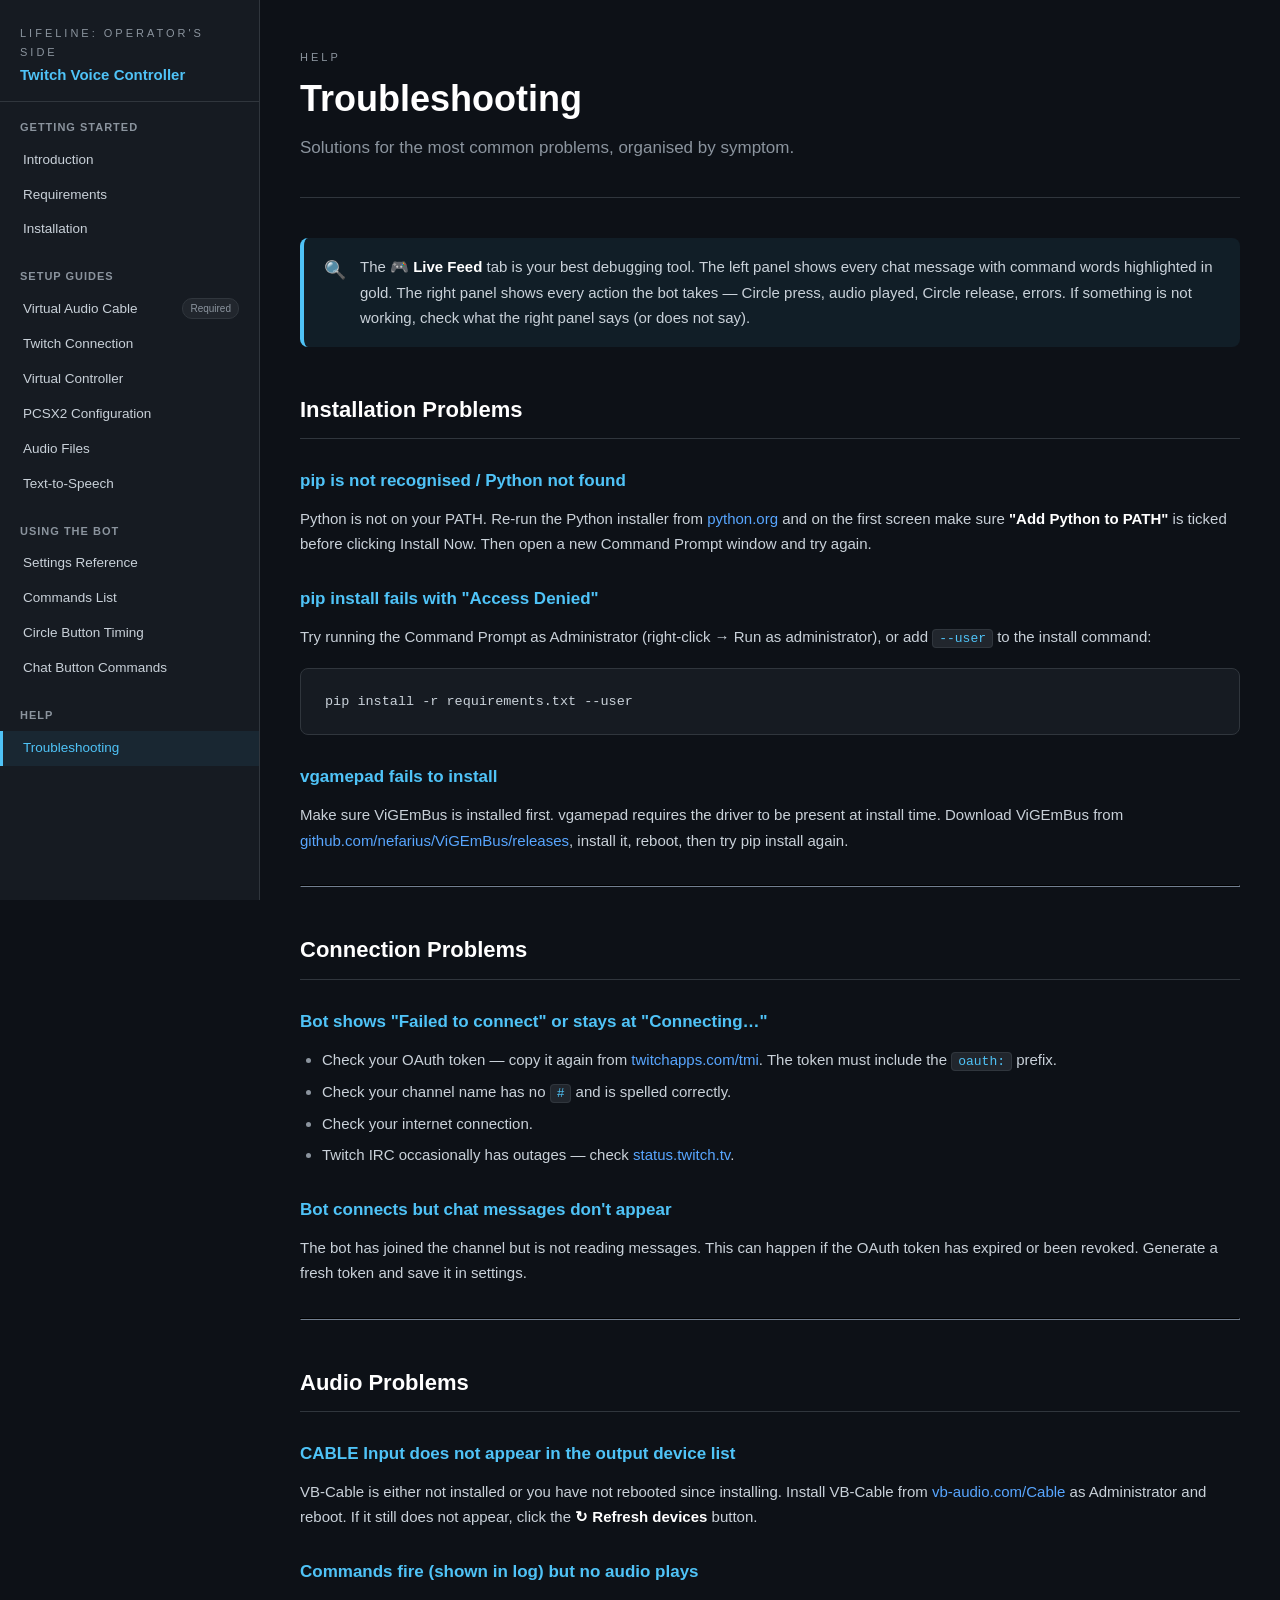
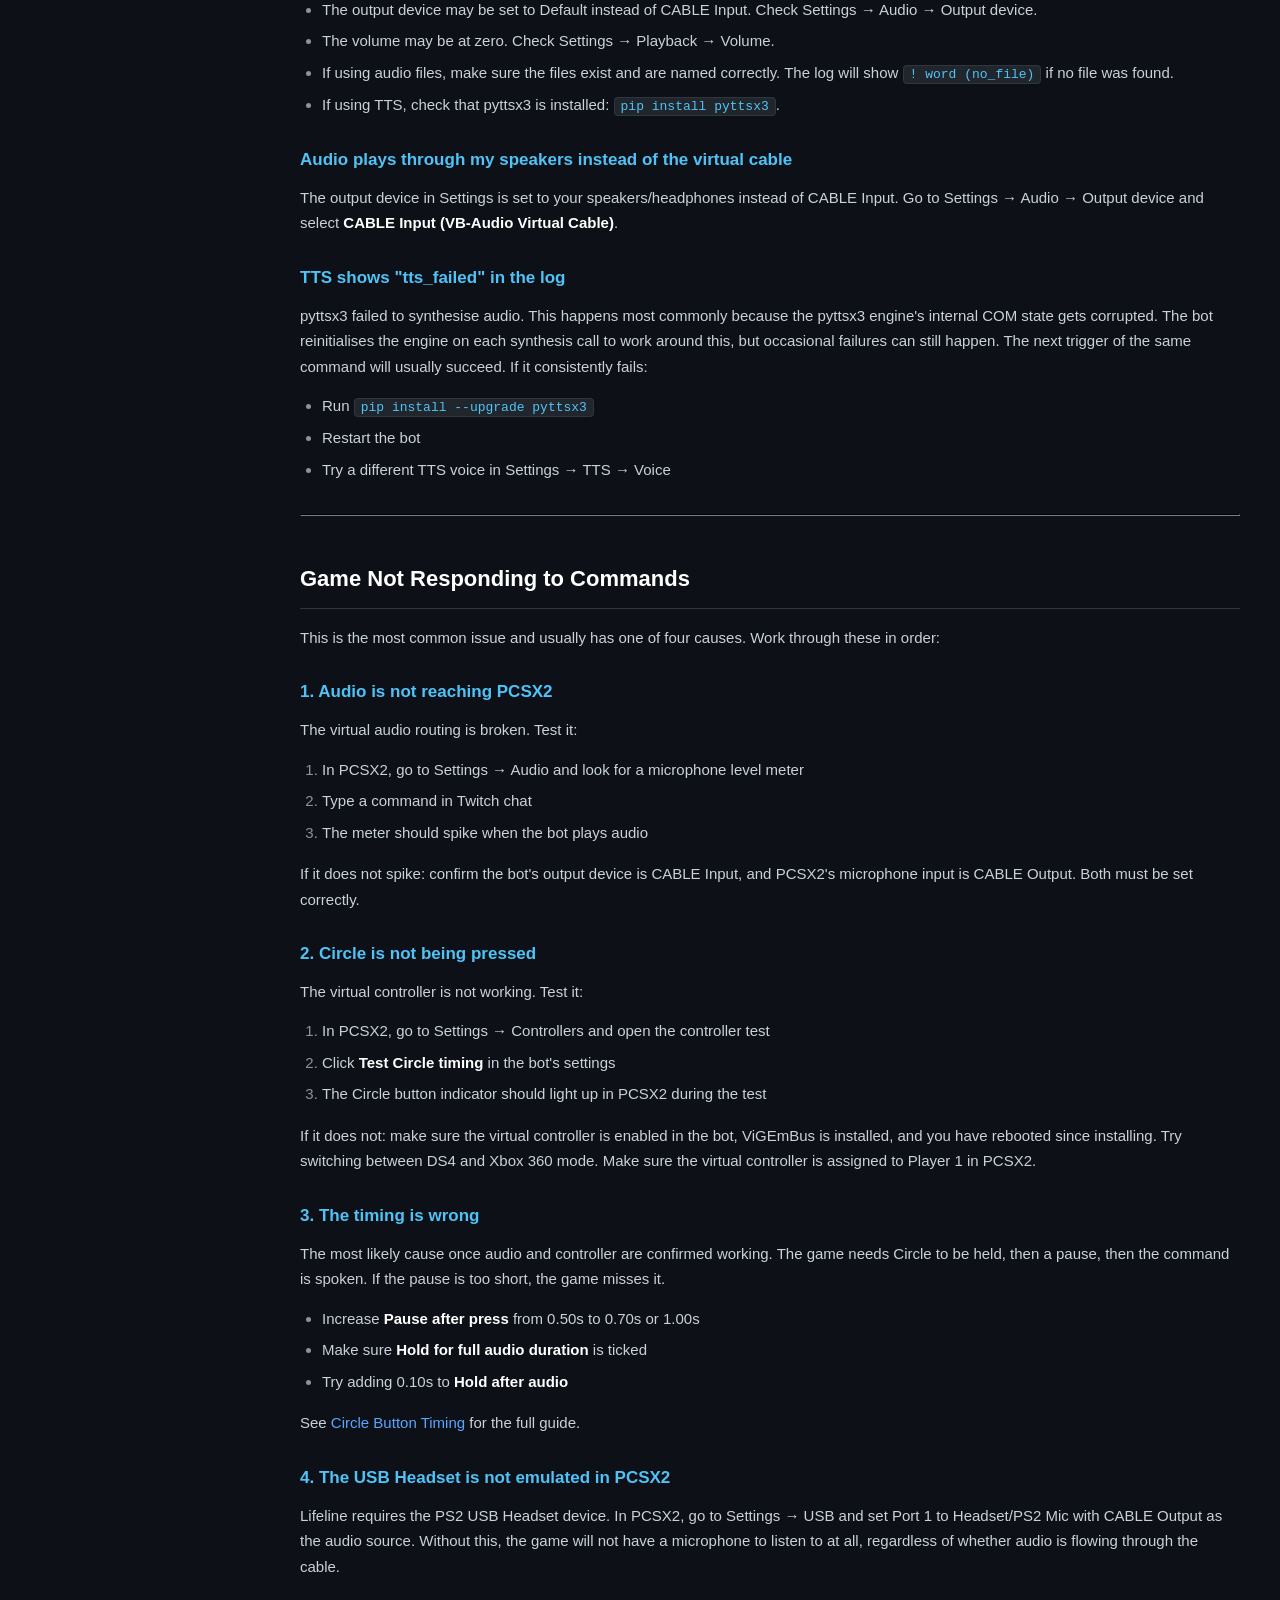
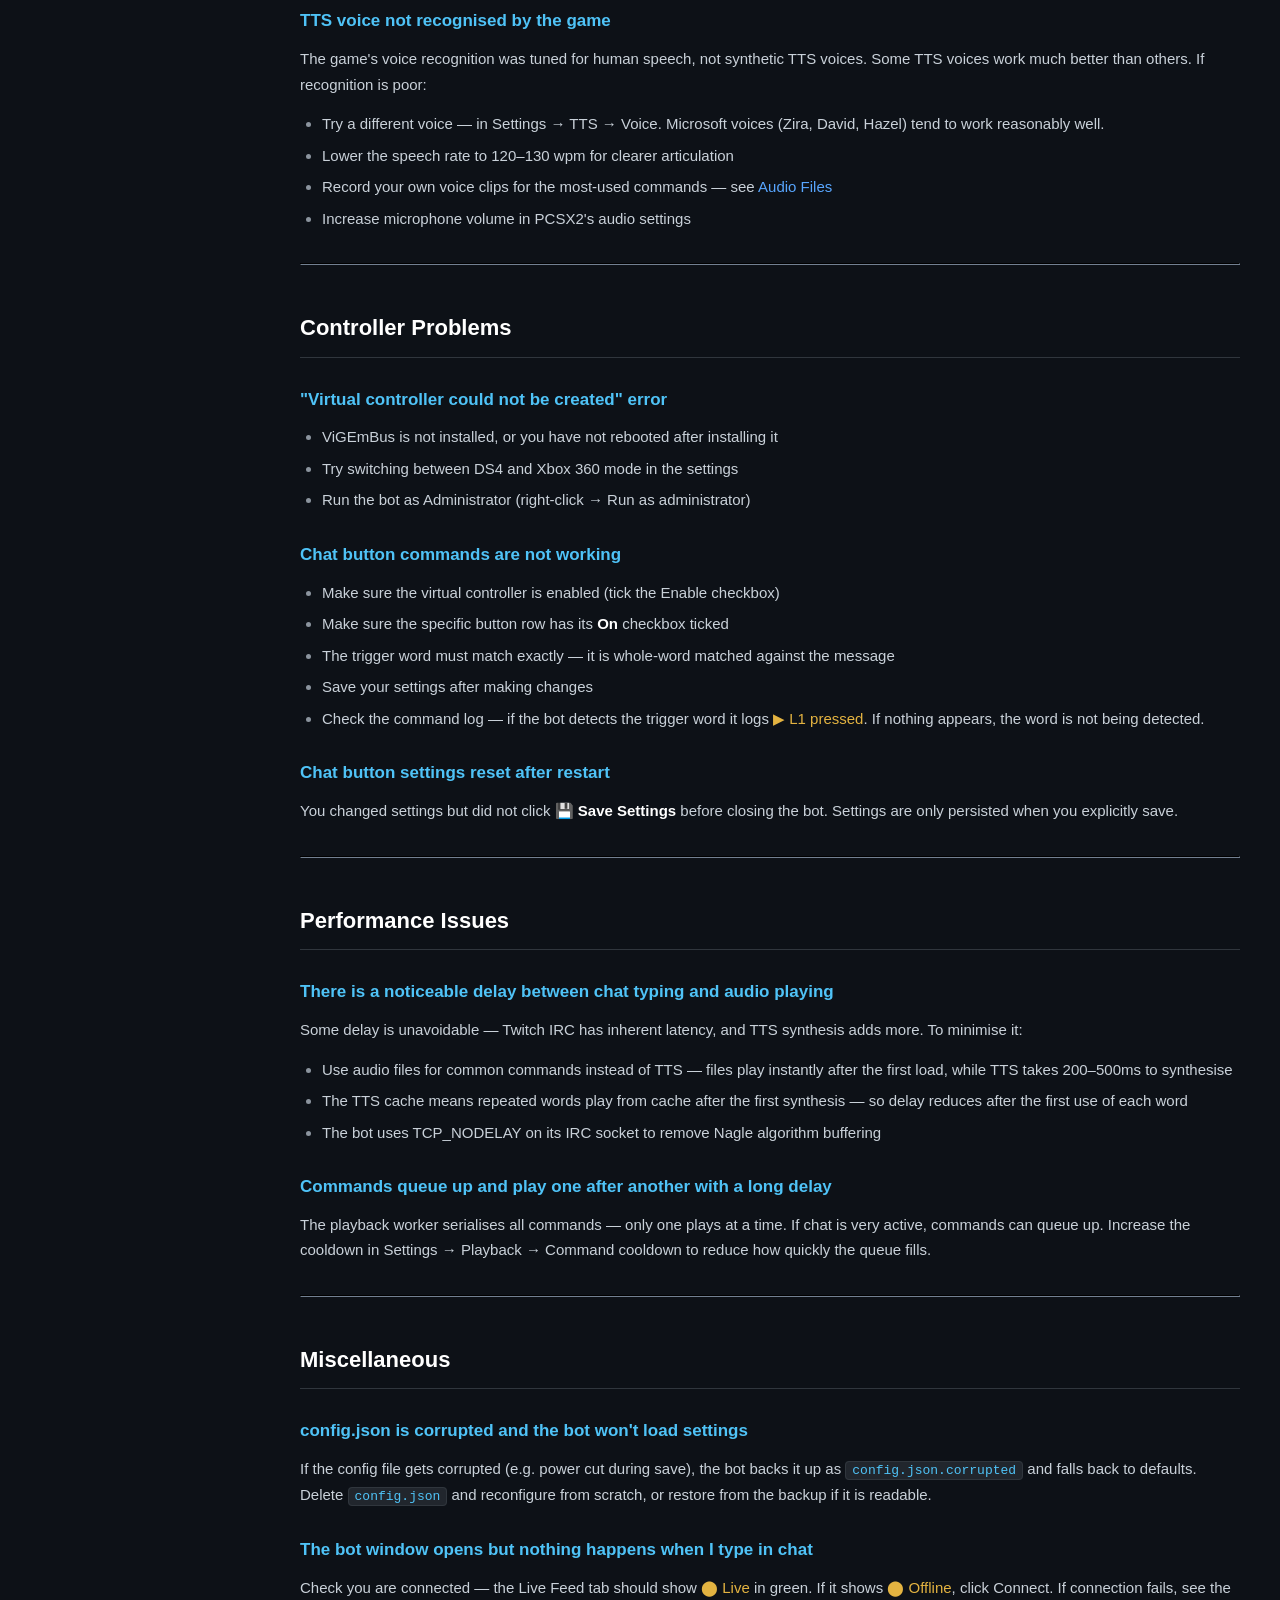
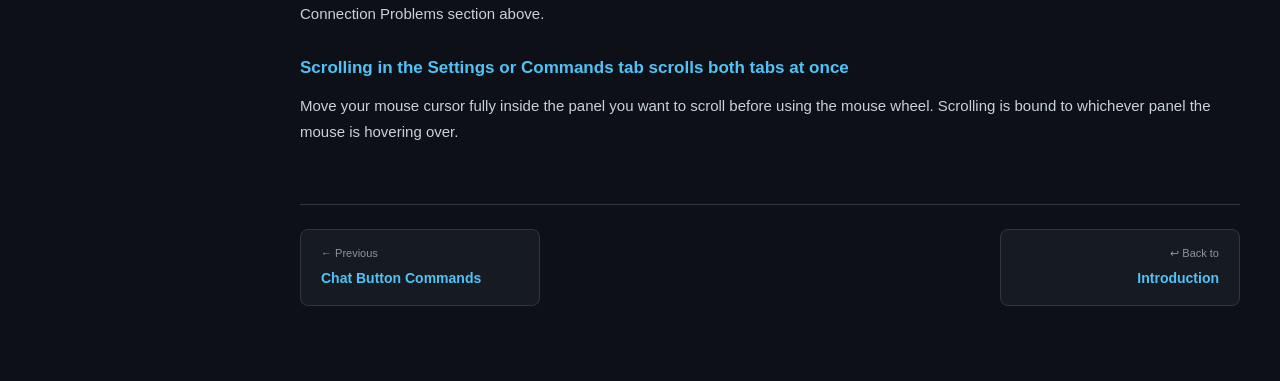
<file: docs/troubleshooting.html>
<!DOCTYPE html>
<html lang="en">
<head><meta charset="UTF-8"><meta name="viewport" content="width=device-width, initial-scale=1.0">
<title>Troubleshooting — Lifeline Twitch Voice Controller</title>
<link rel="stylesheet" href="style.css"></head>
<body>
<nav class="sidebar">
  <div class="sidebar-logo"><div class="game-title">Lifeline: Operator's Side</div><div class="proj-title">Twitch Voice Controller</div></div>
  <div class="nav-section"><div class="nav-section-label">Getting Started</div>
    <a href="index.html">Introduction</a><a href="requirements.html">Requirements</a><a href="installation.html">Installation</a>
  </div>
  <div class="nav-section"><div class="nav-section-label">Setup Guides</div>
    <a href="virtual-audio.html">Virtual Audio Cable <span class="badge">Required</span></a>
    <a href="twitch.html">Twitch Connection</a><a href="controller.html">Virtual Controller</a>
    <a href="pcsx2.html">PCSX2 Configuration</a><a href="audio-files.html">Audio Files</a><a href="tts.html">Text-to-Speech</a>
  </div>
  <div class="nav-section"><div class="nav-section-label">Using the Bot</div>
    <a href="settings.html">Settings Reference</a><a href="commands.html">Commands List</a>
    <a href="timing.html">Circle Button Timing</a><a href="chat-buttons.html">Chat Button Commands</a>
  </div>
  <div class="nav-section"><div class="nav-section-label">Help</div><a href="troubleshooting.html" class="active">Troubleshooting</a></div>
</nav>
<main class="main">
  <div class="page-hero">
    <div class="eyebrow">Help</div>
    <h1>Troubleshooting</h1>
    <p class="lead">Solutions for the most common problems, organised by symptom.</p>
  </div>

  <div class="callout info">
    <div class="callout-icon">🔍</div>
    <div class="callout-body"><p>The <strong>🎮 Live Feed</strong> tab is your best debugging tool. The left panel shows every chat message with command words highlighted in gold. The right panel shows every action the bot takes — Circle press, audio played, Circle release, errors. If something is not working, check what the right panel says (or does not say).</p></div>
  </div>

  <h2>Installation Problems</h2>

  <h3>pip is not recognised / Python not found</h3>
  <p>Python is not on your PATH. Re-run the Python installer from <a href="https://python.org" target="_blank">python.org</a> and on the first screen make sure <strong>"Add Python to PATH"</strong> is ticked before clicking Install Now. Then open a new Command Prompt window and try again.</p>

  <h3>pip install fails with "Access Denied"</h3>
  <p>Try running the Command Prompt as Administrator (right-click → Run as administrator), or add <code>--user</code> to the install command:</p>
  <pre><code>pip install -r requirements.txt --user</code></pre>

  <h3>vgamepad fails to install</h3>
  <p>Make sure ViGEmBus is installed first. vgamepad requires the driver to be present at install time. Download ViGEmBus from <a href="https://github.com/nefarius/ViGEmBus/releases" target="_blank">github.com/nefarius/ViGEmBus/releases</a>, install it, reboot, then try pip install again.</p>

  <hr style="border-color:var(--border);margin:32px 0;">

  <h2>Connection Problems</h2>

  <h3>Bot shows "Failed to connect" or stays at "Connecting…"</h3>
  <ul>
    <li>Check your OAuth token — copy it again from <a href="https://twitchapps.com/tmi/" target="_blank">twitchapps.com/tmi</a>. The token must include the <code>oauth:</code> prefix.</li>
    <li>Check your channel name has no <code>#</code> and is spelled correctly.</li>
    <li>Check your internet connection.</li>
    <li>Twitch IRC occasionally has outages — check <a href="https://status.twitch.tv" target="_blank">status.twitch.tv</a>.</li>
  </ul>

  <h3>Bot connects but chat messages don't appear</h3>
  <p>The bot has joined the channel but is not reading messages. This can happen if the OAuth token has expired or been revoked. Generate a fresh token and save it in settings.</p>

  <hr style="border-color:var(--border);margin:32px 0;">

  <h2>Audio Problems</h2>

  <h3>CABLE Input does not appear in the output device list</h3>
  <p>VB-Cable is either not installed or you have not rebooted since installing. Install VB-Cable from <a href="https://vb-audio.com/Cable" target="_blank">vb-audio.com/Cable</a> as Administrator and reboot. If it still does not appear, click the <strong>↻ Refresh devices</strong> button.</p>

  <h3>Commands fire (shown in log) but no audio plays</h3>
  <ul>
    <li>The output device may be set to Default instead of CABLE Input. Check Settings → Audio → Output device.</li>
    <li>The volume may be at zero. Check Settings → Playback → Volume.</li>
    <li>If using audio files, make sure the files exist and are named correctly. The log will show <code>! word (no_file)</code> if no file was found.</li>
    <li>If using TTS, check that pyttsx3 is installed: <code>pip install pyttsx3</code>.</li>
  </ul>

  <h3>Audio plays through my speakers instead of the virtual cable</h3>
  <p>The output device in Settings is set to your speakers/headphones instead of CABLE Input. Go to Settings → Audio → Output device and select <strong>CABLE Input (VB-Audio Virtual Cable)</strong>.</p>

  <h3>TTS shows "tts_failed" in the log</h3>
  <p>pyttsx3 failed to synthesise audio. This happens most commonly because the pyttsx3 engine's internal COM state gets corrupted. The bot reinitialises the engine on each synthesis call to work around this, but occasional failures can still happen. The next trigger of the same command will usually succeed. If it consistently fails:</p>
  <ul>
    <li>Run <code>pip install --upgrade pyttsx3</code></li>
    <li>Restart the bot</li>
    <li>Try a different TTS voice in Settings → TTS → Voice</li>
  </ul>

  <hr style="border-color:var(--border);margin:32px 0;">

  <h2>Game Not Responding to Commands</h2>
  <p>This is the most common issue and usually has one of four causes. Work through these in order:</p>

  <h3>1. Audio is not reaching PCSX2</h3>
  <p>The virtual audio routing is broken. Test it:</p>
  <ol>
    <li>In PCSX2, go to Settings → Audio and look for a microphone level meter</li>
    <li>Type a command in Twitch chat</li>
    <li>The meter should spike when the bot plays audio</li>
  </ol>
  <p>If it does not spike: confirm the bot's output device is CABLE Input, and PCSX2's microphone input is CABLE Output. Both must be set correctly.</p>

  <h3>2. Circle is not being pressed</h3>
  <p>The virtual controller is not working. Test it:</p>
  <ol>
    <li>In PCSX2, go to Settings → Controllers and open the controller test</li>
    <li>Click <strong>Test Circle timing</strong> in the bot's settings</li>
    <li>The Circle button indicator should light up in PCSX2 during the test</li>
  </ol>
  <p>If it does not: make sure the virtual controller is enabled in the bot, ViGEmBus is installed, and you have rebooted since installing. Try switching between DS4 and Xbox 360 mode. Make sure the virtual controller is assigned to Player 1 in PCSX2.</p>

  <h3>3. The timing is wrong</h3>
  <p>The most likely cause once audio and controller are confirmed working. The game needs Circle to be held, then a pause, then the command is spoken. If the pause is too short, the game misses it.</p>
  <ul>
    <li>Increase <strong>Pause after press</strong> from 0.50s to 0.70s or 1.00s</li>
    <li>Make sure <strong>Hold for full audio duration</strong> is ticked</li>
    <li>Try adding 0.10s to <strong>Hold after audio</strong></li>
  </ul>
  <p>See <a href="timing.html">Circle Button Timing</a> for the full guide.</p>

  <h3>4. The USB Headset is not emulated in PCSX2</h3>
  <p>Lifeline requires the PS2 USB Headset device. In PCSX2, go to Settings → USB and set Port 1 to Headset/PS2 Mic with CABLE Output as the audio source. Without this, the game will not have a microphone to listen to at all, regardless of whether audio is flowing through the cable.</p>

  <h3>TTS voice not recognised by the game</h3>
  <p>The game's voice recognition was tuned for human speech, not synthetic TTS voices. Some TTS voices work much better than others. If recognition is poor:</p>
  <ul>
    <li>Try a different voice — in Settings → TTS → Voice. Microsoft voices (Zira, David, Hazel) tend to work reasonably well.</li>
    <li>Lower the speech rate to 120–130 wpm for clearer articulation</li>
    <li>Record your own voice clips for the most-used commands — see <a href="audio-files.html">Audio Files</a></li>
    <li>Increase microphone volume in PCSX2's audio settings</li>
  </ul>

  <hr style="border-color:var(--border);margin:32px 0;">

  <h2>Controller Problems</h2>

  <h3>"Virtual controller could not be created" error</h3>
  <ul>
    <li>ViGEmBus is not installed, or you have not rebooted after installing it</li>
    <li>Try switching between DS4 and Xbox 360 mode in the settings</li>
    <li>Run the bot as Administrator (right-click → Run as administrator)</li>
  </ul>

  <h3>Chat button commands are not working</h3>
  <ul>
    <li>Make sure the virtual controller is enabled (tick the Enable checkbox)</li>
    <li>Make sure the specific button row has its <strong>On</strong> checkbox ticked</li>
    <li>The trigger word must match exactly — it is whole-word matched against the message</li>
    <li>Save your settings after making changes</li>
    <li>Check the command log — if the bot detects the trigger word it logs <em>▶ L1 pressed</em>. If nothing appears, the word is not being detected.</li>
  </ul>

  <h3>Chat button settings reset after restart</h3>
  <p>You changed settings but did not click <strong>💾 Save Settings</strong> before closing the bot. Settings are only persisted when you explicitly save.</p>

  <hr style="border-color:var(--border);margin:32px 0;">

  <h2>Performance Issues</h2>

  <h3>There is a noticeable delay between chat typing and audio playing</h3>
  <p>Some delay is unavoidable — Twitch IRC has inherent latency, and TTS synthesis adds more. To minimise it:</p>
  <ul>
    <li>Use audio files for common commands instead of TTS — files play instantly after the first load, while TTS takes 200–500ms to synthesise</li>
    <li>The TTS cache means repeated words play from cache after the first synthesis — so delay reduces after the first use of each word</li>
    <li>The bot uses TCP_NODELAY on its IRC socket to remove Nagle algorithm buffering</li>
  </ul>

  <h3>Commands queue up and play one after another with a long delay</h3>
  <p>The playback worker serialises all commands — only one plays at a time. If chat is very active, commands can queue up. Increase the cooldown in Settings → Playback → Command cooldown to reduce how quickly the queue fills.</p>

  <hr style="border-color:var(--border);margin:32px 0;">

  <h2>Miscellaneous</h2>

  <h3>config.json is corrupted and the bot won't load settings</h3>
  <p>If the config file gets corrupted (e.g. power cut during save), the bot backs it up as <code>config.json.corrupted</code> and falls back to defaults. Delete <code>config.json</code> and reconfigure from scratch, or restore from the backup if it is readable.</p>

  <h3>The bot window opens but nothing happens when I type in chat</h3>
  <p>Check you are connected — the Live Feed tab should show <em>⬤ Live</em> in green. If it shows <em>⬤ Offline</em>, click Connect. If connection fails, see the Connection Problems section above.</p>

  <h3>Scrolling in the Settings or Commands tab scrolls both tabs at once</h3>
  <p>Move your mouse cursor fully inside the panel you want to scroll before using the mouse wheel. Scrolling is bound to whichever panel the mouse is hovering over.</p>

  <div class="page-nav">
    <a href="chat-buttons.html"><span class="nav-dir">← Previous</span><span class="nav-title">Chat Button Commands</span></a>
    <a href="index.html" class="next"><span class="nav-dir">↩ Back to</span><span class="nav-title">Introduction</span></a>
  </div>
</main>
</body>
</html>
</file>
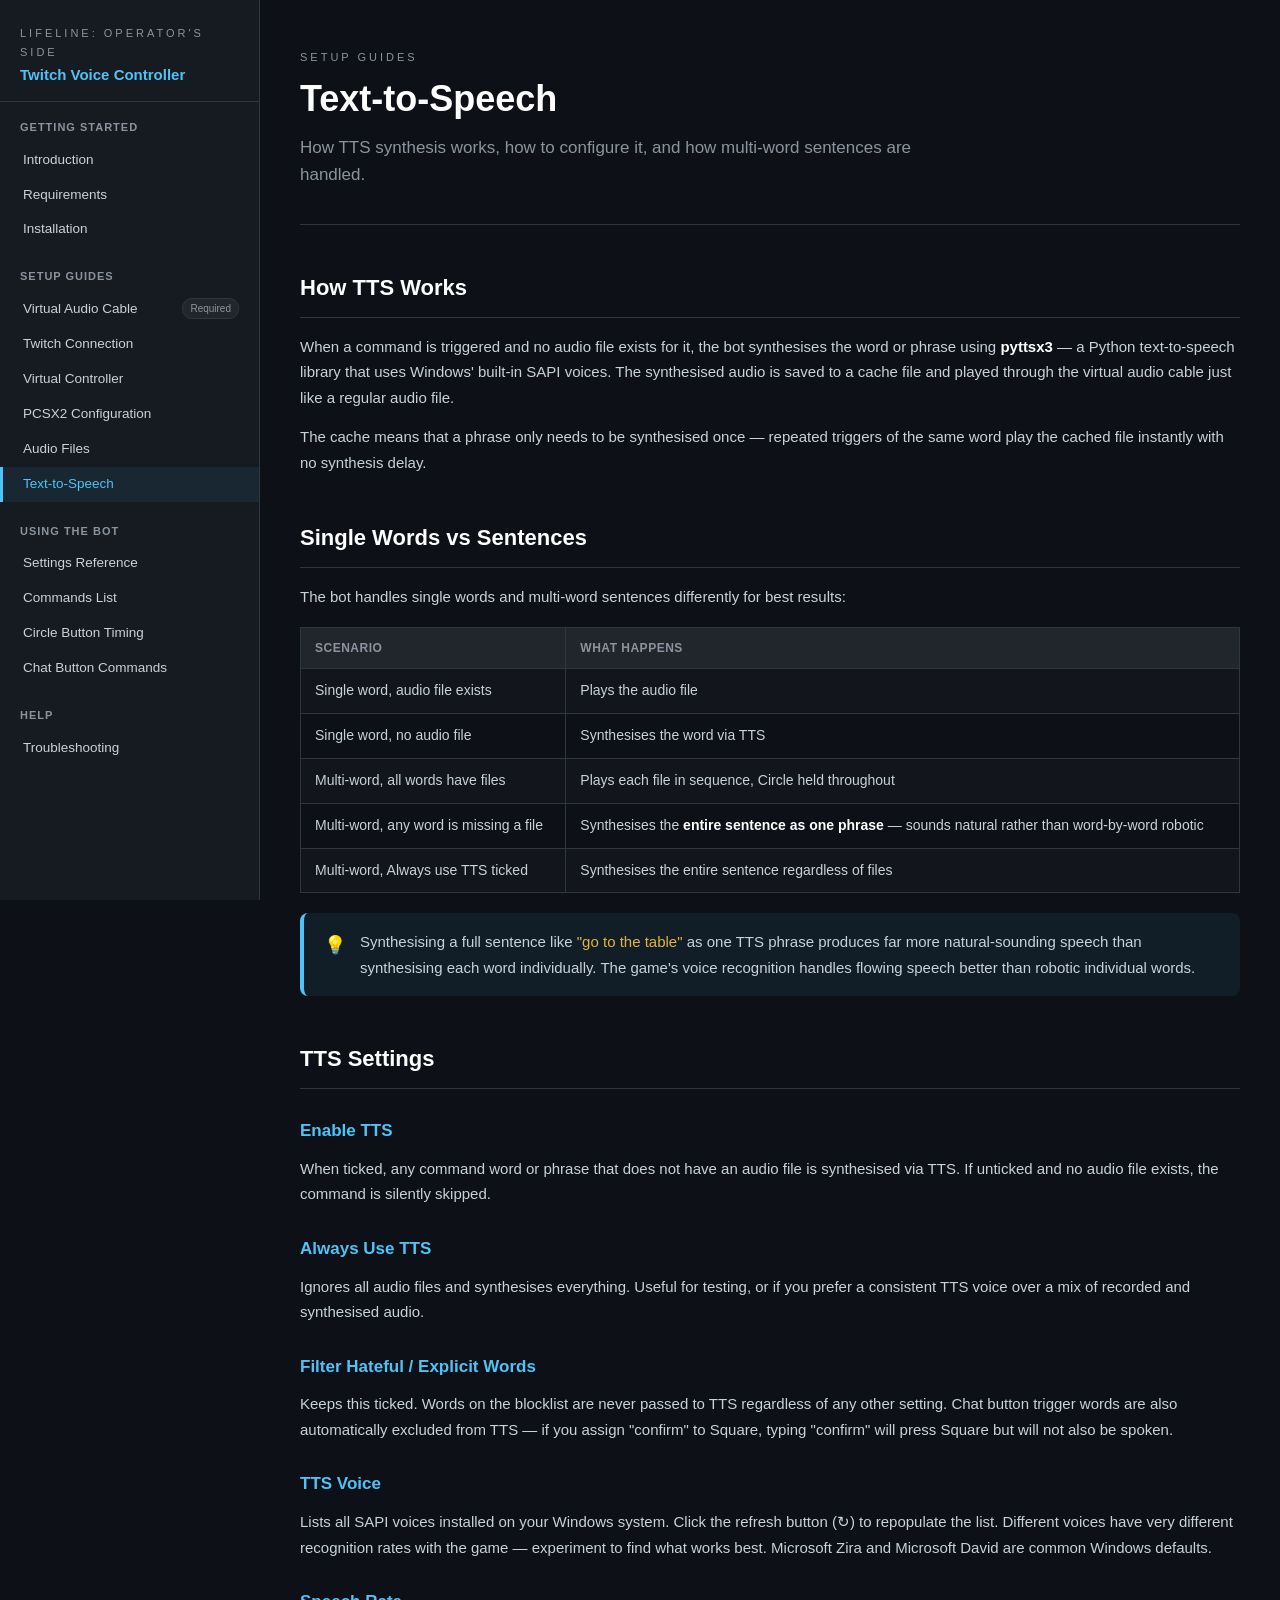
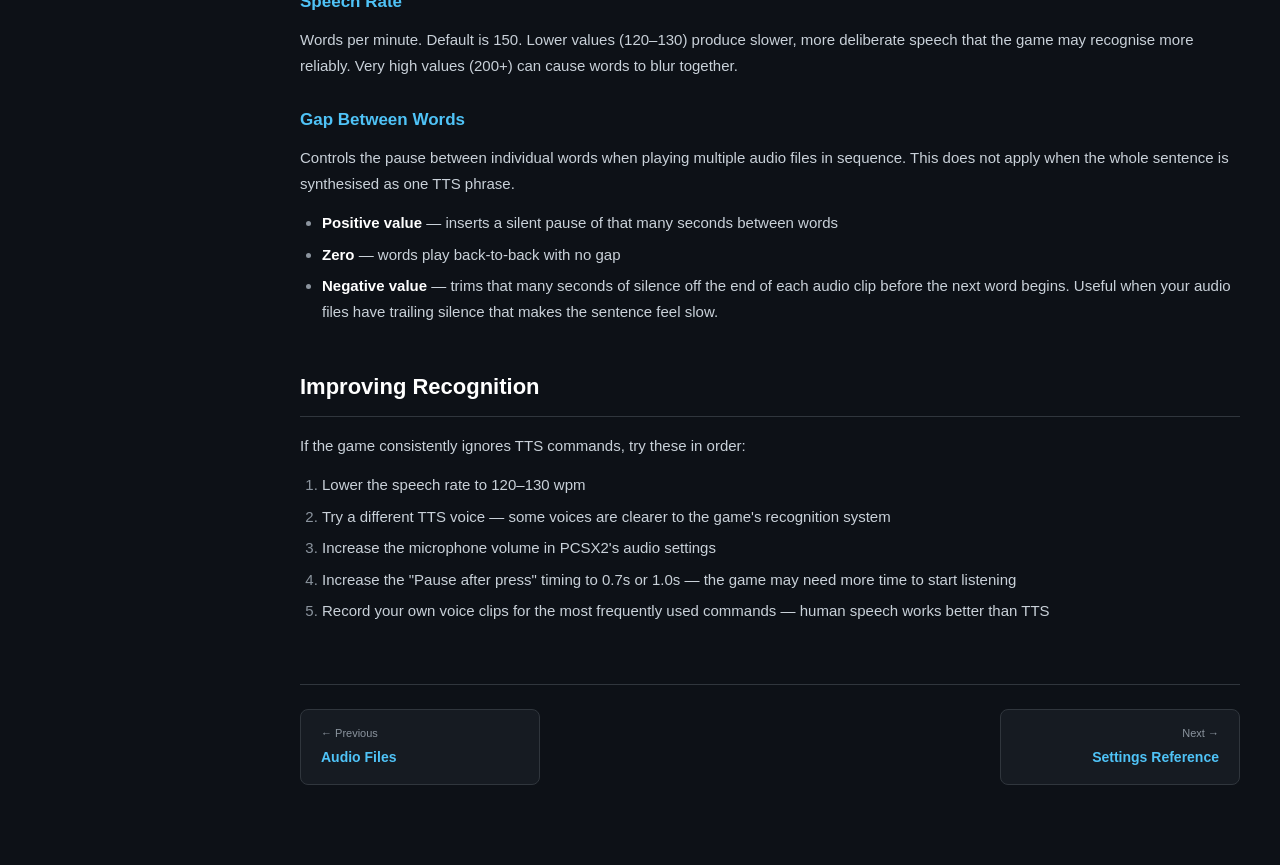
<file: docs/tts.html>
<!DOCTYPE html>
<html lang="en">
<head><meta charset="UTF-8"><meta name="viewport" content="width=device-width, initial-scale=1.0">
<title>Text-to-Speech — Lifeline Twitch Voice Controller</title>
<link rel="stylesheet" href="style.css"></head>
<body>
<nav class="sidebar">
  <div class="sidebar-logo"><div class="game-title">Lifeline: Operator's Side</div><div class="proj-title">Twitch Voice Controller</div></div>
  <div class="nav-section"><div class="nav-section-label">Getting Started</div>
    <a href="index.html">Introduction</a><a href="requirements.html">Requirements</a><a href="installation.html">Installation</a>
  </div>
  <div class="nav-section"><div class="nav-section-label">Setup Guides</div>
    <a href="virtual-audio.html">Virtual Audio Cable <span class="badge">Required</span></a>
    <a href="twitch.html">Twitch Connection</a><a href="controller.html">Virtual Controller</a>
    <a href="pcsx2.html">PCSX2 Configuration</a><a href="audio-files.html">Audio Files</a><a href="tts.html" class="active">Text-to-Speech</a>
  </div>
  <div class="nav-section"><div class="nav-section-label">Using the Bot</div>
    <a href="settings.html">Settings Reference</a><a href="commands.html">Commands List</a>
    <a href="timing.html">Circle Button Timing</a><a href="chat-buttons.html">Chat Button Commands</a>
  </div>
  <div class="nav-section"><div class="nav-section-label">Help</div><a href="troubleshooting.html">Troubleshooting</a></div>
</nav>
<main class="main">
  <div class="page-hero">
    <div class="eyebrow">Setup Guides</div>
    <h1>Text-to-Speech</h1>
    <p class="lead">How TTS synthesis works, how to configure it, and how multi-word sentences are handled.</p>
  </div>

  <h2>How TTS Works</h2>
  <p>When a command is triggered and no audio file exists for it, the bot synthesises the word or phrase using <strong>pyttsx3</strong> — a Python text-to-speech library that uses Windows' built-in SAPI voices. The synthesised audio is saved to a cache file and played through the virtual audio cable just like a regular audio file.</p>
  <p>The cache means that a phrase only needs to be synthesised once — repeated triggers of the same word play the cached file instantly with no synthesis delay.</p>

  <h2>Single Words vs Sentences</h2>
  <p>The bot handles single words and multi-word sentences differently for best results:</p>
  <table>
    <tr><th>Scenario</th><th>What happens</th></tr>
    <tr><td>Single word, audio file exists</td><td>Plays the audio file</td></tr>
    <tr><td>Single word, no audio file</td><td>Synthesises the word via TTS</td></tr>
    <tr><td>Multi-word, all words have files</td><td>Plays each file in sequence, Circle held throughout</td></tr>
    <tr><td>Multi-word, any word is missing a file</td><td>Synthesises the <strong>entire sentence as one phrase</strong> — sounds natural rather than word-by-word robotic</td></tr>
    <tr><td>Multi-word, Always use TTS ticked</td><td>Synthesises the entire sentence regardless of files</td></tr>
  </table>
  <div class="callout info">
    <div class="callout-icon">💡</div>
    <div class="callout-body"><p>Synthesising a full sentence like <em>"go to the table"</em> as one TTS phrase produces far more natural-sounding speech than synthesising each word individually. The game's voice recognition handles flowing speech better than robotic individual words.</p></div>
  </div>

  <h2>TTS Settings</h2>
  <h3>Enable TTS</h3>
  <p>When ticked, any command word or phrase that does not have an audio file is synthesised via TTS. If unticked and no audio file exists, the command is silently skipped.</p>
  <h3>Always Use TTS</h3>
  <p>Ignores all audio files and synthesises everything. Useful for testing, or if you prefer a consistent TTS voice over a mix of recorded and synthesised audio.</p>
  <h3>Filter Hateful / Explicit Words</h3>
  <p>Keeps this ticked. Words on the blocklist are never passed to TTS regardless of any other setting. Chat button trigger words are also automatically excluded from TTS — if you assign "confirm" to Square, typing "confirm" will press Square but will not also be spoken.</p>
  <h3>TTS Voice</h3>
  <p>Lists all SAPI voices installed on your Windows system. Click the refresh button (↻) to repopulate the list. Different voices have very different recognition rates with the game — experiment to find what works best. Microsoft Zira and Microsoft David are common Windows defaults.</p>
  <h3>Speech Rate</h3>
  <p>Words per minute. Default is 150. Lower values (120–130) produce slower, more deliberate speech that the game may recognise more reliably. Very high values (200+) can cause words to blur together.</p>
  <h3>Gap Between Words</h3>
  <p>Controls the pause between individual words when playing multiple audio files in sequence. This does not apply when the whole sentence is synthesised as one TTS phrase.</p>
  <ul>
    <li><strong>Positive value</strong> — inserts a silent pause of that many seconds between words</li>
    <li><strong>Zero</strong> — words play back-to-back with no gap</li>
    <li><strong>Negative value</strong> — trims that many seconds of silence off the end of each audio clip before the next word begins. Useful when your audio files have trailing silence that makes the sentence feel slow.</li>
  </ul>

  <h2>Improving Recognition</h2>
  <p>If the game consistently ignores TTS commands, try these in order:</p>
  <ol>
    <li>Lower the speech rate to 120–130 wpm</li>
    <li>Try a different TTS voice — some voices are clearer to the game's recognition system</li>
    <li>Increase the microphone volume in PCSX2's audio settings</li>
    <li>Increase the "Pause after press" timing to 0.7s or 1.0s — the game may need more time to start listening</li>
    <li>Record your own voice clips for the most frequently used commands — human speech works better than TTS</li>
  </ol>

  <div class="page-nav">
    <a href="audio-files.html"><span class="nav-dir">← Previous</span><span class="nav-title">Audio Files</span></a>
    <a href="settings.html" class="next"><span class="nav-dir">Next →</span><span class="nav-title">Settings Reference</span></a>
  </div>
</main>
</body>
</html>
</file>
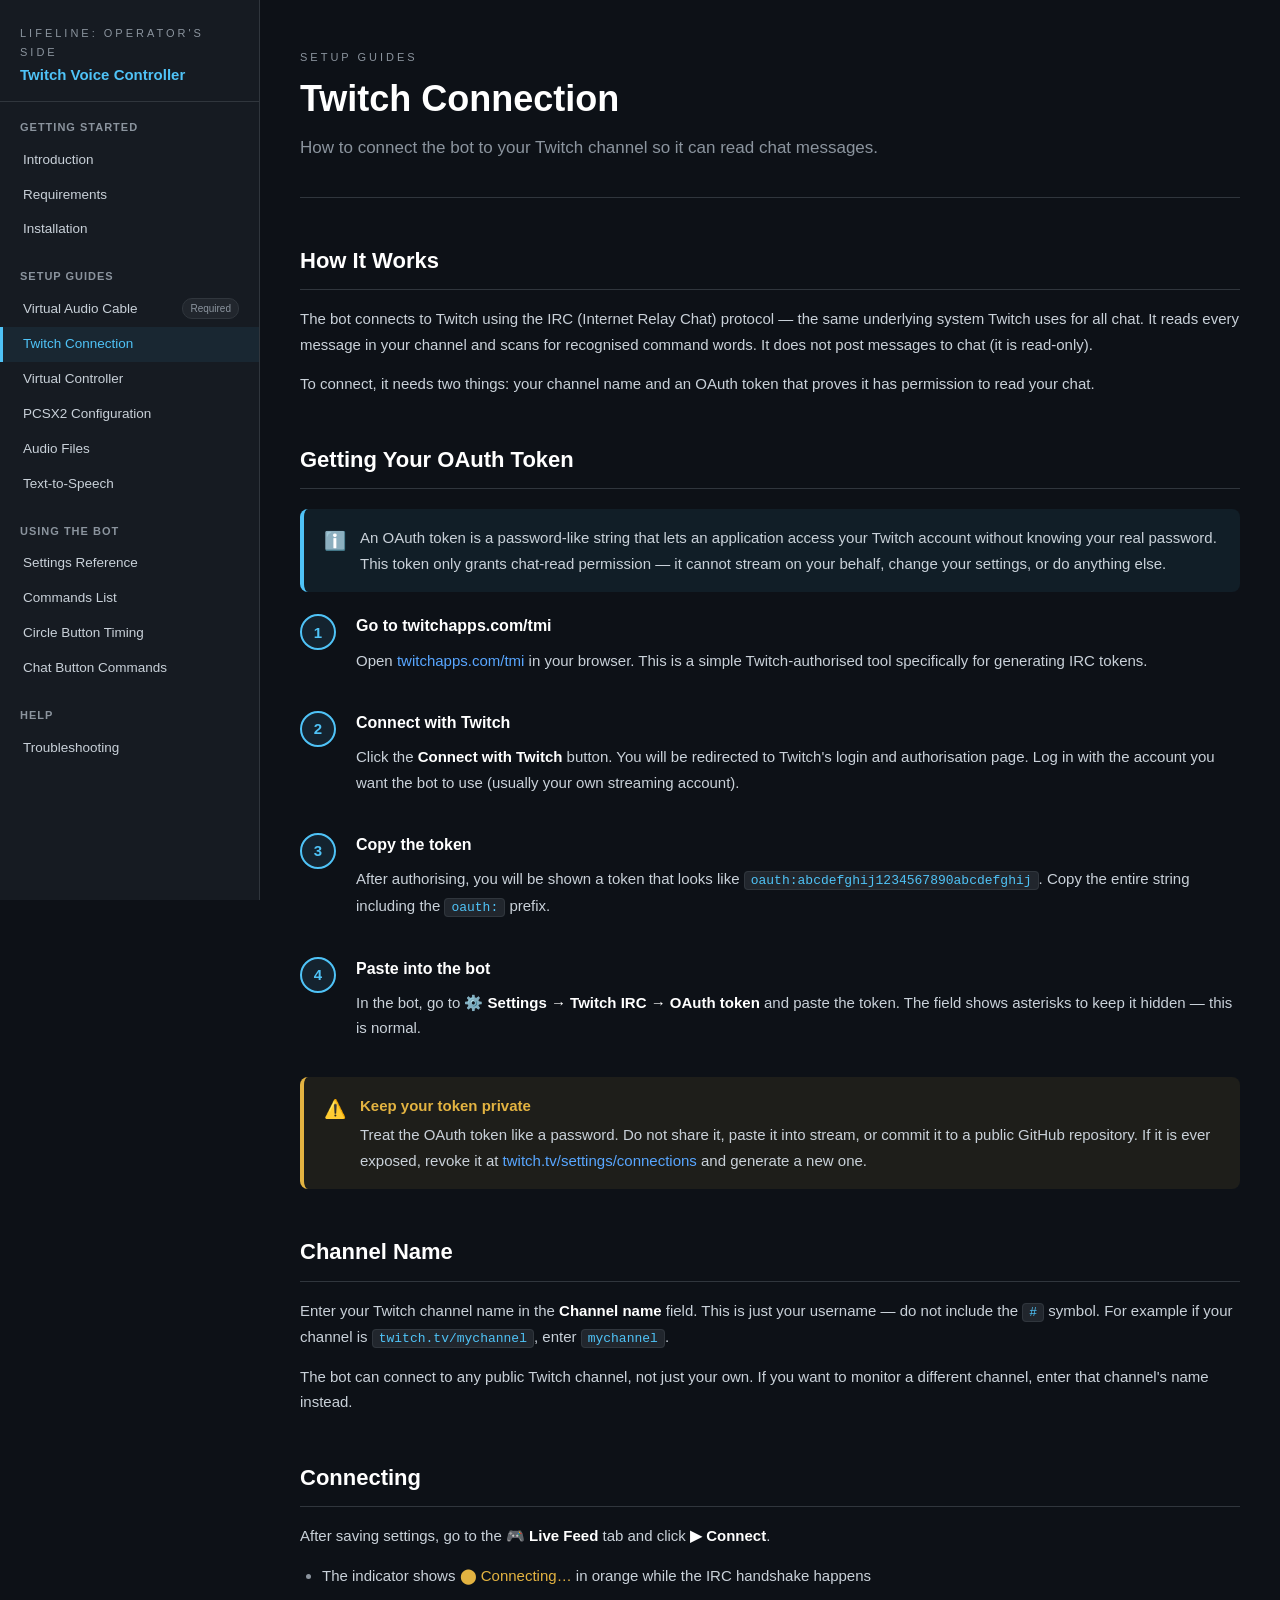
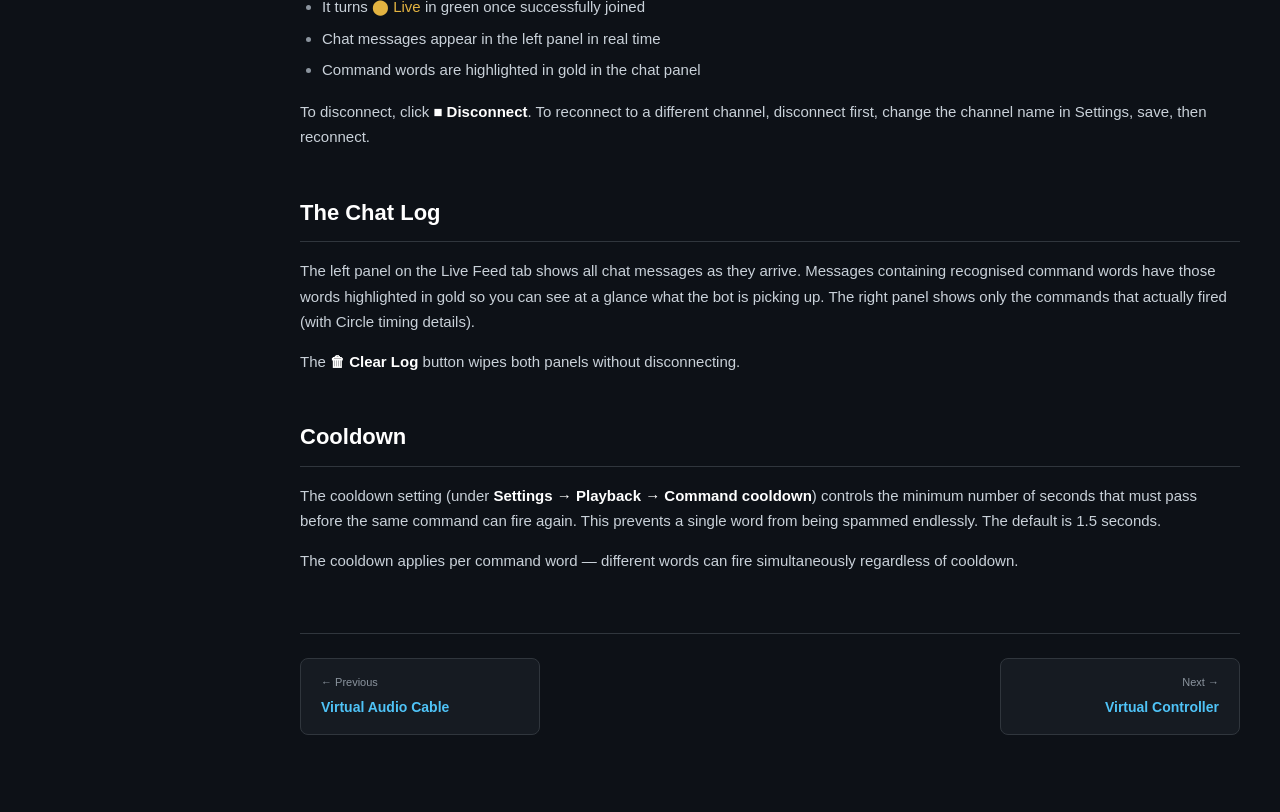
<file: docs/twitch.html>
<!DOCTYPE html>
<html lang="en">
<head><meta charset="UTF-8"><meta name="viewport" content="width=device-width, initial-scale=1.0">
<title>Twitch Connection — Lifeline Twitch Voice Controller</title>
<link rel="stylesheet" href="style.css"></head>
<body>
<nav class="sidebar">
  <div class="sidebar-logo"><div class="game-title">Lifeline: Operator's Side</div><div class="proj-title">Twitch Voice Controller</div></div>
  <div class="nav-section"><div class="nav-section-label">Getting Started</div>
    <a href="index.html">Introduction</a><a href="requirements.html">Requirements</a><a href="installation.html">Installation</a>
  </div>
  <div class="nav-section"><div class="nav-section-label">Setup Guides</div>
    <a href="virtual-audio.html">Virtual Audio Cable <span class="badge">Required</span></a>
    <a href="twitch.html" class="active">Twitch Connection</a><a href="controller.html">Virtual Controller</a>
    <a href="pcsx2.html">PCSX2 Configuration</a><a href="audio-files.html">Audio Files</a><a href="tts.html">Text-to-Speech</a>
  </div>
  <div class="nav-section"><div class="nav-section-label">Using the Bot</div>
    <a href="settings.html">Settings Reference</a><a href="commands.html">Commands List</a>
    <a href="timing.html">Circle Button Timing</a><a href="chat-buttons.html">Chat Button Commands</a>
  </div>
  <div class="nav-section"><div class="nav-section-label">Help</div><a href="troubleshooting.html">Troubleshooting</a></div>
</nav>
<main class="main">
  <div class="page-hero">
    <div class="eyebrow">Setup Guides</div>
    <h1>Twitch Connection</h1>
    <p class="lead">How to connect the bot to your Twitch channel so it can read chat messages.</p>
  </div>

  <h2>How It Works</h2>
  <p>The bot connects to Twitch using the IRC (Internet Relay Chat) protocol — the same underlying system Twitch uses for all chat. It reads every message in your channel and scans for recognised command words. It does not post messages to chat (it is read-only).</p>
  <p>To connect, it needs two things: your channel name and an OAuth token that proves it has permission to read your chat.</p>

  <h2>Getting Your OAuth Token</h2>
  <div class="callout info">
    <div class="callout-icon">ℹ️</div>
    <div class="callout-body"><p>An OAuth token is a password-like string that lets an application access your Twitch account without knowing your real password. This token only grants chat-read permission — it cannot stream on your behalf, change your settings, or do anything else.</p></div>
  </div>
  <div class="steps">
    <div class="step">
      <div class="step-num">1</div>
      <div class="step-content">
        <h4>Go to twitchapps.com/tmi</h4>
        <p>Open <a href="https://twitchapps.com/tmi/" target="_blank">twitchapps.com/tmi</a> in your browser. This is a simple Twitch-authorised tool specifically for generating IRC tokens.</p>
      </div>
    </div>
    <div class="step">
      <div class="step-num">2</div>
      <div class="step-content">
        <h4>Connect with Twitch</h4>
        <p>Click the <strong>Connect with Twitch</strong> button. You will be redirected to Twitch's login and authorisation page. Log in with the account you want the bot to use (usually your own streaming account).</p>
      </div>
    </div>
    <div class="step">
      <div class="step-num">3</div>
      <div class="step-content">
        <h4>Copy the token</h4>
        <p>After authorising, you will be shown a token that looks like <code>oauth:abcdefghij1234567890abcdefghij</code>. Copy the entire string including the <code>oauth:</code> prefix.</p>
      </div>
    </div>
    <div class="step">
      <div class="step-num">4</div>
      <div class="step-content">
        <h4>Paste into the bot</h4>
        <p>In the bot, go to <strong>⚙️ Settings → Twitch IRC → OAuth token</strong> and paste the token. The field shows asterisks to keep it hidden — this is normal.</p>
      </div>
    </div>
  </div>

  <div class="callout warning">
    <div class="callout-icon">⚠️</div>
    <div class="callout-body">
      <div class="callout-title">Keep your token private</div>
      <p>Treat the OAuth token like a password. Do not share it, paste it into stream, or commit it to a public GitHub repository. If it is ever exposed, revoke it at <a href="https://www.twitch.tv/settings/connections" target="_blank">twitch.tv/settings/connections</a> and generate a new one.</p>
    </div>
  </div>

  <h2>Channel Name</h2>
  <p>Enter your Twitch channel name in the <strong>Channel name</strong> field. This is just your username — do not include the <code>#</code> symbol. For example if your channel is <code>twitch.tv/mychannel</code>, enter <code>mychannel</code>.</p>
  <p>The bot can connect to any public Twitch channel, not just your own. If you want to monitor a different channel, enter that channel's name instead.</p>

  <h2>Connecting</h2>
  <p>After saving settings, go to the <strong>🎮 Live Feed</strong> tab and click <strong>▶ Connect</strong>.</p>
  <ul>
    <li>The indicator shows <em>⬤ Connecting…</em> in orange while the IRC handshake happens</li>
    <li>It turns <em>⬤ Live</em> in green once successfully joined</li>
    <li>Chat messages appear in the left panel in real time</li>
    <li>Command words are highlighted in gold in the chat panel</li>
  </ul>
  <p>To disconnect, click <strong>■ Disconnect</strong>. To reconnect to a different channel, disconnect first, change the channel name in Settings, save, then reconnect.</p>

  <h2>The Chat Log</h2>
  <p>The left panel on the Live Feed tab shows all chat messages as they arrive. Messages containing recognised command words have those words highlighted in gold so you can see at a glance what the bot is picking up. The right panel shows only the commands that actually fired (with Circle timing details).</p>
  <p>The <strong>🗑 Clear Log</strong> button wipes both panels without disconnecting.</p>

  <h2>Cooldown</h2>
  <p>The cooldown setting (under <strong>Settings → Playback → Command cooldown</strong>) controls the minimum number of seconds that must pass before the same command can fire again. This prevents a single word from being spammed endlessly. The default is 1.5 seconds.</p>
  <p>The cooldown applies per command word — different words can fire simultaneously regardless of cooldown.</p>

  <div class="page-nav">
    <a href="virtual-audio.html"><span class="nav-dir">← Previous</span><span class="nav-title">Virtual Audio Cable</span></a>
    <a href="controller.html" class="next"><span class="nav-dir">Next →</span><span class="nav-title">Virtual Controller</span></a>
  </div>
</main>
</body>
</html>
</file>
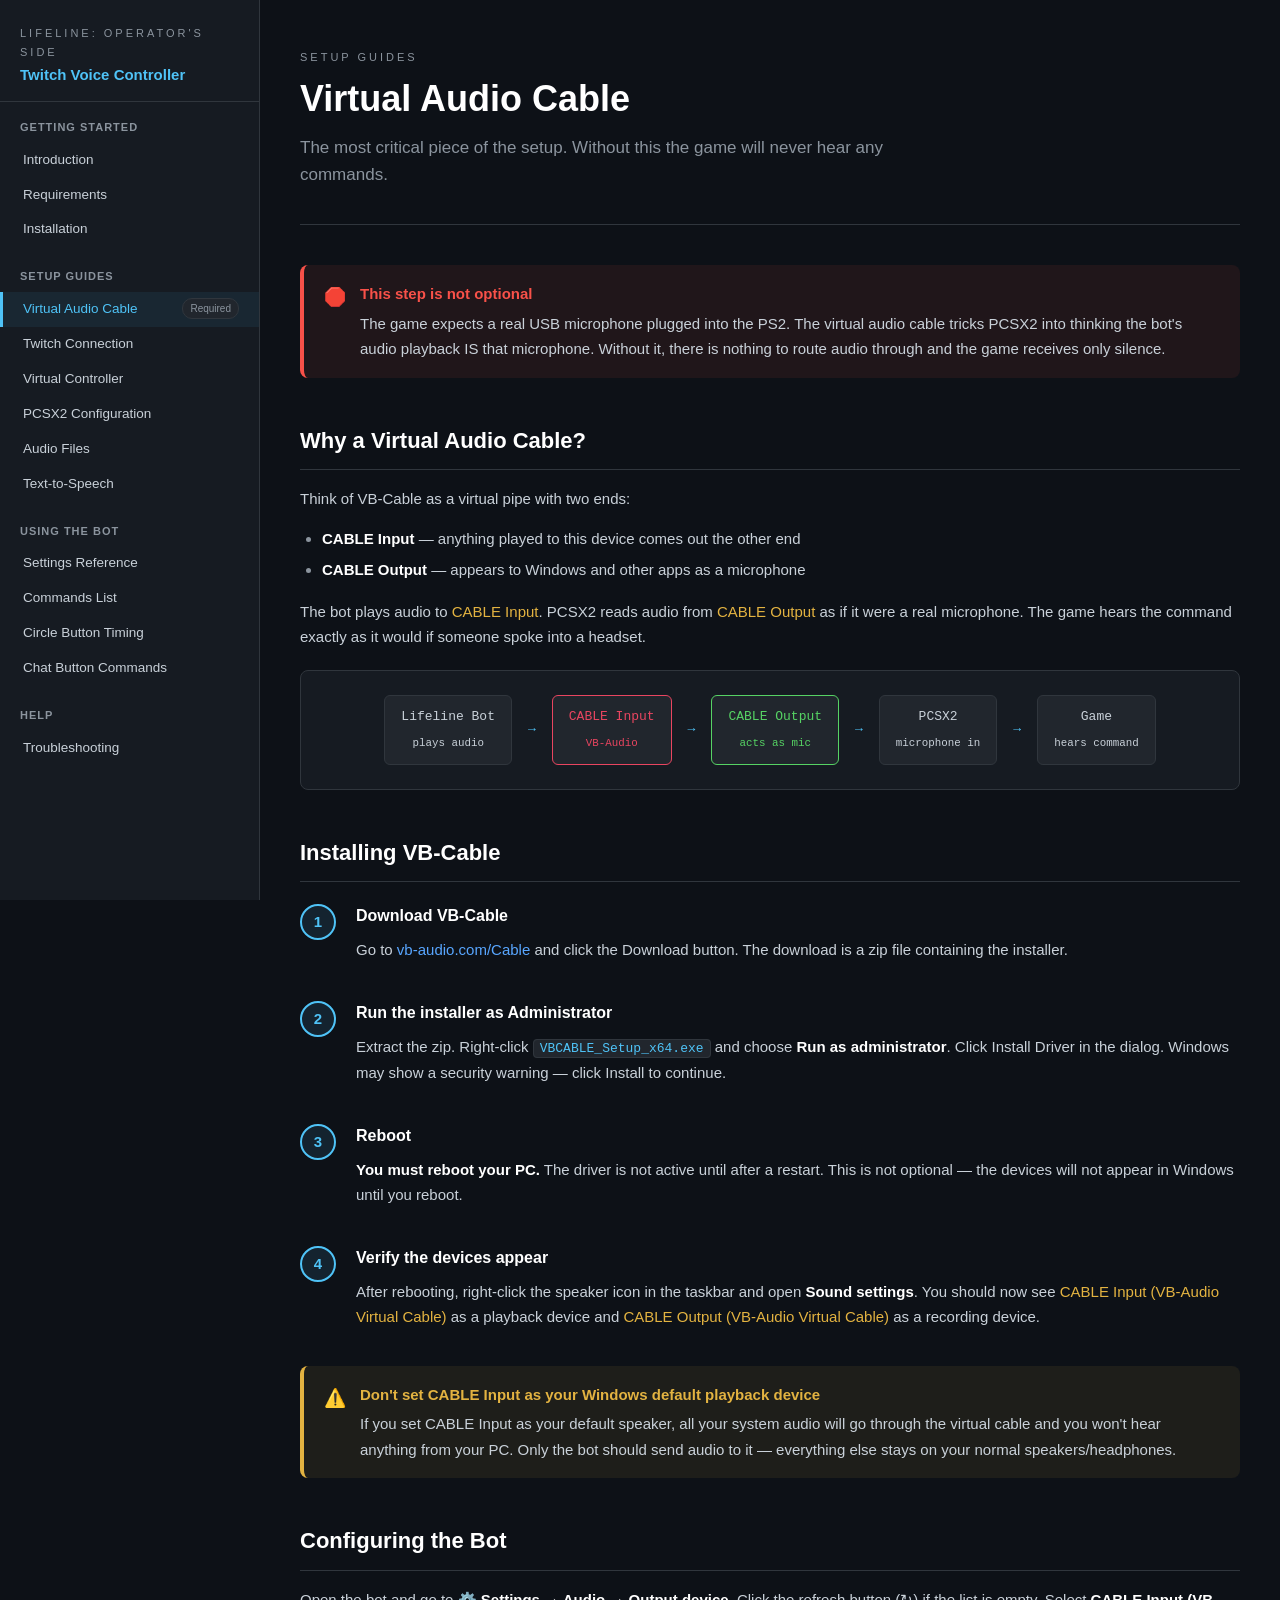
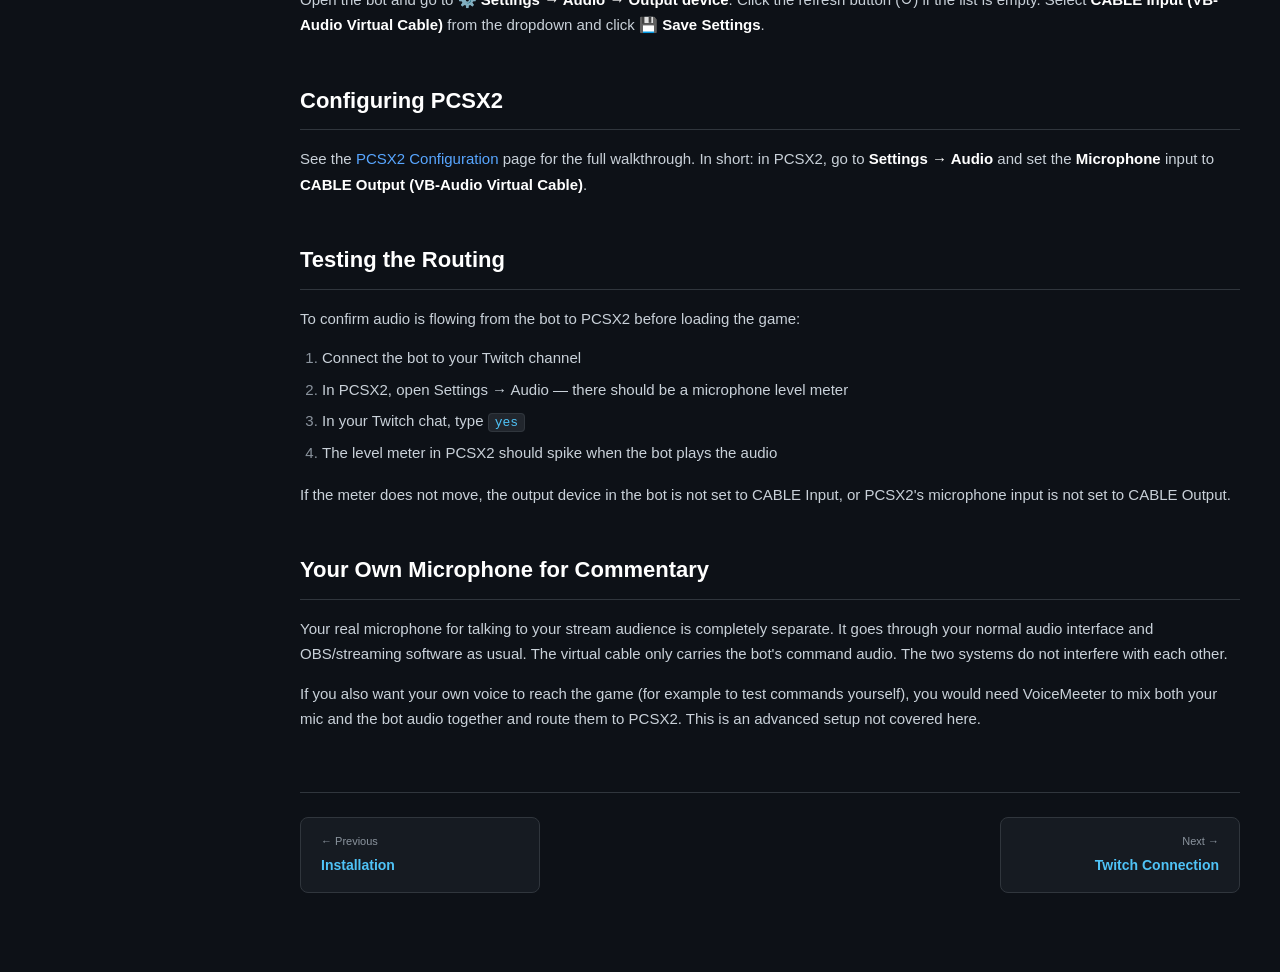
<file: docs/virtual-audio.html>
<!DOCTYPE html>
<html lang="en">
<head><meta charset="UTF-8"><meta name="viewport" content="width=device-width, initial-scale=1.0">
<title>Virtual Audio Cable — Lifeline Twitch Voice Controller</title>
<link rel="stylesheet" href="style.css"></head>
<body>
<nav class="sidebar">
  <div class="sidebar-logo"><div class="game-title">Lifeline: Operator's Side</div><div class="proj-title">Twitch Voice Controller</div></div>
  <div class="nav-section"><div class="nav-section-label">Getting Started</div>
    <a href="index.html">Introduction</a><a href="requirements.html">Requirements</a><a href="installation.html">Installation</a>
  </div>
  <div class="nav-section"><div class="nav-section-label">Setup Guides</div>
    <a href="virtual-audio.html" class="active">Virtual Audio Cable <span class="badge">Required</span></a>
    <a href="twitch.html">Twitch Connection</a><a href="controller.html">Virtual Controller</a>
    <a href="pcsx2.html">PCSX2 Configuration</a><a href="audio-files.html">Audio Files</a><a href="tts.html">Text-to-Speech</a>
  </div>
  <div class="nav-section"><div class="nav-section-label">Using the Bot</div>
    <a href="settings.html">Settings Reference</a><a href="commands.html">Commands List</a>
    <a href="timing.html">Circle Button Timing</a><a href="chat-buttons.html">Chat Button Commands</a>
  </div>
  <div class="nav-section"><div class="nav-section-label">Help</div><a href="troubleshooting.html">Troubleshooting</a></div>
</nav>
<main class="main">
  <div class="page-hero">
    <div class="eyebrow">Setup Guides</div>
    <h1>Virtual Audio Cable</h1>
    <p class="lead">The most critical piece of the setup. Without this the game will never hear any commands.</p>
  </div>

  <div class="callout danger">
    <div class="callout-icon">🛑</div>
    <div class="callout-body">
      <div class="callout-title">This step is not optional</div>
      <p>The game expects a real USB microphone plugged into the PS2. The virtual audio cable tricks PCSX2 into thinking the bot's audio playback IS that microphone. Without it, there is nothing to route audio through and the game receives only silence.</p>
    </div>
  </div>

  <h2>Why a Virtual Audio Cable?</h2>
  <p>Think of VB-Cable as a virtual pipe with two ends:</p>
  <ul>
    <li><strong>CABLE Input</strong> — anything played to this device comes out the other end</li>
    <li><strong>CABLE Output</strong> — appears to Windows and other apps as a microphone</li>
  </ul>
  <p>The bot plays audio to <em>CABLE Input</em>. PCSX2 reads audio from <em>CABLE Output</em> as if it were a real microphone. The game hears the command exactly as it would if someone spoke into a headset.</p>

  <div class="diagram">
    <div style="display:flex;align-items:center;justify-content:center;gap:8px;flex-wrap:wrap;">
      <div><div class="box">Lifeline Bot<br><small>plays audio</small></div></div>
      <span class="arrow">→</span>
      <div><div class="box" style="border-color:#e94560;color:#e94560;">CABLE Input<br><small>VB-Audio</small></div></div>
      <span class="arrow">→</span>
      <div><div class="box" style="border-color:#56d364;color:#56d364;">CABLE Output<br><small>acts as mic</small></div></div>
      <span class="arrow">→</span>
      <div><div class="box">PCSX2<br><small>microphone in</small></div></div>
      <span class="arrow">→</span>
      <div><div class="box">Game<br><small>hears command</small></div></div>
    </div>
  </div>

  <h2>Installing VB-Cable</h2>
  <div class="steps">
    <div class="step">
      <div class="step-num">1</div>
      <div class="step-content">
        <h4>Download VB-Cable</h4>
        <p>Go to <a href="https://vb-audio.com/Cable" target="_blank">vb-audio.com/Cable</a> and click the Download button. The download is a zip file containing the installer.</p>
      </div>
    </div>
    <div class="step">
      <div class="step-num">2</div>
      <div class="step-content">
        <h4>Run the installer as Administrator</h4>
        <p>Extract the zip. Right-click <code>VBCABLE_Setup_x64.exe</code> and choose <strong>Run as administrator</strong>. Click Install Driver in the dialog. Windows may show a security warning — click Install to continue.</p>
      </div>
    </div>
    <div class="step">
      <div class="step-num">3</div>
      <div class="step-content">
        <h4>Reboot</h4>
        <p><strong>You must reboot your PC.</strong> The driver is not active until after a restart. This is not optional — the devices will not appear in Windows until you reboot.</p>
      </div>
    </div>
    <div class="step">
      <div class="step-num">4</div>
      <div class="step-content">
        <h4>Verify the devices appear</h4>
        <p>After rebooting, right-click the speaker icon in the taskbar and open <strong>Sound settings</strong>. You should now see <em>CABLE Input (VB-Audio Virtual Cable)</em> as a playback device and <em>CABLE Output (VB-Audio Virtual Cable)</em> as a recording device.</p>
      </div>
    </div>
  </div>

  <div class="callout warning">
    <div class="callout-icon">⚠️</div>
    <div class="callout-body">
      <div class="callout-title">Don't set CABLE Input as your Windows default playback device</div>
      <p>If you set CABLE Input as your default speaker, all your system audio will go through the virtual cable and you won't hear anything from your PC. Only the bot should send audio to it — everything else stays on your normal speakers/headphones.</p>
    </div>
  </div>

  <h2>Configuring the Bot</h2>
  <p>Open the bot and go to <strong>⚙️ Settings → Audio → Output device</strong>. Click the refresh button (↻) if the list is empty. Select <strong>CABLE Input (VB-Audio Virtual Cable)</strong> from the dropdown and click <strong>💾 Save Settings</strong>.</p>

  <h2>Configuring PCSX2</h2>
  <p>See the <a href="pcsx2.html">PCSX2 Configuration</a> page for the full walkthrough. In short: in PCSX2, go to <strong>Settings → Audio</strong> and set the <strong>Microphone</strong> input to <strong>CABLE Output (VB-Audio Virtual Cable)</strong>.</p>

  <h2>Testing the Routing</h2>
  <p>To confirm audio is flowing from the bot to PCSX2 before loading the game:</p>
  <ol>
    <li>Connect the bot to your Twitch channel</li>
    <li>In PCSX2, open Settings → Audio — there should be a microphone level meter</li>
    <li>In your Twitch chat, type <code>yes</code></li>
    <li>The level meter in PCSX2 should spike when the bot plays the audio</li>
  </ol>
  <p>If the meter does not move, the output device in the bot is not set to CABLE Input, or PCSX2's microphone input is not set to CABLE Output.</p>

  <h2>Your Own Microphone for Commentary</h2>
  <p>Your real microphone for talking to your stream audience is completely separate. It goes through your normal audio interface and OBS/streaming software as usual. The virtual cable only carries the bot's command audio. The two systems do not interfere with each other.</p>
  <p>If you also want your own voice to reach the game (for example to test commands yourself), you would need VoiceMeeter to mix both your mic and the bot audio together and route them to PCSX2. This is an advanced setup not covered here.</p>

  <div class="page-nav">
    <a href="installation.html"><span class="nav-dir">← Previous</span><span class="nav-title">Installation</span></a>
    <a href="twitch.html" class="next"><span class="nav-dir">Next →</span><span class="nav-title">Twitch Connection</span></a>
  </div>
</main>
</body>
</html>
</file>
<file: docs/style.css>
/* ── Reset & base ── */
*, *::before, *::after { box-sizing: border-box; margin: 0; padding: 0; }

:root {
  --bg:        #0d1117;
  --bg2:       #161b22;
  --bg3:       #21262d;
  --border:    #30363d;
  --text:      #c9d1d9;
  --muted:     #8b949e;
  --accent:    #4fc3f7;
  --accent2:   #e94560;
  --green:     #56d364;
  --amber:     #e3b341;
  --purple:    #bc8cff;
  --red:       #f85149;
  --link:      #58a6ff;
  --nav-w:     260px;
  --content-max: 860px;
  --radius:    8px;
  --font-mono: 'Consolas', 'SF Mono', monospace;
}

html { scroll-behavior: smooth; }

body {
  background: var(--bg);
  color: var(--text);
  font-family: -apple-system, BlinkMacSystemFont, 'Segoe UI', sans-serif;
  font-size: 15px;
  line-height: 1.7;
  display: flex;
  min-height: 100vh;
}

/* ── Sidebar nav ── */
.sidebar {
  width: var(--nav-w);
  min-height: 100vh;
  background: var(--bg2);
  border-right: 1px solid var(--border);
  position: fixed;
  top: 0; left: 0;
  overflow-y: auto;
  padding-bottom: 40px;
  z-index: 100;
}

.sidebar-logo {
  padding: 24px 20px 16px;
  border-bottom: 1px solid var(--border);
}
.sidebar-logo .game-title {
  font-size: 11px;
  letter-spacing: 3px;
  text-transform: uppercase;
  color: var(--muted);
  margin-bottom: 4px;
}
.sidebar-logo .proj-title {
  font-size: 15px;
  font-weight: 700;
  color: var(--accent);
  line-height: 1.3;
}

.nav-section {
  padding: 16px 0 4px;
}
.nav-section-label {
  padding: 0 20px 6px;
  font-size: 11px;
  font-weight: 600;
  letter-spacing: 1px;
  text-transform: uppercase;
  color: var(--muted);
}
.nav-section a {
  display: block;
  padding: 6px 20px;
  font-size: 13.5px;
  color: var(--text);
  text-decoration: none;
  border-left: 3px solid transparent;
  transition: all 0.15s;
}
.nav-section a:hover { background: var(--bg3); color: var(--accent); }
.nav-section a.active { border-left-color: var(--accent); color: var(--accent); background: rgba(79,195,247,0.07); }
.nav-section a .badge {
  float: right;
  font-size: 10px;
  background: var(--bg3);
  border: 1px solid var(--border);
  border-radius: 10px;
  padding: 1px 7px;
  color: var(--muted);
}

/* ── Main content ── */
.main {
  margin-left: var(--nav-w);
  flex: 1;
  padding: 0 40px 80px;
  max-width: calc(var(--nav-w) + var(--content-max) + 80px);
}

.page-hero {
  padding: 48px 0 36px;
  border-bottom: 1px solid var(--border);
  margin-bottom: 40px;
}
.page-hero .eyebrow {
  font-size: 11px;
  letter-spacing: 3px;
  text-transform: uppercase;
  color: var(--muted);
  margin-bottom: 10px;
}
.page-hero h1 {
  font-size: 36px;
  font-weight: 800;
  color: #fff;
  line-height: 1.2;
  margin-bottom: 14px;
}
.page-hero .lead {
  font-size: 17px;
  color: var(--muted);
  max-width: 640px;
  line-height: 1.6;
}

/* ── Content styles ── */
h2 {
  font-size: 22px;
  font-weight: 700;
  color: #fff;
  margin: 44px 0 16px;
  padding-bottom: 10px;
  border-bottom: 1px solid var(--border);
}
h3 { font-size: 17px; font-weight: 600; color: var(--accent); margin: 28px 0 10px; }
h4 { font-size: 14px; font-weight: 600; color: var(--amber); margin: 20px 0 8px; text-transform: uppercase; letter-spacing: 0.5px; }

p { margin-bottom: 14px; color: var(--text); }
p:last-child { margin-bottom: 0; }

a { color: var(--link); text-decoration: none; }
a:hover { text-decoration: underline; }

strong { color: #fff; font-weight: 600; }
em { color: var(--amber); font-style: normal; font-weight: 500; }

ul, ol { padding-left: 22px; margin-bottom: 16px; }
li { margin-bottom: 6px; }
li::marker { color: var(--muted); }

/* ── Code ── */
code {
  font-family: var(--font-mono);
  font-size: 13px;
  background: var(--bg3);
  border: 1px solid var(--border);
  border-radius: 4px;
  padding: 1px 6px;
  color: var(--accent);
}

pre {
  background: var(--bg2);
  border: 1px solid var(--border);
  border-radius: var(--radius);
  padding: 20px 24px;
  overflow-x: auto;
  margin: 18px 0;
  position: relative;
}
pre code {
  background: none;
  border: none;
  padding: 0;
  font-size: 13.5px;
  color: var(--text);
  line-height: 1.6;
}
.pre-label {
  font-size: 10px;
  letter-spacing: 2px;
  text-transform: uppercase;
  color: var(--muted);
  margin-bottom: 6px;
  display: block;
}

/* ── Callout boxes ── */
.callout {
  border-radius: var(--radius);
  padding: 16px 20px;
  margin: 20px 0;
  border-left: 4px solid;
  display: flex;
  gap: 14px;
  align-items: flex-start;
}
.callout-icon { font-size: 18px; flex-shrink: 0; margin-top: 1px; }
.callout-body { flex: 1; }
.callout-body p { margin: 0; }
.callout-body p + p { margin-top: 8px; }
.callout.warning { background: rgba(227,179,65,0.08); border-color: var(--amber); }
.callout.info    { background: rgba(79,195,247,0.07); border-color: var(--accent); }
.callout.success { background: rgba(86,211,100,0.07); border-color: var(--green); }
.callout.danger  { background: rgba(248,81,73,0.08);  border-color: var(--red); }
.callout.warning .callout-title { color: var(--amber); font-weight: 700; margin-bottom: 4px; }
.callout.info    .callout-title { color: var(--accent); font-weight: 700; margin-bottom: 4px; }
.callout.success .callout-title { color: var(--green); font-weight: 700; margin-bottom: 4px; }
.callout.danger  .callout-title { color: var(--red); font-weight: 700; margin-bottom: 4px; }

/* ── Tables ── */
table { width: 100%; border-collapse: collapse; margin: 18px 0; font-size: 14px; }
th { background: var(--bg3); color: var(--muted); font-weight: 600; text-align: left; padding: 10px 14px; border: 1px solid var(--border); font-size: 12px; letter-spacing: 0.5px; text-transform: uppercase; }
td { padding: 10px 14px; border: 1px solid var(--border); vertical-align: top; }
tr:nth-child(even) td { background: rgba(255,255,255,0.02); }

/* ── Steps ── */
.steps { margin: 20px 0; }
.step {
  display: flex;
  gap: 20px;
  margin-bottom: 28px;
  align-items: flex-start;
}
.step-num {
  width: 36px; height: 36px;
  border-radius: 50%;
  background: rgba(79,195,247,0.1);
  border: 2px solid var(--accent);
  display: flex; align-items: center; justify-content: center;
  font-weight: 800;
  color: var(--accent);
  font-size: 15px;
  flex-shrink: 0;
  margin-top: 2px;
}
.step-content { flex: 1; }
.step-content h4 { margin: 0 0 8px; color: #fff; text-transform: none; letter-spacing: 0; font-size: 16px; }
.step-content p { margin-bottom: 8px; }

/* ── Diagram ── */
.diagram {
  background: var(--bg2);
  border: 1px solid var(--border);
  border-radius: var(--radius);
  padding: 24px;
  text-align: center;
  margin: 20px 0;
  font-family: var(--font-mono);
  font-size: 13px;
  color: var(--muted);
  line-height: 2;
}
.diagram .box {
  display: inline-block;
  border: 1px solid var(--border);
  border-radius: 6px;
  padding: 8px 16px;
  background: var(--bg3);
  color: var(--text);
  white-space: nowrap;
}
.diagram .arrow { color: var(--accent); margin: 0 8px; }
.diagram .label { display: block; font-size: 10px; color: var(--muted); margin-top: -4px; }

/* ── Tags / badges ── */
.tag-grid { display: flex; flex-wrap: wrap; gap: 6px; margin: 12px 0; }
.tag {
  font-family: var(--font-mono);
  font-size: 12px;
  padding: 3px 10px;
  border-radius: 4px;
  background: rgba(79,195,247,0.08);
  border: 1px solid rgba(79,195,247,0.2);
  color: var(--accent);
  white-space: nowrap;
}
.tag.amber { background: rgba(227,179,65,0.08); border-color: rgba(227,179,65,0.25); color: var(--amber); }
.tag.green { background: rgba(86,211,100,0.08); border-color: rgba(86,211,100,0.25); color: var(--green); }
.tag.purple { background: rgba(188,140,255,0.08); border-color: rgba(188,140,255,0.25); color: var(--purple); }
.tag.red { background: rgba(248,81,73,0.08); border-color: rgba(248,81,73,0.25); color: var(--red); }

/* ── Timing viz ── */
.timeline {
  display: flex;
  align-items: center;
  gap: 0;
  margin: 20px 0;
  flex-wrap: wrap;
  gap: 2px;
}
.tl-item {
  display: flex;
  flex-direction: column;
  align-items: center;
  gap: 4px;
}
.tl-box {
  padding: 10px 16px;
  border-radius: 6px;
  font-family: var(--font-mono);
  font-size: 12px;
  font-weight: 700;
  white-space: nowrap;
}
.tl-box.press  { background: rgba(248,81,73,0.15); border: 2px solid var(--red); color: var(--red); }
.tl-box.pause  { background: rgba(227,179,65,0.1); border: 2px solid var(--amber); color: var(--amber); }
.tl-box.audio  { background: rgba(86,211,100,0.1); border: 2px solid var(--green); color: var(--green); }
.tl-box.release { background: rgba(79,195,247,0.1); border: 2px solid var(--accent); color: var(--accent); }
.tl-label { font-size: 10px; color: var(--muted); text-align: center; }
.tl-arrow { color: var(--muted); font-size: 18px; margin: 0 4px; align-self: center; padding-bottom: 16px; }

/* ── Page nav footer ── */
.page-nav {
  display: flex;
  justify-content: space-between;
  margin-top: 60px;
  padding-top: 24px;
  border-top: 1px solid var(--border);
  gap: 20px;
}
.page-nav a {
  display: flex;
  flex-direction: column;
  gap: 4px;
  padding: 14px 20px;
  background: var(--bg2);
  border: 1px solid var(--border);
  border-radius: var(--radius);
  text-decoration: none;
  flex: 1;
  max-width: 240px;
  transition: border-color 0.15s;
}
.page-nav a:hover { border-color: var(--accent); }
.page-nav a .nav-dir { font-size: 11px; color: var(--muted); }
.page-nav a .nav-title { font-size: 14px; font-weight: 600; color: var(--accent); }
.page-nav .next { text-align: right; margin-left: auto; }

/* ── Responsive ── */
@media (max-width: 768px) {
  .sidebar { display: none; }
  .main { margin-left: 0; padding: 0 20px 60px; }
}
</file>
